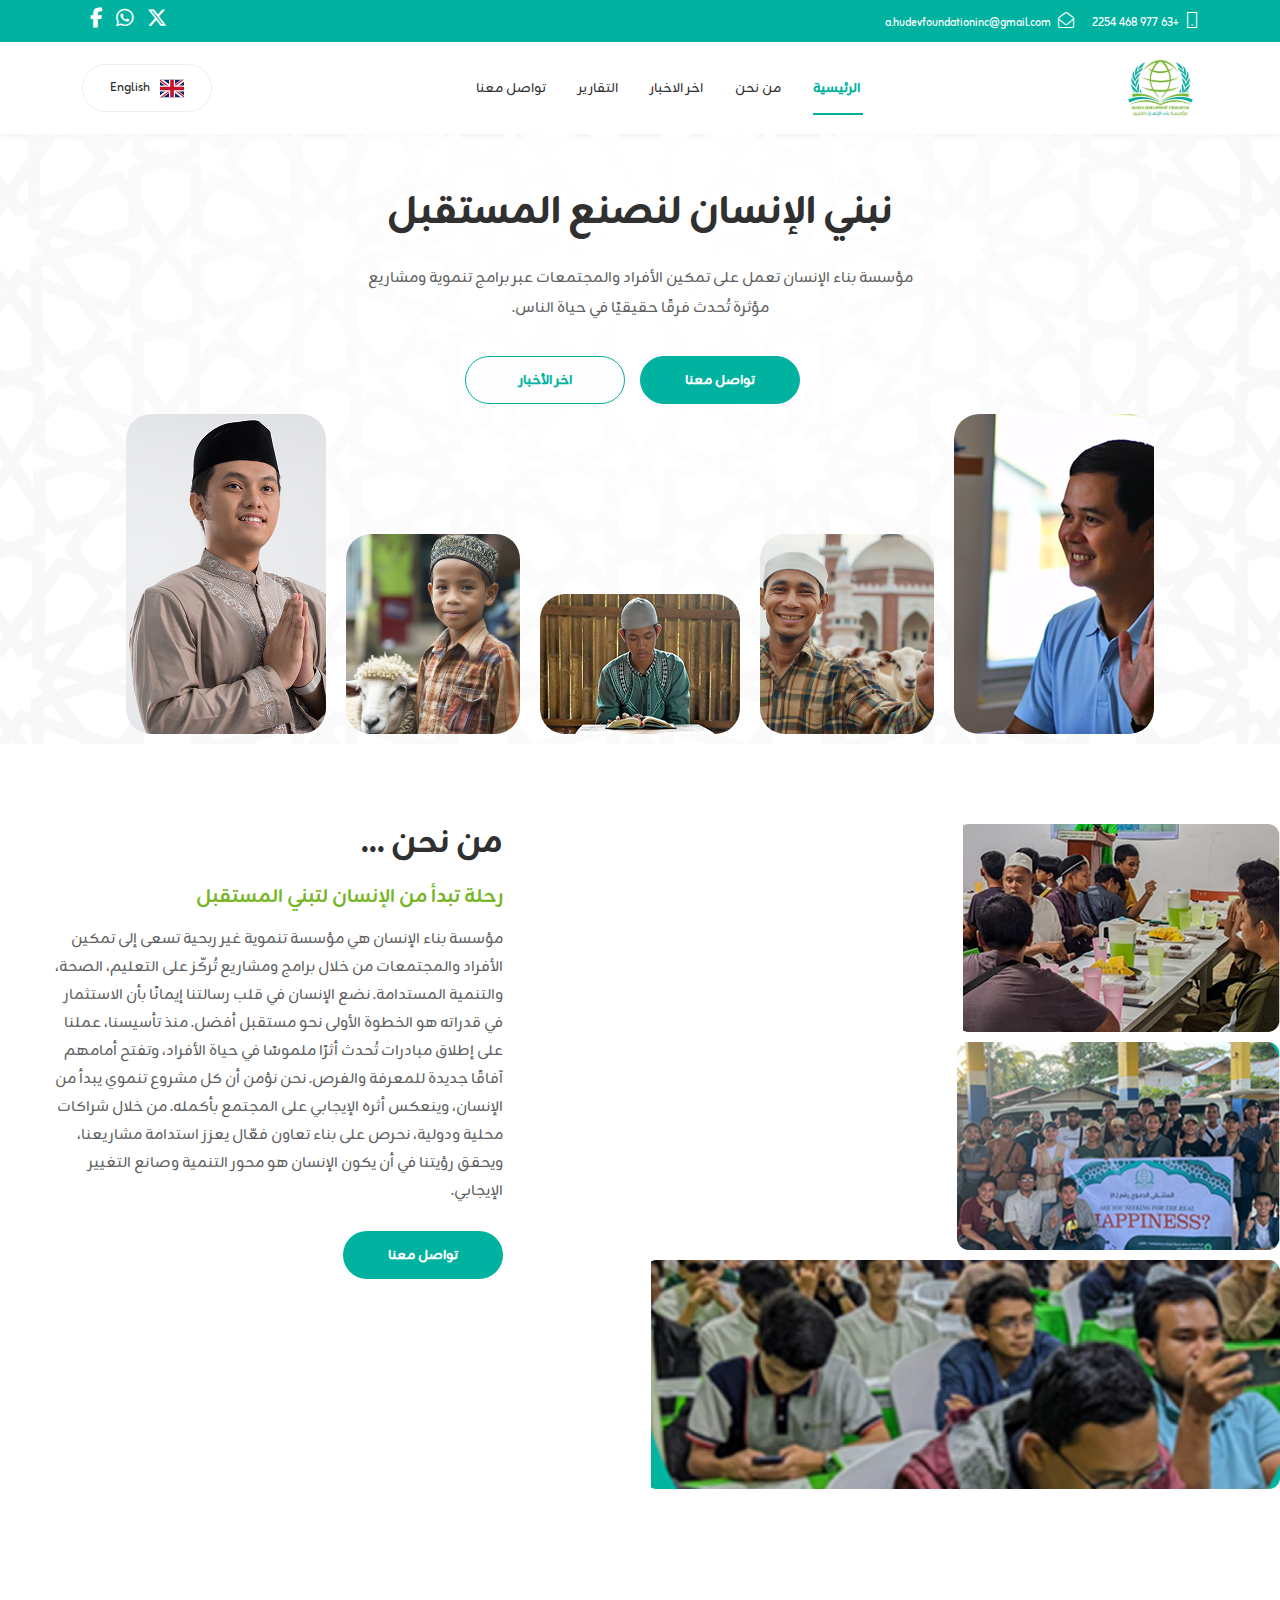
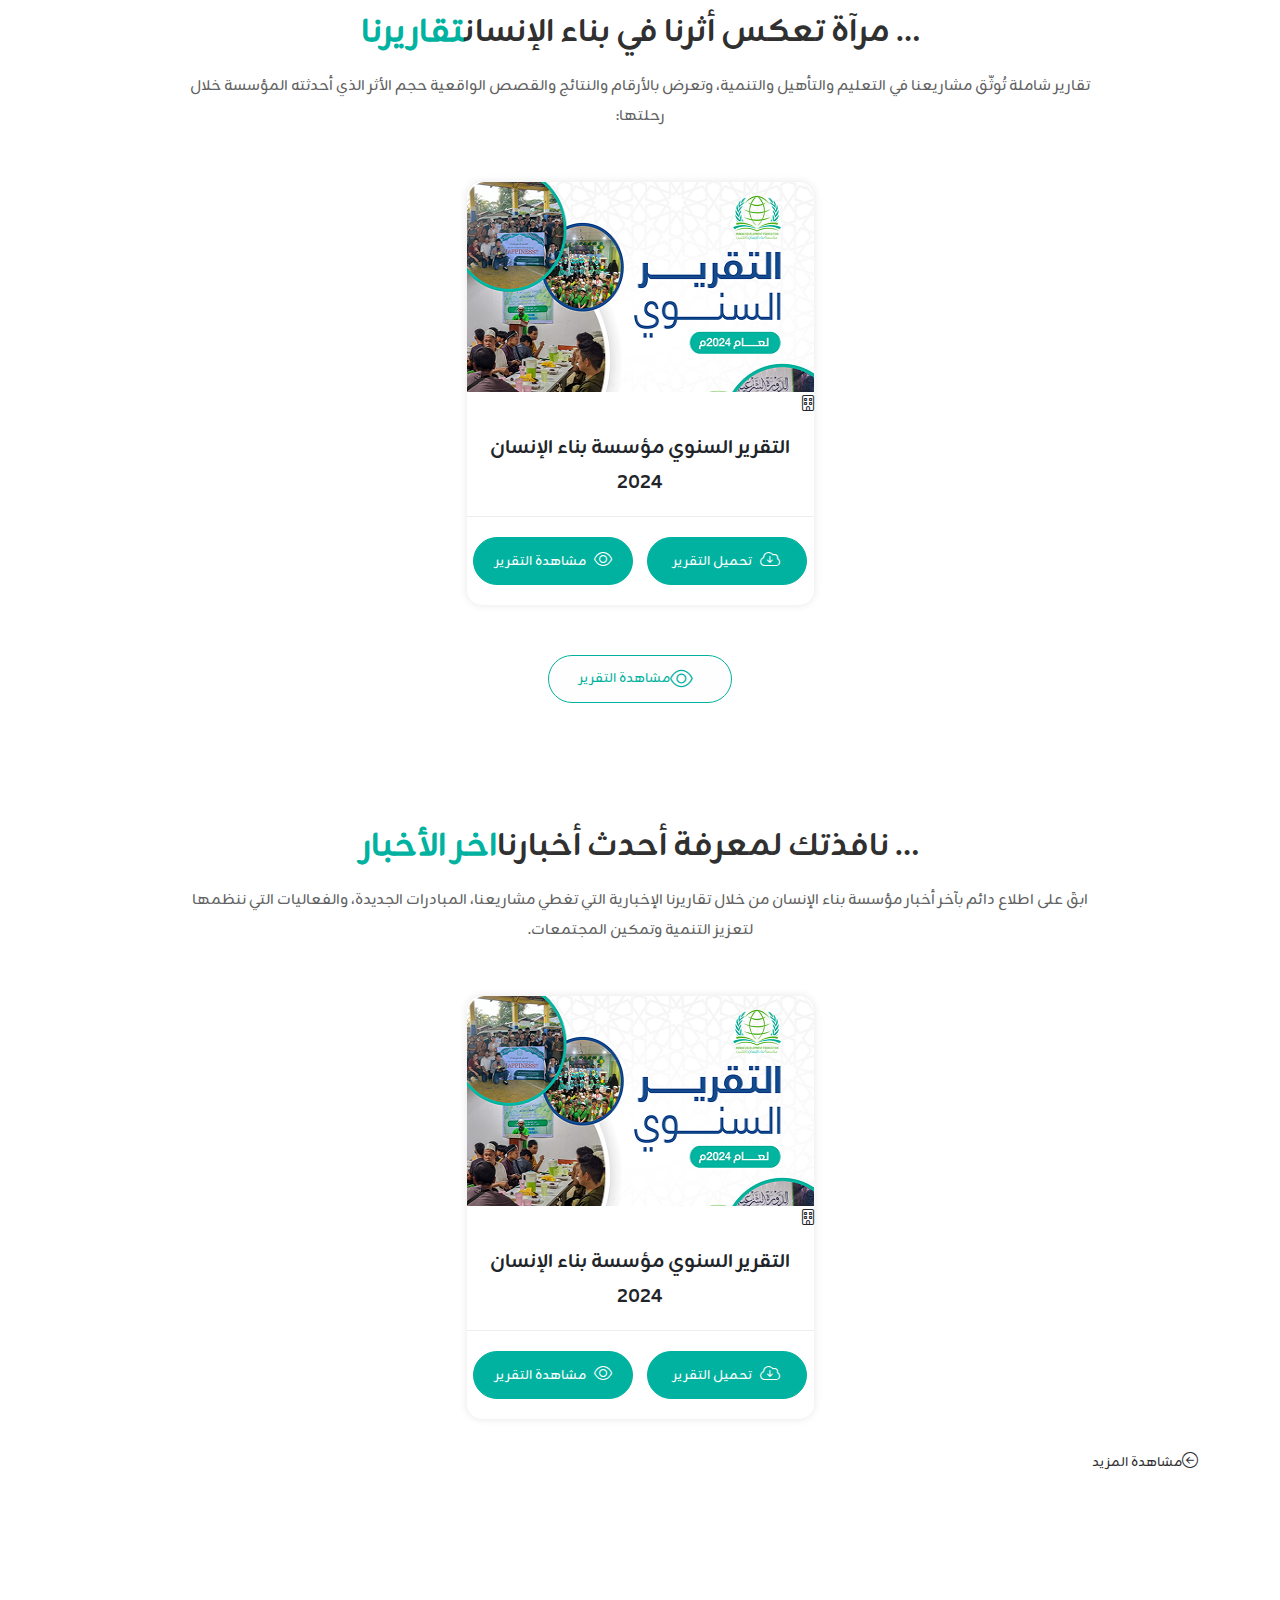
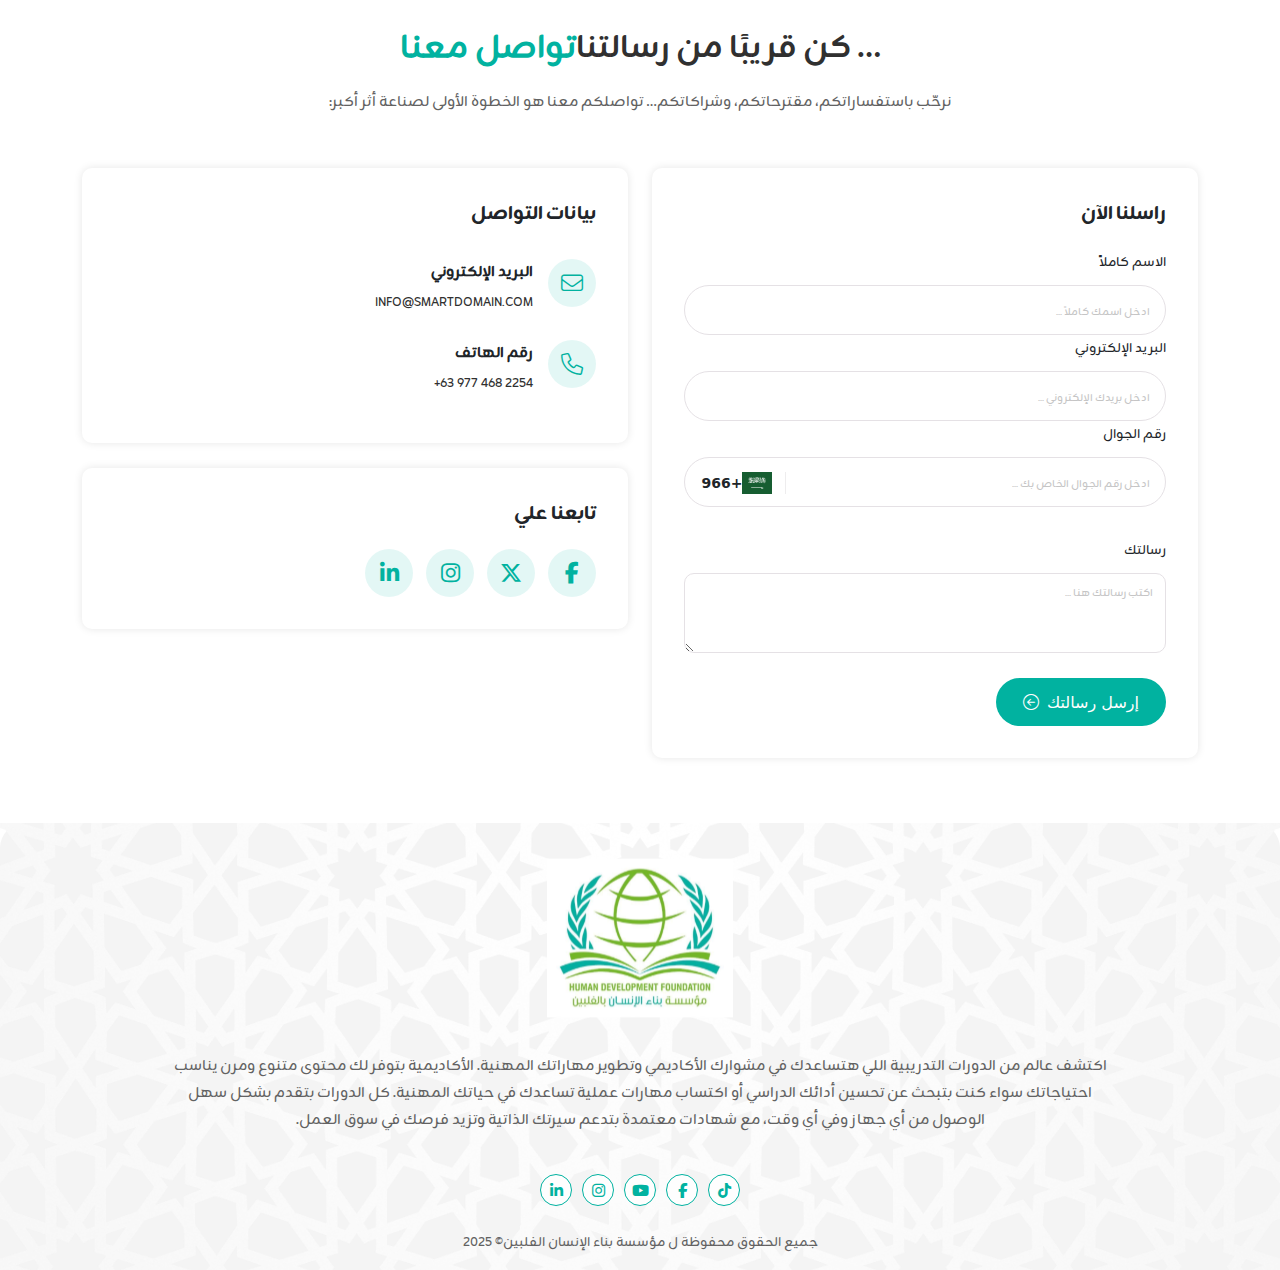
<file: index.html>
<!DOCTYPE html>
<html dir="rtl" lang="ar">
  <head>
    <meta charset="UTF-8" />
    <meta name="viewport" content="width=device-width, initial-scale=1, shrink-to-fit=no, user-scalable=no"
    />
    <title>HUMAN DEVELOPMENT FOUNDATION</title>
    <link rel="shortcut icon" type="img/png" href="images/fav.png" />    
    <link rel="stylesheet" href="css/bootstrap.rtl.min.css" />
    <link rel="stylesheet" href="css/owl.carousel.min.css">
    <link rel="stylesheet" href="css/fontawesome.min.css" />
    <link rel="stylesheet" href="css/main.css" />
  </head>
  <body>
        <div class="overlay" id="closeNav"></div>
    <!-- Start Header -->
      <header>
    <div class="top-head">
              <div class="head-contacts">
                        <div class="container">
                            <div class="head-contacts">
                              <div class="top-head-contacts">
                                    <a href="tel:00966590420242">
                                      <i class="fa-sharp fa-light fa-mobile-button"></i>
                                      +63 977 468 2254
                                    </a>
                        
                                    <a href="#!">
                                    <i class="fa-light fa-envelope-open"></i>
                                    a.hudevfoundationinc@gmail.com
                                    </a>
                              </div>
                    
                                <div class="top-social">
                                    <a href="#!" class="social-link fixall"><i class="fa-brands fa-x-twitter"></i></a>
                                    <a href="#!" class="social-link fixall "><i class="fa-brands fa-whatsapp"></i></a>
                                    <a href="#!" class="social-link fixall"><i class="fa-brands fa-facebook-f"></i></a>
                                </div>
                            </div>
                        </div>
                </div>
      <div class="container">

        <div class="top-head-flex">
          <div class="logo-head">
              <a href="index.html">
                <img src="images/logo.svg" class="img-fluid" alt="HUMAN DEVELOPMENT FOUNDATION">
              </a>
          </div>
            <div class="menu-head">
              <div class="menu">
                <ul class="list-unstyled list-inline">
                  <li>
                      <a href="#!" class="active">الرئيسية</a>
                  </li>
                  <li>
                      <a href="#!" >من نحن</a>
                  </li>
                  <li>
                      <a href="#!" >اخر الاخبار</a>
                  </li>
                  <li>
                      <a href="services.html" >التقارير</a>
                  </li>
                  <li>
                      <a href="latest.html" >تواصل معنا</a>
                  </li>
                </ul>
              </div>
            </div>
            <div class="button-head">

              <a href="#!" class="lang-head">
                <img src="images/uk.svg" class="img-fluid" alt="lang"> English

              </a>
              <div class="side-menu">
                <div id="mySidenav" class="sidenav">
                    <a href="javascript:void(0)" class="closebtn" id="closeNav">&times;</a>
                    <ul class="list-unstyled">
                        <li>
                        <a href="#!" class="active">الرئيسية</a>
                        </li>
                        <li>
                            <a href="#!" >من نحن</a>
                        </li>
                        <li>
                            <a href="#!" >اخر الاخبار</a>
                        </li>
                        <li>
                            <a href="services.html" >التقارير</a>
                        </li>
                        <li>
                            <a href="latest.html" >تواصل معنا</a>
                        </li>
    
                    </ul>

                </div>
           
                <span id="openNav">
                   
                        <div class="open-side">
                          <i class="fa-solid fa-bars-staggered"></i>
                        </div>
                    
            
                </span>
              </div>
            </div>
        </div>
      </div>
    </div>
      </header>
    <!-- End Header -->
     <section class="home-section">
        <div class="container">
            <div class="home-content">
                <h1>نبني الإنسان لنصنع المستقبل</h1>
                <p>مؤسسة بناء الإنسان تعمل على تمكين الأفراد والمجتمعات عبر برامج تنموية ومشاريع مؤثرة تُحدث فرقًا حقيقيًا في حياة الناس.</p>
                <div class="home-contect-link">
                  <a href="#!" class="link-main">تواصل معنا</a>
                  <a href="#!" class="link-sec">اخر الأخبار</a>
                </div>
            </div>
            <div class="home-photo">
              <img src="images/header1.png" class="img-fluid one" alt="home-photo">
              <img src="images/header2.png" class="img-fluid sec" alt="home-photo">
              <img src="images/header3.png" class="img-fluid thirt" alt="home-photo">
              <img src="images/header4.png" class="img-fluid sec" alt="home-photo">
              <img src="images/header5.png" class="img-fluid one" alt="home-photo">
            </div>
        </div>
      </section>
            <!-- About-Home -->
    <section class="about-home-section">

        <div class="about-home-flex">
          <div class="about-home-photo">
            <div class="about-photo-flex">
              <img src="images/about1.png" class="img-fluid" alt="#">
              <img src="images/about-2.png" class="img-fluid" alt="#">
              <img src="images/about-3.png" class="img-fluid" alt="#">
            </div>
            
          </div>
          <div class="about-home-title">
            <h3 class="">من نحن ...</h3>
            <span>رحلة تبدأ من الإنسان لتبني المستقبل</span>
            <p class="about-content">
             مؤسسة بناء الإنسان هي مؤسسة تنموية غير ربحية تسعى إلى تمكين الأفراد والمجتمعات من خلال برامج ومشاريع تُركّز على التعليم، الصحة، والتنمية المستدامة. نضع الإنسان في قلب رسالتنا إيمانًا بأن الاستثمار في قدراته هو الخطوة الأولى نحو مستقبل أفضل.
منذ تأسيسنا، عملنا على إطلاق مبادرات تُحدث أثرًا ملموسًا في حياة الأفراد، وتفتح أمامهم آفاقًا جديدة للمعرفة والفرص. نحن نؤمن أن كل مشروع تنموي يبدأ من الإنسان، وينعكس أثره الإيجابي على المجتمع بأكمله.
من خلال شراكات محلية ودولية، نحرص على بناء تعاون فعّال يعزز استدامة مشاريعنا، ويحقق رؤيتنا في أن يكون الإنسان هو محور التنمية وصانع التغيير الإيجابي.
            </p>

            <a href="#!" class="button-about-home">
             تواصل معنا
            </a>
          </div>
          

      </div>
      
    </section>
   <!-- About-Home -->
        <!-- start Services-Home -->
     <section class="services-home-section">
        <div class="container">
          <div class="services-home-title">
            <h3> … مرآة تعكس أثرنا في بناء الإنسان<span>تقاريرنا</span></h3>
            <p>تقارير  شاملة تُوثّق مشاريعنا في التعليم والتأهيل والتنمية، وتعرض بالأرقام والنتائج والقصص الواقعية حجم الأثر الذي أحدثته المؤسسة خلال رحلتها:</p>
          </div>
              <div class="services-blogs-home">
                <div class="service-flex">
                  <div class="service-item">
                    <div class="service-photo">
                      <img src="images/re1.png" class="img-fluid" alt="#">
                    </div>
                    <div class="service-title">
                      <i class="fa-light fa-building"></i>
                      <h4>التقرير السنوي مؤسسة بناء الإنسان ٢٠٢٤</h4>
                        <div class="service-link">
                          <a href="./pdf/55.pdf" class="serv-down" target="blank"><i class="fa-light fa-cloud-arrow-down"></i>تحميل التقرير</a>
                          <a href="#!" class="serv-down" target="blank"><i class="fal fa-eye"></i>مشاهدة التقرير</a>
                        </div>
                    </div>
                  </div>

                </div>
              </div>

              <div class="service-more-link">
                  <a href="#!" class="serv-down" target="blank"><i class="fal fa-eye"></i>مشاهدة التقرير</a>
              </div>
        </div>
      </section>
    <!-- End Services-Home -->
             <!-- start news-Home -->
     <section class="news-home-section">
        <div class="container">
          <div class="services-home-title">
            <h3> … نافذتك لمعرفة أحدث أخبارنا<span>اخر الأخبار</span></h3>
            <p>ابقَ على اطلاع دائم بآخر أخبار مؤسسة بناء الإنسان من خلال تقاريرنا الإخبارية التي تغطي مشاريعنا، المبادرات الجديدة، والفعاليات التي ننظمها لتعزيز التنمية وتمكين المجتمعات.</p>
          </div>
           <div class="services-blogs-home">
                <div class="service-flex">
                  <div class="service-item">
                    <div class="service-photo">
                      <img src="images/re1.png" class="img-fluid" alt="#">
                    </div>
                    <div class="service-title">
                      <i class="fa-light fa-building"></i>
                      <h4>التقرير السنوي مؤسسة بناء الإنسان ٢٠٢٤</h4>
                        <div class="service-link">
                          <a href="./pdf/55.pdf" class="serv-down" target="blank"><i class="fa-light fa-cloud-arrow-down"></i>تحميل التقرير</a>
                          <a href="#!" class="serv-down" target="blank"><i class="fal fa-eye"></i>مشاهدة التقرير</a>
                        </div>
                    </div>
                  </div>

                </div>
              </div>

              <div class="news-more-link">
                  <a href="#!" class="news-down" target="blank"><i class="fal fa-arrow-circle-left"></i>مشاهدة المزيد</a>
              </div>
        </div>
     </section>  
      <!-- end news-Home -->
              <!-- Start Contact-home-section -->
        <section class="conatct-home-section">
            <div class="container">
                    <div class="services-home-title">
                      <h3>… كن قريبًا من رسالتنا<span>تواصل معنا</span></h3>
                      <p>نرحّب باستفساراتكم، مقترحاتكم، وشراكاتكم… تواصلكم معنا هو الخطوة الأولى لصناعة أثر أكبر:</p>
                    </div>
              <div class="row">
                    <div class="col-md-6">
                      <div class="contact-form">
                        <h4>راسلنا الآن</h4>
                        <form action="#" method="post">
                            <div class="form-group cont">
                                <label for="name">الاسم كاملاً</label>
                                <input type="text" class="form-control" id="name" name="name" placeholder="ادخل اسمك كاملاً ..." required> 
                            </div> 
                            <div class="form-group cont">
                                <label for="email">البريد الإلكتروني</label>
                                <input type="email" class="form-control" id="email" name="email" placeholder="ادخل بريدك الإلكتروني ..." required>     
                            </div>
                            <div class="form-group cont coun">
                              <label for="phone">رقم الجوال</label>
                              <input type="tel" class="form-control" id="phone" name="phone" placeholder="ادخل رقم الجوال الخاص بك ..." required>  
                              <div class="county-code">
                                <img src="images/sa.svg" class="img-fluid" alt="#">
                                <div class="county-text">+966</div>
                              </div>
                            </div>
                            
                            <div class="form-group one">
                              <label for="message">رسالتك</label>
                              <textarea class="form-control" id="message" name="message" rows="4" placeholder="اكتب رسالتك هنا ..." required></textarea>
                            </div>
                            <button type="submit" class="submit-form">إرسل رسالتك <i class="fal fa-arrow-circle-left"></i></button>
                        </form>      
                      </div>
                    </div>  
                <div class="col-md-6">
                  <div class="contact-form">
                    <div class="contact-info">
                      <h4>بيانات التواصل</h4>
                             <ul class="list-unstyled f-ti">
                               <li>
                                    <i class="fa-light fa-envelope"></i>
                                    <div class="con-flex">
                                      <p>البريد الإلكتروني</p>
                                      <span>INFO@SMARTDOMAIN.COM</span>
                                    </div>
                                </li>
                                <li>
                                    <i class="fa-light fa-phone"></i>
                                    <div class="con-flex">
                                      <p>رقم الهاتف</p>
                                      <span>+63 977 468 2254</span>
                                    </div>
                                </li>
                               
                              </ul>
                    </div>
                  </div>
                  <div class="contact-form">
                     <h4>تابعنا علي</h4>
                     <div class="social-flex">
                          <a href="#"><i class="fab fa-facebook-f"></i></a>
                          <a href="#"><i class="fab fa-x-twitter"></i></a>
                          <a href="#"><i class="fab fa-instagram"></i></a>
                          <a href="#"><i class="fab fa-linkedin-in"></i></a>
                     </div>
                  </div>
                </div>
              </div>
          </div>
        </section>
       <!-- End Contact-home-section -->

       <footer>
          <div class="container">
            <div class="footer-flex">
                  <div class="footer-logo">
                      <a href="index.html">
                        <img src="images/logo.svg" class="img-fluid" alt="HUMAN DEVELOPMENT FOUNDATION">
                      </a>  
                  </div>
                  <div class="footer-contacts">
                    <p>
                      اكتشف عالم من الدورات التدريبية اللي هتساعدك في مشوارك الأكاديمي وتطوير مهاراتك المهنية. الأكاديمية بتوفر لك محتوى متنوع ومرن يناسب احتياجاتك سواء كنت بتبحث عن تحسين أدائك الدراسي أو اكتساب مهارات عملية تساعدك في حياتك المهنية. كل الدورات بتقدم بشكل سهل الوصول من أي جهاز وفي أي وقت، مع شهادات معتمدة بتدعم سيرتك الذاتية وتزيد فرصك في سوق العمل.
                    </p>
                  </div>
                  <div class="foot-social-flex">
                          <a href="#"><i class="fab fa-tiktok"></i></a>
                          <a href="#"><i class="fab fa-facebook-f"></i></a>
                          <a href="#"><i class="fab fa-youtube"></i></a>
                          <a href="#"><i class="fab fa-instagram"></i></a>
                          <a href="#"><i class="fab fa-linkedin-in"></i></a>
                  </div>
              </div>
              <div class="footer-copy">
                <p>جميع الحقوق محفوظة ل مؤسسة بناء الإنسان الفلبين&copy;  2025</p>
              </div>
          </div>
        </footer>

    <script src="js/jquery.min.js"></script>
    <script src="js/bootstrap.min.js"></script>
    <script src="js/owl.carousel.min.js"></script>
    <script src="js/main.js"></script>
  </body>
  </html>
</file>
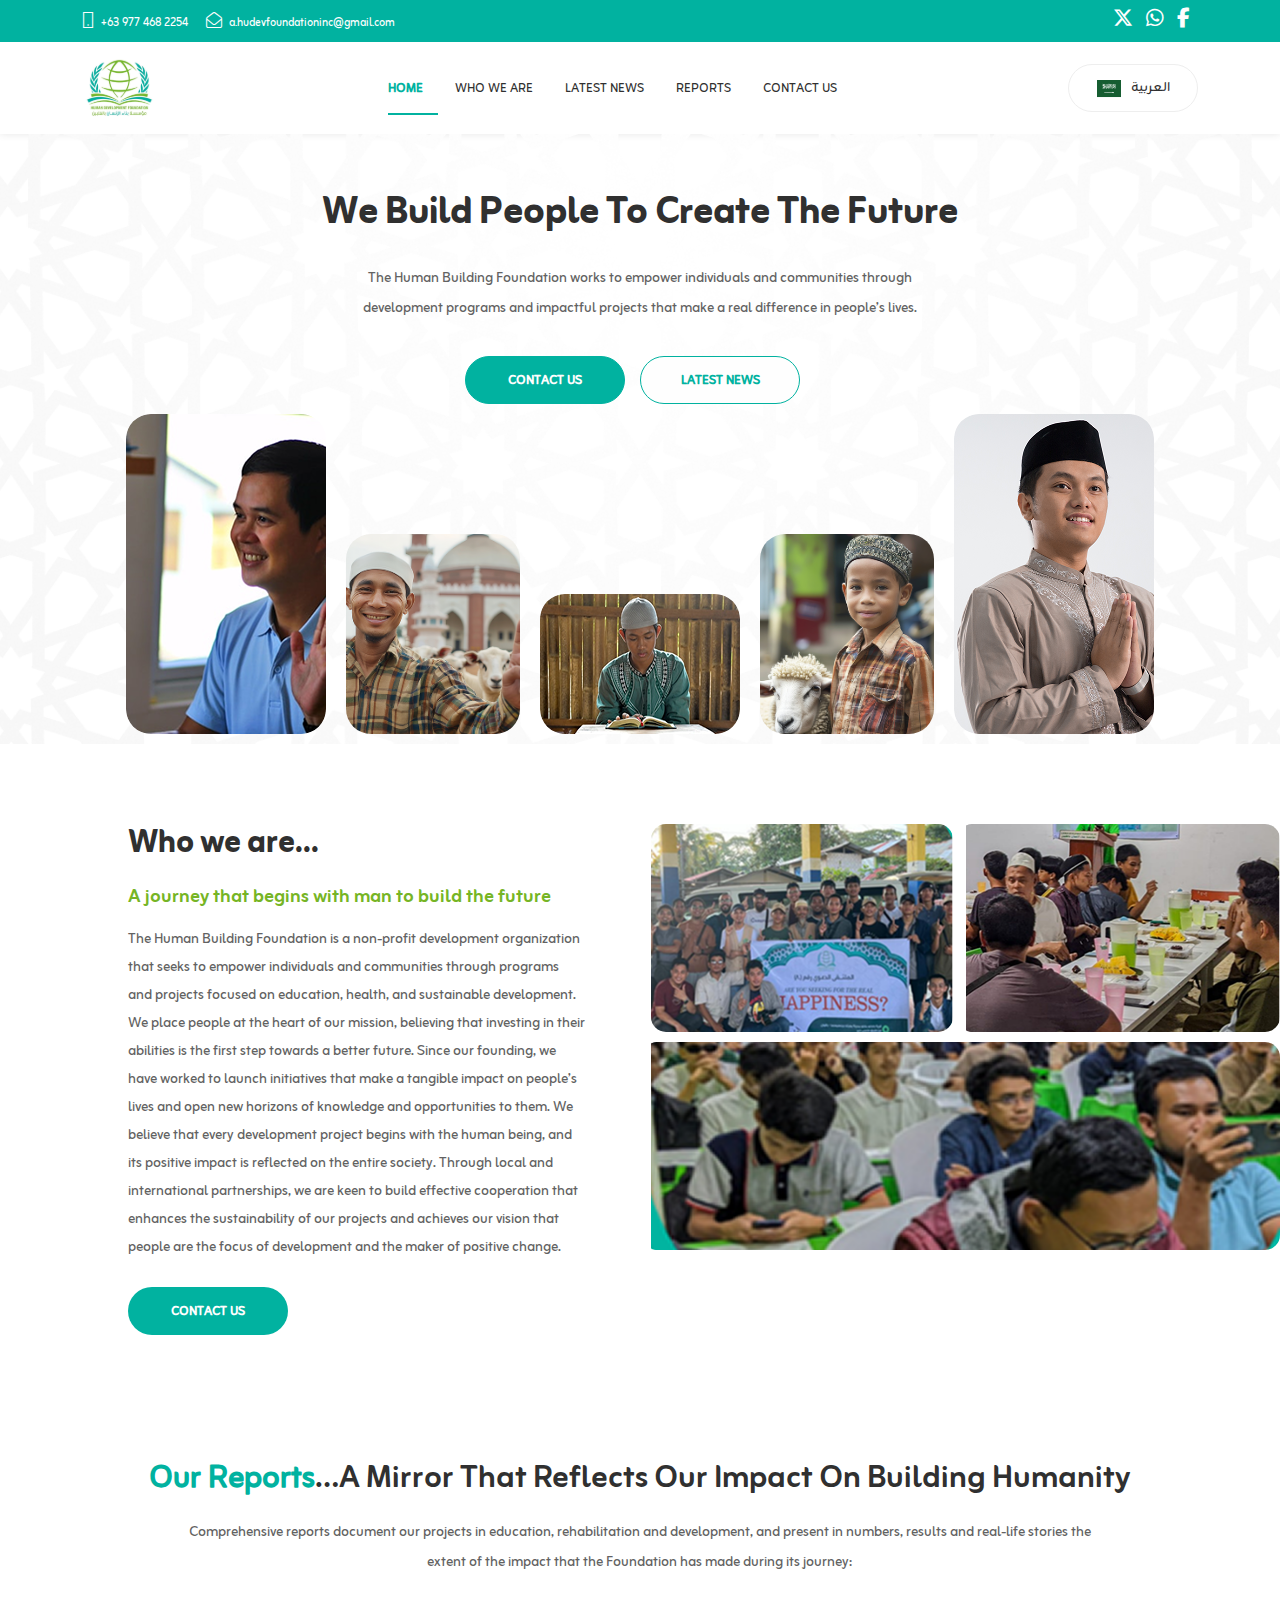
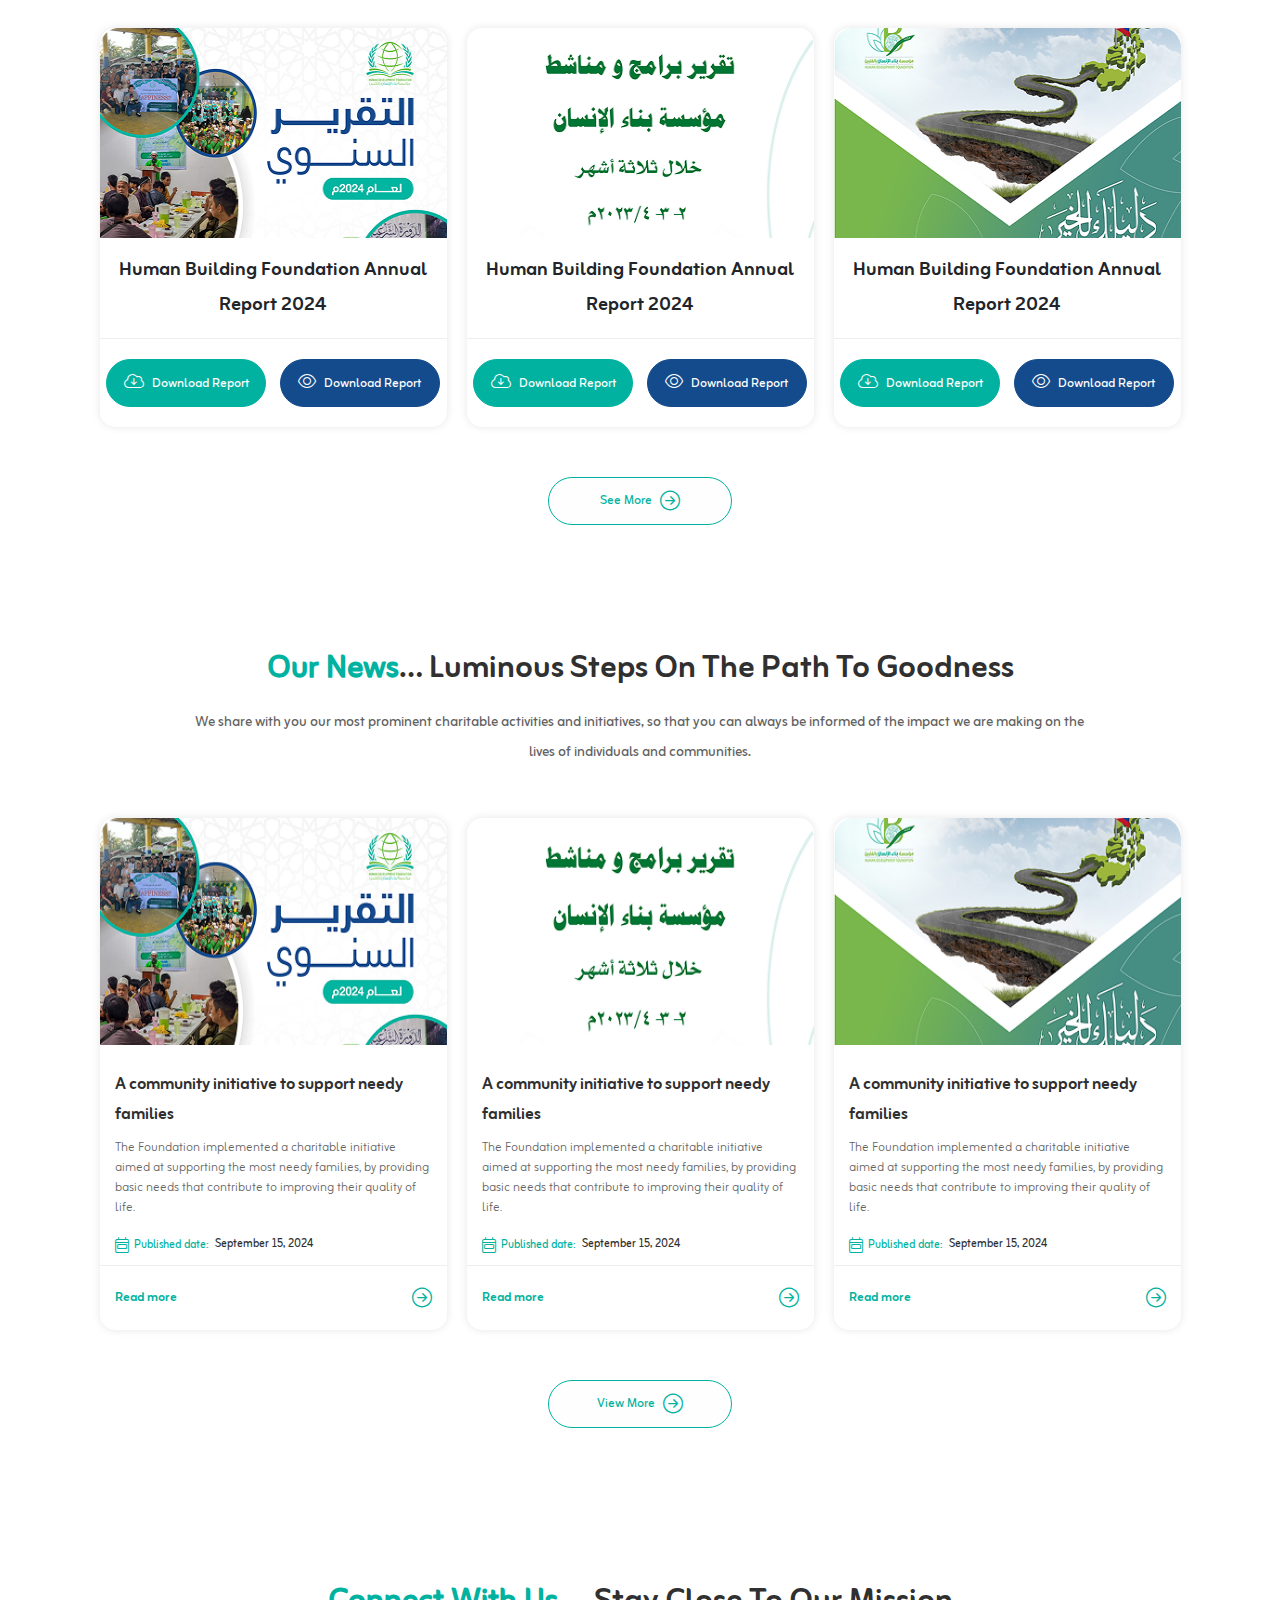
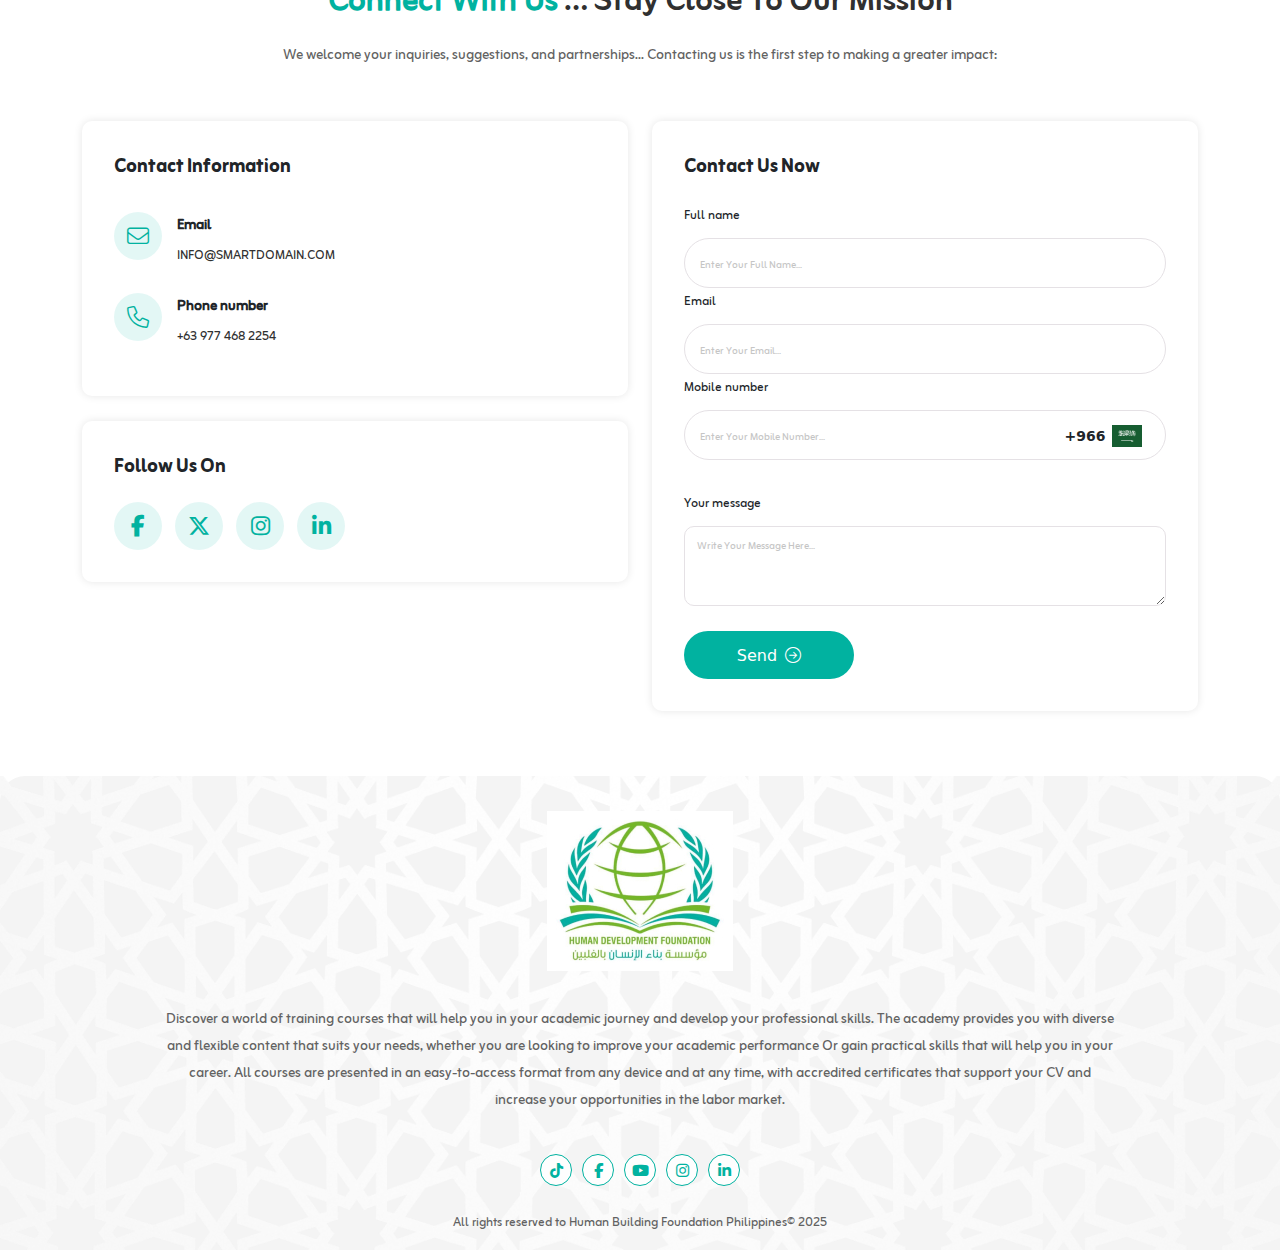
<file: index-en.html>
<!DOCTYPE html>
<html dir="ltr" lang="en">
  <head>
    <meta charset="UTF-8" />
    <meta name="viewport" content="width=device-width, initial-scale=1, shrink-to-fit=no, user-scalable=no"
    />
    <title>HUMAN DEVELOPMENT FOUNDATION</title>
    <link rel="shortcut icon" type="img/png" href="images/fav.png" />    
    <link rel="stylesheet" href="css/bootstrap.min.css" />
    <link rel="stylesheet" href="css/fontawesome.min.css" />
    <link rel="stylesheet" href="css/main.css" />
  </head>
  <body>
        <div class="overlay" id="closeNav"></div>
    <!-- Start Header -->
      <header>
    <div class="top-head">
              <div class="head-contacts">
                        <div class="container">
                            <div class="head-contacts">
                              <div class="top-head-contacts">
                                    <a href="tel:00966590420242">
                                      <i class="fa-sharp fa-light fa-mobile-button"></i>
                                      <span>+63 977 468 2254</span>
                                    </a>
                        
                                    <a href="#!">
                                    <i class="fa-light fa-envelope-open"></i>
                                    <span> a.hudevfoundationinc@gmail.com</span>
                                   
                                    </a>
                              </div>
                    
                                <div class="top-social">
                                    <a href="#!" class="social-link fixall"><i class="fa-brands fa-x-twitter"></i></a>
                                    <a href="#!" class="social-link fixall "><i class="fa-brands fa-whatsapp"></i></a>
                                    <a href="#!" class="social-link fixall"><i class="fa-brands fa-facebook-f"></i></a>
                                </div>
                            </div>
                        </div>
                </div>
      <div class="container">

        <div class="top-head-flex">
          <div class="logo-head">
              <a href="index.html">
                <img src="images/logo.svg" class="img-fluid" alt="HUMAN DEVELOPMENT FOUNDATION">
              </a>
          </div>
            <div class="menu-head">
              <div class="menu">
                <ul class="list-unstyled list-inline">
                  <li>
                      <a href="#!" class="active">Home</a>
                  </li>
                  <li>
                      <a href="#!" >Who we are</a>
                  </li>
                  <li>
                      <a href="#!" >Latest news</a>
                  </li>
                  <li>
                      <a href="#!">Reports</a>
                  </li>
                  <li>
                      <a href="#!" >Contact us</a>
                  </li>
                </ul>
              </div>
            </div>
            <div class="button-head">

              <a href="#!" class="lang-head">
                <img src="images/sa.svg" class="img-fluid" alt="lang">العربية

              </a>
              <div class="side-menu">
                <div id="mySidenav" class="sidenav">
                    <a href="javascript:void(0)" class="closebtn" id="closeNav">&times;</a>
                    <ul class="list-unstyled">
                         <li>
                      <a href="#!">Home</a>
                        </li>
                        <li>
                            <a href="#!" >Who we are</a>
                        </li>
                        <li>
                            <a href="#!" >Latest news</a>
                        </li>
                        <li>
                            <a href="#!">Reports</a>
                        </li>
                        <li>
                            <a href="#!" >Contact us</a>
                        </li>
                        <li>
                            <a href="#!" >العربية</a>
                        </li>
                        
                    </ul>

                </div>
           
                <span id="openNav">
                   
                        <div class="open-side">
                          <i class="fa-solid fa-bars-staggered"></i>
                        </div>
                    
            
                </span>
              </div>
            </div>
        </div>
      </div>
    </div>
      </header>
    <!-- End Header -->
     <section class="home-section">
        <div class="container">
            <div class="home-content">
               <h1>We build people to create the future</h1>
                <p>The Human Building Foundation works to empower individuals and communities through development programs and impactful projects that make a real difference in people’s lives.</p>
                <div class="home-contect-link">
                 <a href="#!" class="link-main">Contact us</a>
                  <a href="#!" class="link-sec">Latest News</a>
                </div>
            </div>
            <div class="home-photo">
              <img src="images/header1.png" class="img-fluid one" alt="home-photo">
              <img src="images/header2.png" class="img-fluid sec" alt="home-photo">
              <img src="images/header3.png" class="img-fluid thirt" alt="home-photo">
              <img src="images/header4.png" class="img-fluid sec" alt="home-photo">
              <img src="images/header5.png" class="img-fluid one" alt="home-photo">
            </div>
        </div>
      </section>
            <!-- About-Home -->
    <section class="about-home-section">

        <div class="about-home-flex">
          
          <div class="about-home-title">
           <h3>Who we are...</h3>
            <span>A journey that begins with man to build the future</span>
                    <p class="about-content"> 
                      The Human Building Foundation is a non-profit development organization that seeks to empower individuals and communities through programs and projects focused on education, health, and sustainable development. We place people at the heart of our mission, believing that investing in their abilities is the first step towards a better future.
                      Since our founding, we have worked to launch initiatives that make a tangible impact on people’s lives and open new horizons of knowledge and opportunities to them. We believe that every development project begins with the human being, and its positive impact is reflected on the entire society.
                      Through local and international partnerships, we are keen to build effective cooperation that enhances the sustainability of our projects and achieves our vision that people are the focus of development and the maker of positive change.

                    </p>

            <a href="#!" class="button-about-home">
                Contact us
            </a>
          </div>
          <div class="about-home-photo">
            <div class="about-photo-flex">
              <img src="images/about-2.png" class="img-fluid one" alt="#">
              <img src="images/about1.png" class="img-fluid sec" alt="#">
              <img src="images/about-3.png" class="img-fluid thirt" alt="#">
            </div>
          </div>

      </div>
      
    </section>
   <!-- About-Home -->
        <!-- start Services-Home -->
     <section class="services-home-section">
        <div class="container">
          <div class="services-home-title">
            <h3><span>Our reports</span>…a mirror that reflects our impact on building humanity</h3>
            <p>Comprehensive reports document our projects in education, rehabilitation and development, and present in numbers, results and real-life stories the extent of the impact that the Foundation has made during its journey:</p>
          </div>
              <div class="services-blogs-home">
                <div class="service-flex">

                   <div class="service-item">
                    <div class="service-photo">
                      <img src="images/re1.png" class="img-fluid" alt="#">
                    </div>
                    <div class="service-title">
                      <h4>Human Building Foundation Annual Report 2024</h4>
                        <div class="service-link">
                          <a href="./pdf/55.pdf" class="serv-down" target="blank"><i class="fa-light fa-cloud-arrow-down"></i>Download Report</a>
                          <a href="#!" class="serv-report" target="blank"><i class="fal fa-eye"></i>Download Report</a>
                        </div>
                    </div>
                  </div>
                  <div class="service-item">
                    <div class="service-photo">
                      <img src="images/re2.png" class="img-fluid" alt="#">
                    </div>
                    <div class="service-title">
                      <h4>Human Building Foundation Annual Report 2024</h4>
                        <div class="service-link">
                          <a href="./pdf/55.pdf" class="serv-down" target="blank"><i class="fa-light fa-cloud-arrow-down"></i>Download Report</a>
                          <a href="#!" class="serv-report" target="blank"><i class="fal fa-eye"></i>Download Report</a>
                        </div>
                    </div>
                  </div>
                 
                  <div class="service-item">
                    <div class="service-photo">
                      <img src="images/re3.png" class="img-fluid" alt="#">
                    </div>
                    <div class="service-title">
                      <h4>Human Building Foundation Annual Report 2024</h4>
                        <div class="service-link">
                          <a href="./pdf/55.pdf" class="serv-down" target="blank"><i class="fa-light fa-cloud-arrow-down"></i>Download Report</a>
                          <a href="#!" class="serv-report" target="blank"><i class="fal fa-eye"></i>Download Report</a>
                        </div>
                    </div>
                  </div>
                 
                </div>
              </div>

              <div class="service-more-link">
                  <a href="#!" target="blank">See more<i class="fal fa-arrow-circle-left"></i></a>
              </div>
        </div>
      </section>
    <!-- End Services-Home -->
             <!-- start news-Home -->
     <section class="news-home-section">
        <div class="container">
          <div class="services-home-title">
            <h3><span>Our News</span>… Luminous steps on the path to goodness</h3>
            <p>We share with you our most prominent charitable activities and initiatives, so that you can always be informed of the impact we are making on the lives of individuals and communities.
              
            </p>
          </div>
              <div class="news-blogs-home">
                    <div class="news-flex">
                      <div class="news-item">
                        <div class="news-photo">
                          <img src="images/re1.png" class="img-fluid" alt="#">
                        </div>
                        <div class="news-title">
                          <h4>A community initiative to support needy families</h4>
                          <p>The Foundation implemented a charitable initiative aimed at supporting the most needy families, by providing basic needs that contribute to improving their quality of life.</p>
                            <div class="news-date">
                              <i class="fal fa-calendar-week"></i>
                             <h4>Published date: </h4>
                              <span>September 15, 2024</span>
                            </div>
                        </div>
                        <div class="news-link">
                          <a href="#!" target="blank">Read more<i class="fal fa-arrow-circle-left"></i></a>
                        </div>
                      </div>
                      <div class="news-item">
                        <div class="news-photo">
                          <img src="images/re2.png" class="img-fluid" alt="#">
                        </div>
                        <div class="news-title">
                          <h4>A community initiative to support needy families</h4>
                          <p>The Foundation implemented a charitable initiative aimed at supporting the most needy families, by providing basic needs that contribute to improving their quality of life.</p>
                            <div class="news-date">
                              <i class="fal fa-calendar-week"></i>
                             <h4>Published date: </h4>
                              <span>September 15, 2024</span>
                            </div>
                        </div>
                        <div class="news-link">
                          <a href="#!" target="blank">Read more<i class="fal fa-arrow-circle-left"></i></a>
                        </div>
                      </div>
                      <div class="news-item">
                        <div class="news-photo">
                          <img src="images/re3.png" class="img-fluid" alt="#">
                        </div>
                        <div class="news-title">
                           <h4>A community initiative to support needy families</h4>
                          <p>The Foundation implemented a charitable initiative aimed at supporting the most needy families, by providing basic needs that contribute to improving their quality of life.</p>
                            <div class="news-date">
                              <i class="fal fa-calendar-week"></i>
                             <h4>Published date: </h4>
                              <span>September 15, 2024</span>
                            </div>
                        </div>
                        <div class="news-link">
                          <a href="#!" target="blank">Read more<i class="fal fa-arrow-circle-left"></i></a>
                        </div>
                      </div>
                    </div>

                  <div class="service-more-link">
                      <a href="#!" target="blank">View more<i class="fal fa-arrow-circle-left"></i></a>
                  </div>
               </div>   
        </div>
     </section>  
      <!-- end news-Home -->
              <!-- Start Contact-home-section -->
        <section class="conatct-home-section">
            <div class="container">
                   <div class="services-home-title">
                      <h3><span>Connect with us</span> … Stay close to our mission</h3>
                      <p>We welcome your inquiries, suggestions, and partnerships... Contacting us is the first step to making a greater impact:</p>
                    </div>
              <div class="row">
                   <div class="col-md-6">
                  <div class="contact-form">
                    <div class="contact-info">
                      <h4>Contact information</h4>
                             <ul class="list-unstyled f-ti">
                               <li>
                                    <i class="fa-light fa-envelope"></i>
                                    <div class="con-flex">
                                      <p>Email</p>
                                      <span>INFO@SMARTDOMAIN.COM</span>
                                    </div>
                                </li>
                                <li>
                                    <i class="fa-light fa-phone"></i>
                                    <div class="con-flex">
                                     <p>Phone number</p>
                                      <span>+63 977 468 2254</span>
                                    </div>
                                </li>
                               
                              </ul>
                    </div>
                  </div>
                  <div class="contact-form">
                     <h4>Follow us on</h4>
                     <div class="social-flex">
                          <a href="#"><i class="fab fa-facebook-f"></i></a>
                          <a href="#"><i class="fab fa-x-twitter"></i></a>
                          <a href="#"><i class="fab fa-instagram"></i></a>
                          <a href="#"><i class="fab fa-linkedin-in"></i></a>
                     </div>
                  </div>
                </div>
                    <div class="col-md-6">
                      <div class="contact-form">
                       <h4>Contact us now</h4>
                        <form action="#" method="post">
                            <div class="form-group cont">
                                <label for="name">Full name</label>
                                <input type="text" class="form-control" id="name" name="name" placeholder="Enter your full name..." required>
                            </div> 
                            <div class="form-group cont">
                               <label for="email">Email</label>
                                <input type="email" class="form-control" id="email" name="email" placeholder="Enter your email..." required>
                            </div>
                            <div class="form-group cont coun">
                              <label for="phone">Mobile number</label>
                              <input type="tel" class="form-control" id="phone" name="phone" placeholder="Enter your mobile number..." required>  
                              <div class="county-code">
                                <div class="county-text">+966</div>
                                <img src="images/sa.svg" class="img-fluid" alt="#">
                                
                              </div>
                            </div>
                            
                            <div class="form-group one">
                              <label for="message">Your message</label>
                              <textarea class="form-control" id="message" name="message" rows="4" placeholder="Write your message here..." required></textarea>
                            </div>
                           <button type="submit" class="submit-form">Send <i class="fal fa-arrow-circle-left"></i></button>
                        </form>      
                      </div>
                    </div>  
             
              </div>
          </div>
        </section>
       <!-- End Contact-home-section -->

       <footer>
          <div class="container">
            <div class="footer-flex">
                  <div class="footer-logo">
                      <a href="index.html">
                        <img src="images/footer-logo.jpg" class="img-fluid" alt="HUMAN DEVELOPMENT FOUNDATION">
                      </a>  
                  </div>
                  <div class="footer-contacts">
                    <p>
                      Discover a world of training courses that will help you in your academic journey and develop your professional skills. The academy provides you with diverse and flexible content that suits your needs, whether you are looking to improve your academic performance Or gain practical skills that will help you in your career. All courses are presented in an easy-to-access format from any device and at any time, with accredited certificates that support your CV and increase your opportunities in the labor market.
                    </p>
                  </div>
                  <div class="foot-social-flex">
                          <a href="#"><i class="fab fa-tiktok"></i></a>
                          <a href="#"><i class="fab fa-facebook-f"></i></a>
                          <a href="#"><i class="fab fa-youtube"></i></a>
                          <a href="#"><i class="fab fa-instagram"></i></a>
                          <a href="#"><i class="fab fa-linkedin-in"></i></a>
                  </div>
              </div>
              <div class="footer-copy">
                <p>All rights reserved to Human Building Foundation Philippines&copy;  2025</p>
              </div>
          </div>
        </footer>

    <script src="js/jquery.min.js"></script>
    <script src="js/bootstrap.min.js"></script>
    <script src="js/main.js"></script>
  </body>
  </html>
</file>
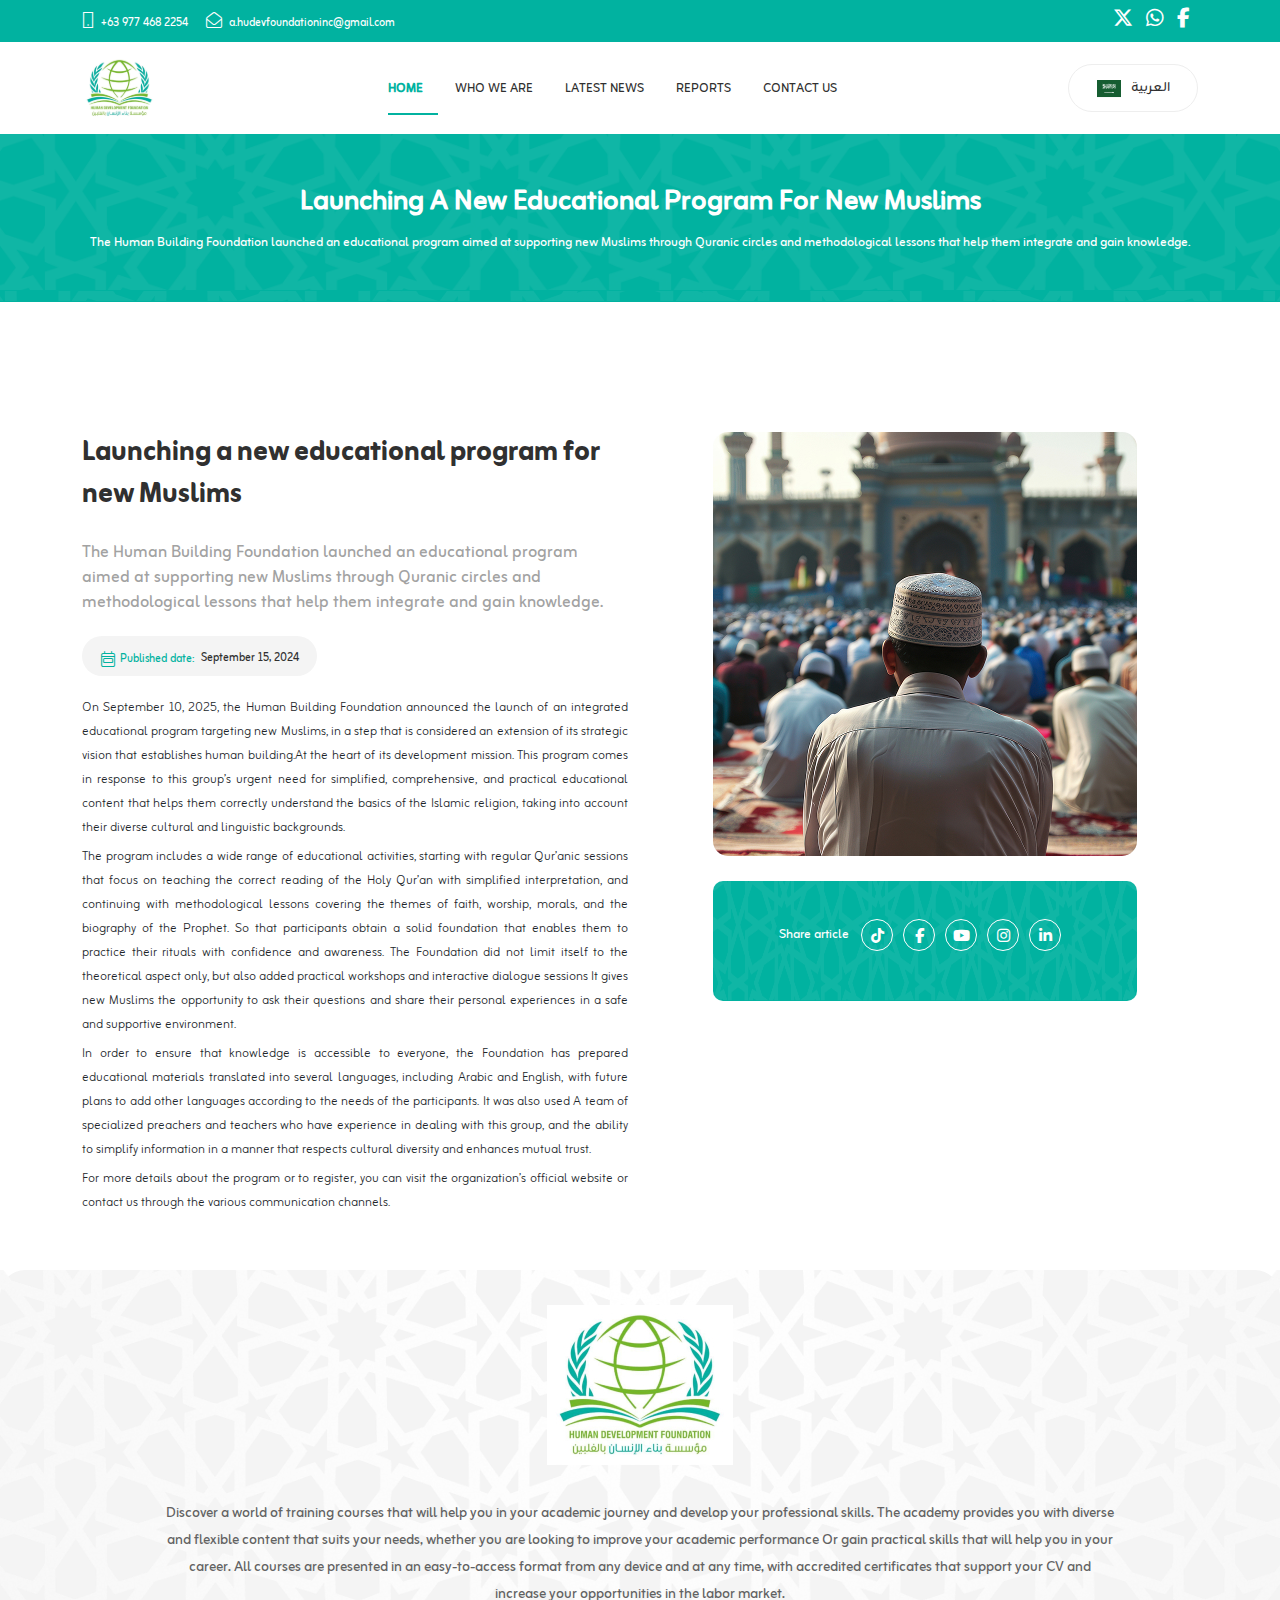
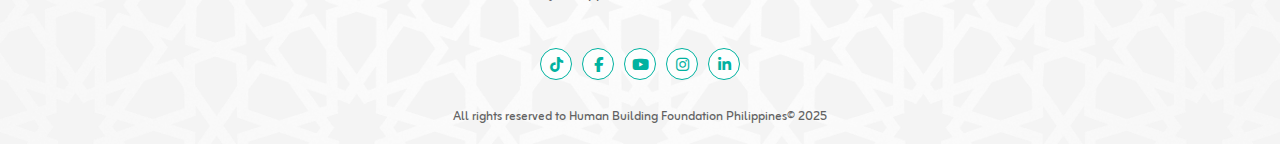
<file: new-details-en.html>
<!DOCTYPE html>
<html dir="ltr" lang="en">
  <head>
    <meta charset="UTF-8" />
    <meta name="viewport" content="width=device-width, initial-scale=1, shrink-to-fit=no, user-scalable=no"
    />
    <title>HUMAN DEVELOPMENT FOUNDATION</title>
    <link rel="shortcut icon" type="img/png" href="images/fav.png" />    
    <link rel="stylesheet" href="css/bootstrap.min.css" />
    <link rel="stylesheet" href="css/fontawesome.min.css" />
    <link rel="stylesheet" href="css/main.css" />
  </head>
  <body>
        <div class="overlay" id="closeNav"></div>
    <!-- Start Header -->
      <header>
    <div class="top-head">
              <div class="head-contacts">
                        <div class="container">
                            <div class="head-contacts">
                              <div class="top-head-contacts">
                                    <a href="tel:00966590420242">
                                      <i class="fa-sharp fa-light fa-mobile-button"></i>
                                      <span>+63 977 468 2254</span>
                                    </a>
                        
                                    <a href="#!">
                                    <i class="fa-light fa-envelope-open"></i>
                                    <span> a.hudevfoundationinc@gmail.com</span>
                                   
                                    </a>
                              </div>
                    
                                <div class="top-social">
                                    <a href="#!" class="social-link fixall"><i class="fa-brands fa-x-twitter"></i></a>
                                    <a href="#!" class="social-link fixall "><i class="fa-brands fa-whatsapp"></i></a>
                                    <a href="#!" class="social-link fixall"><i class="fa-brands fa-facebook-f"></i></a>
                                </div>
                            </div>
                        </div>
                </div>
      <div class="container">

        <div class="top-head-flex">
          <div class="logo-head">
              <a href="index.html">
                <img src="images/logo.svg" class="img-fluid" alt="HUMAN DEVELOPMENT FOUNDATION">
              </a>
          </div>
            <div class="menu-head">
              <div class="menu">
                <ul class="list-unstyled list-inline">
                  <li>
                      <a href="#!" class="active">Home</a>
                  </li>
                  <li>
                      <a href="#!" >Who we are</a>
                  </li>
                  <li>
                      <a href="#!" >Latest news</a>
                  </li>
                  <li>
                      <a href="#!">Reports</a>
                  </li>
                  <li>
                      <a href="#!" >Contact us</a>
                  </li>
                </ul>
              </div>
            </div>
            <div class="button-head">

              <a href="#!" class="lang-head">
                <img src="images/sa.svg" class="img-fluid" alt="lang">العربية

              </a>
              <div class="side-menu">
                <div id="mySidenav" class="sidenav">
                    <a href="javascript:void(0)" class="closebtn" id="closeNav">&times;</a>
                    <ul class="list-unstyled">
                         <li>
                      <a href="#!">Home</a>
                        </li>
                        <li>
                            <a href="#!" >Who we are</a>
                        </li>
                        <li>
                            <a href="#!" >Latest news</a>
                        </li>
                        <li>
                            <a href="#!">Reports</a>
                        </li>
                        <li>
                            <a href="#!" >Contact us</a>
                        </li>
                        <li>
                            <a href="#!" >العربية</a>
                        </li>
                        
                    </ul>

                </div>
           
                <span id="openNav">
                   
                        <div class="open-side">
                          <i class="fa-solid fa-bars-staggered"></i>
                        </div>
                    
            
                </span>
              </div>
            </div>
        </div>
      </div>
    </div>
      </header>
    <!-- End Header -->
         <!-- breadcrumbs -->
    <div class="bread-page">
        <div class="bread-bg">
          <img src="images/bread-bg.png" class="img-fluid" alt="HUMAN DEVELOPMENT FOUNDATION">
        
        <div class="container">
        <div class="bread-content">
              <h3>Launching a new educational program for new Muslims</h3>
                <p>
                  The Human Building Foundation launched an educational program aimed at supporting new Muslims through Quranic circles and methodological lessons that help them integrate and gain knowledge.
                </p>
            </div>
        </div>
        </div>
      </div>
      <!-- breadcrumbs -->
     <!-- Start article -->
        <section class="article-section-page">
            <div class="container">
                <div class="row">
                    <div class="col-lg-6 col-md-6 col-sm-12">
                        <div class="article-content">
                            <h3>Launching a new educational program for new Muslims</h3>
                           <span>The Human Building Foundation launched an educational program aimed at supporting new Muslims through Quranic circles and methodological lessons that help them integrate and gain knowledge.</span>
                           <div class="article-date">
                            <div class="news-date">
                              <i class="fal fa-calendar-week"></i>
                              <h4>Published date: </h4> 
                              <span>September 15, 2024</span>
                            </div>
                           </div>
                           <p>On September 10, 2025, the Human Building Foundation announced the launch of an integrated educational program targeting new Muslims, in a step that is considered an extension of its strategic vision that establishes human building.At the heart of its development mission. This program comes in response to this group’s urgent need for simplified, comprehensive, and practical educational content that helps them correctly understand the basics of the Islamic religion, taking into account their diverse cultural and linguistic backgrounds. </p>
                           <p>The program includes a wide range of educational activities, starting with regular Qur’anic sessions that focus on teaching the correct reading of the Holy Qur’an with simplified interpretation, and continuing with methodological lessons covering the themes of faith, worship, morals, and the biography of the Prophet. So that participants obtain a solid foundation that enables them to practice their rituals with confidence and awareness. The Foundation did not limit itself to the theoretical aspect only, but also added practical workshops and interactive dialogue sessions It gives new Muslims the opportunity to ask their questions and share their personal experiences in a safe and supportive environment.</p>
                           <p>In order to ensure that knowledge is accessible to everyone, the Foundation has prepared educational materials translated into several languages, including Arabic and English, with future plans to add other languages ​​according to the needs of the participants. It was also used A team of specialized preachers and teachers who have experience in dealing with this group, and the ability to simplify information in a manner that respects cultural diversity and enhances mutual trust.</p>
                           <p>For more details about the program or to register, you can visit the organization’s official website or contact us through the various communication channels.</p>

                        </div>
                    </div>
                     <div class="col-lg-6 col-md-6  col-sm-12">
                        <div class="article-photo">
                            <img src="images/article-bg.jpg" alt="" class="img-fluid">
                        </div>
                        <div class="article-social">
                            <img src="images/bread-bg.png" class="img-fluid" alt="">
                            <div class="article-social-flex">
                                
                                  <span>Share article</span>
                                    <a href="#"><i class="fab fa-tiktok"></i></a>
                                    <a href="#"><i class="fab fa-facebook-f"></i></a>
                                    <a href="#"><i class="fab fa-youtube"></i></a>
                                    <a href="#"><i class="fab fa-instagram"></i></a>
                                    <a href="#"><i class="fab fa-linkedin-in"></i></a>
                            </div>
                        </div>
                     </div>
                </div>
            </div>
       </section>
 <!-- End article -->

       <footer>
          <div class="container">
            <div class="footer-flex">
                  <div class="footer-logo">
                      <a href="index.html">
                        <img src="images/footer-logo.jpg" class="img-fluid" alt="HUMAN DEVELOPMENT FOUNDATION">
                      </a>  
                  </div>
                  <div class="footer-contacts">
                    <p>
                      Discover a world of training courses that will help you in your academic journey and develop your professional skills. The academy provides you with diverse and flexible content that suits your needs, whether you are looking to improve your academic performance Or gain practical skills that will help you in your career. All courses are presented in an easy-to-access format from any device and at any time, with accredited certificates that support your CV and increase your opportunities in the labor market.
                    </p>
                  </div>
                  <div class="foot-social-flex">
                          <a href="#"><i class="fab fa-tiktok"></i></a>
                          <a href="#"><i class="fab fa-facebook-f"></i></a>
                          <a href="#"><i class="fab fa-youtube"></i></a>
                          <a href="#"><i class="fab fa-instagram"></i></a>
                          <a href="#"><i class="fab fa-linkedin-in"></i></a>
                  </div>
              </div>
              <div class="footer-copy">
                <p>All rights reserved to Human Building Foundation Philippines&copy;  2025</p>
              </div>
          </div>
        </footer>

    <script src="js/jquery.min.js"></script>
    <script src="js/bootstrap.min.js"></script>
    <script src="js/main.js"></script>
  </body>
  </html>
</file>
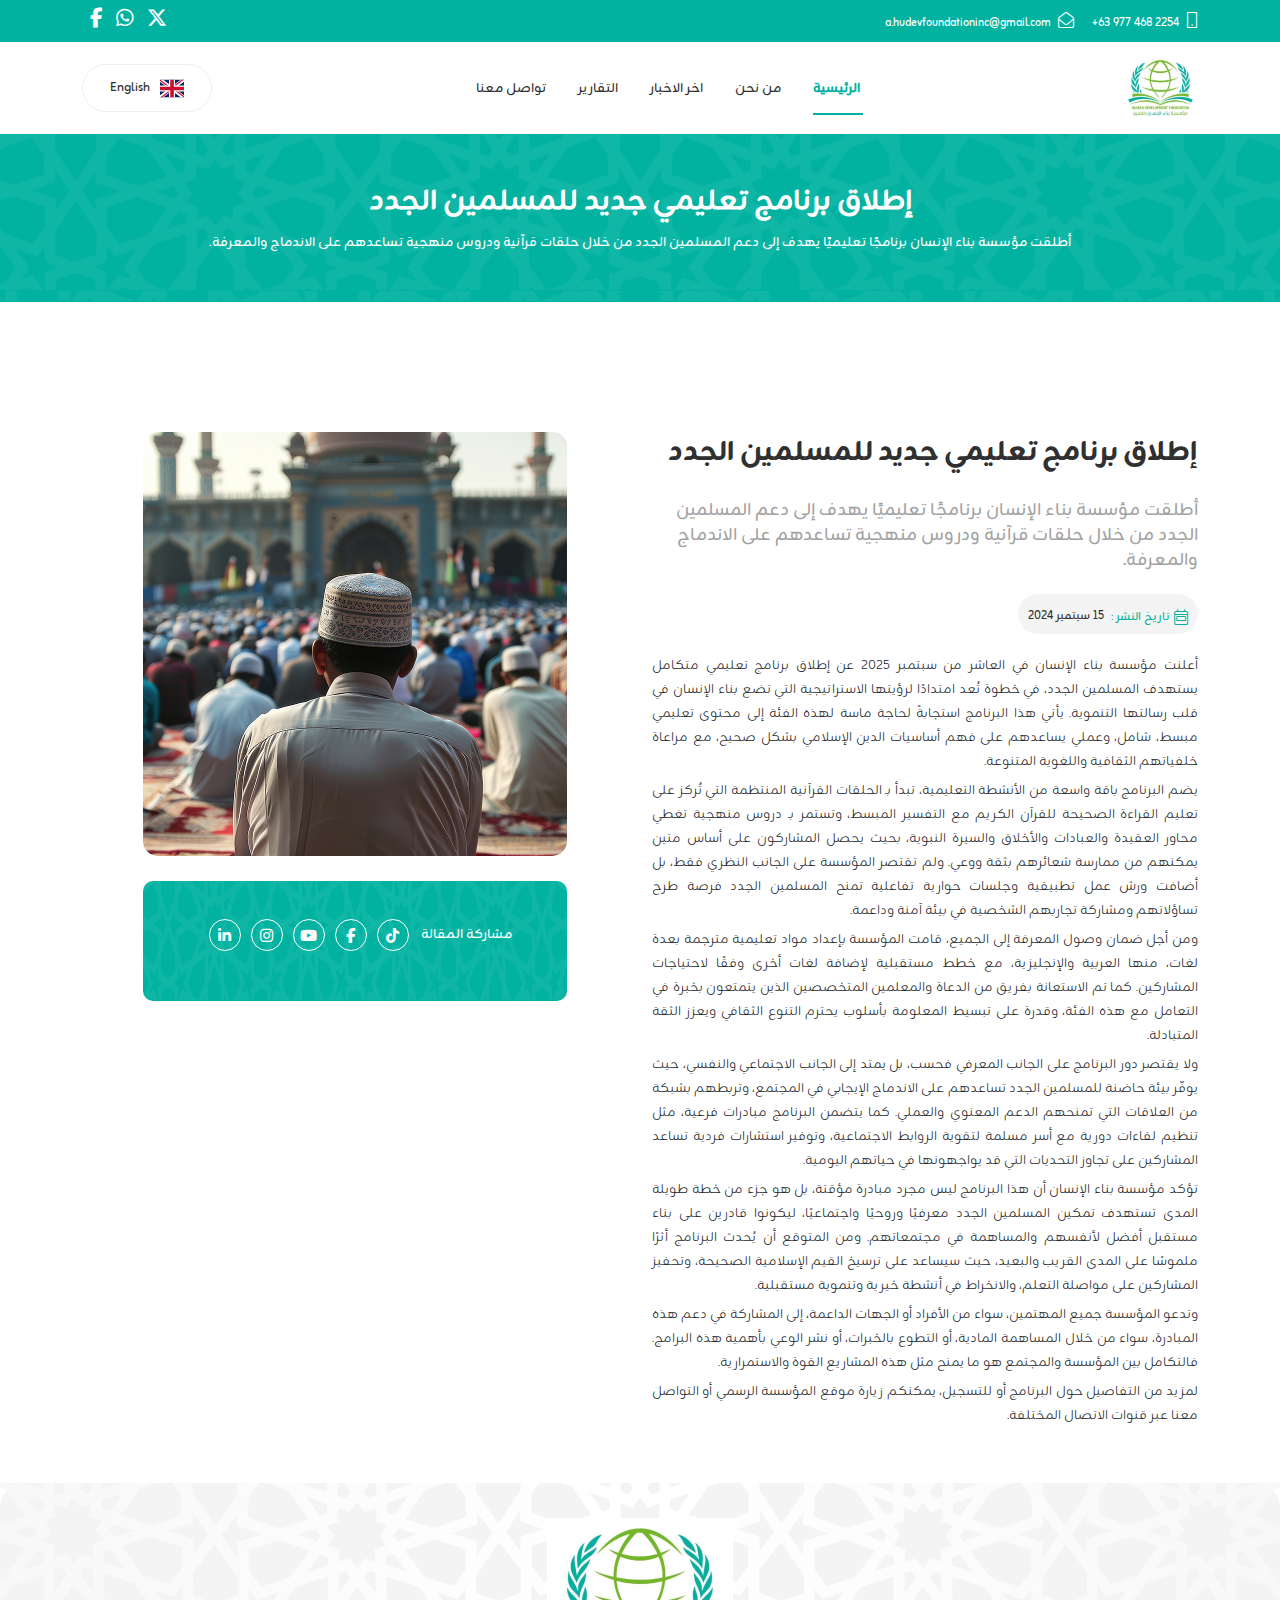
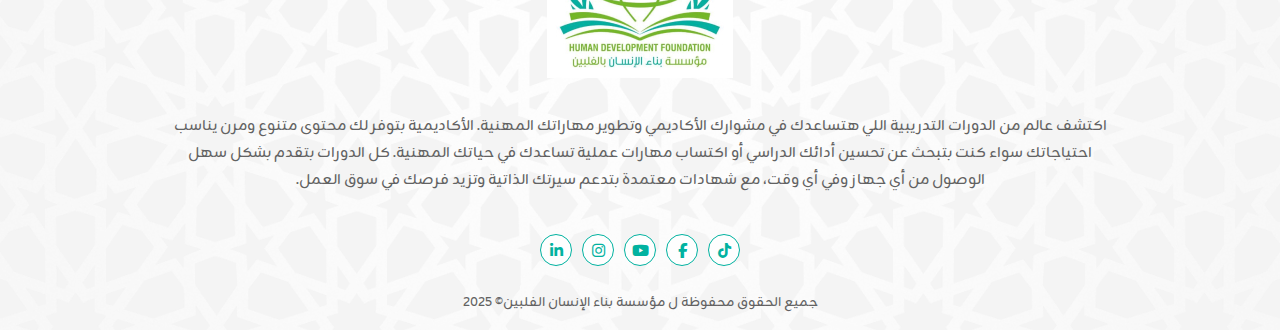
<file: new-details.html>
<!DOCTYPE html>
<html dir="rtl" lang="ar">
  <head>
    <meta charset="UTF-8" />
    <meta name="viewport" content="width=device-width, initial-scale=1, shrink-to-fit=no, user-scalable=no"
    />
    <title>HUMAN DEVELOPMENT FOUNDATION</title>
    <link rel="shortcut icon" type="img/png" href="images/fav.png" />    
    <link rel="stylesheet" href="css/bootstrap.rtl.min.css" />
    <link rel="stylesheet" href="css/fontawesome.min.css" />
    <link rel="stylesheet" href="css/main.css" />
  </head>
  <body>
        <div class="overlay" id="closeNav"></div>
    <!-- Start Header -->
      <header>
    <div class="top-head">
              <div class="head-contacts">
                        <div class="container">
                            <div class="head-contacts">
                              <div class="top-head-contacts">
                                    <a href="tel:00966590420242">
                                      <i class="fa-sharp fa-light fa-mobile-button"></i>
                                      <span>+63 977 468 2254</span>
                                    </a>
                        
                                    <a href="#!">
                                    <i class="fa-light fa-envelope-open"></i>
                                    <span> a.hudevfoundationinc@gmail.com</span>
                                   
                                    </a>
                              </div>
                    
                                <div class="top-social">
                                    <a href="#!" class="social-link fixall"><i class="fa-brands fa-x-twitter"></i></a>
                                    <a href="#!" class="social-link fixall "><i class="fa-brands fa-whatsapp"></i></a>
                                    <a href="#!" class="social-link fixall"><i class="fa-brands fa-facebook-f"></i></a>
                                </div>
                            </div>
                        </div>
                </div>
      <div class="container">

        <div class="top-head-flex">
          <div class="logo-head">
              <a href="index.html">
                <img src="images/logo.svg" class="img-fluid" alt="HUMAN DEVELOPMENT FOUNDATION">
              </a>
          </div>
            <div class="menu-head">
              <div class="menu">
                <ul class="list-unstyled list-inline">
                  <li>
                      <a href="#!" class="active">الرئيسية</a>
                  </li>
                  <li>
                      <a href="#!" >من نحن</a>
                  </li>
                  <li>
                      <a href="#!" >اخر الاخبار</a>
                  </li>
                  <li>
                      <a href="services.html" >التقارير</a>
                  </li>
                  <li>
                      <a href="latest.html" >تواصل معنا</a>
                  </li>
                </ul>
              </div>
            </div>
            <div class="button-head">

              <a href="#!" class="lang-head">
                <img src="images/uk.svg" class="img-fluid" alt="lang"> English

              </a>
              <div class="side-menu">
                <div id="mySidenav" class="sidenav">
                    <a href="javascript:void(0)" class="closebtn" id="closeNav">&times;</a>
                    <ul class="list-unstyled">
                        <li>
                        <a href="#!" class="active">الرئيسية</a>
                        </li>
                        <li>
                            <a href="#!" >من نحن</a>
                        </li>
                        <li>
                            <a href="#!" >اخر الاخبار</a>
                        </li>
                        <li>
                            <a href="services.html" >التقارير</a>
                        </li>
                        <li>
                            <a href="latest.html" >تواصل معنا</a>
                        </li>
                        <li>
                            <a href="#!" >English</a>
                        </li>
                        
                    </ul>

                </div>
           
                <span id="openNav">
                   
                        <div class="open-side">
                          <i class="fa-solid fa-bars-staggered"></i>
                        </div>
                    
            
                </span>
              </div>
            </div>
        </div>
      </div>
    </div>
      </header>
    <!-- End Header -->
    <!-- breadcrumbs -->
    <div class="bread-page">
        <div class="bread-bg">
          <img src="images/bread-bg.png" class="img-fluid" alt="HUMAN DEVELOPMENT FOUNDATION">
        
        <div class="container">
        <div class="bread-content">
                <h3>إطلاق برنامج تعليمي جديد للمسلمين الجدد</h3>
                <p>
                  أطلقت مؤسسة بناء الإنسان برنامجًا تعليميًا يهدف إلى دعم المسلمين الجدد من خلال حلقات قرآنية ودروس منهجية تساعدهم على الاندماج والمعرفة.
                </p>
            </div>
        </div>
        </div>
      </div>
      <!-- breadcrumbs -->
<!-- Start article -->
        <section class="article-section-page">
            <div class="container">
                <div class="row">
                    <div class="col-lg-6 col-md-6 col-sm-12">
                        <div class="article-content">
                            <h3>إطلاق برنامج تعليمي جديد للمسلمين الجدد</h3>
                            <span>أطلقت مؤسسة بناء الإنسان برنامجًا تعليميًا يهدف إلى دعم المسلمين الجدد من خلال حلقات قرآنية ودروس منهجية تساعدهم على الاندماج والمعرفة.</span>
                           <div class="article-date">
                            <div class="news-date">
                              <i class="fal fa-calendar-week"></i>
                              <h4>تاريخ النشر : </h4> 
                              <span>15 سبتمبر 2024</span>
                            </div>
                           </div>
                            <p>
                              أعلنت مؤسسة بناء الإنسان في العاشر من سبتمبر 2025 عن إطلاق برنامج تعليمي متكامل يستهدف المسلمين الجدد، في خطوة تُعد امتدادًا لرؤيتها الاستراتيجية التي تضع بناء الإنسان في قلب رسالتها التنموية. يأتي هذا البرنامج استجابةً لحاجة ماسة لهذه الفئة إلى محتوى تعليمي مبسط، شامل، وعملي يساعدهم على فهم أساسيات الدين الإسلامي بشكل صحيح، مع مراعاة خلفياتهم الثقافية واللغوية المتنوعة.
                            </p>
                            <p>
                              يضم البرنامج باقة واسعة من الأنشطة التعليمية، تبدأ بـ الحلقات القرآنية المنتظمة التي تُركز على تعليم القراءة الصحيحة للقرآن الكريم مع التفسير المبسط، وتستمر بـ دروس منهجية تغطي محاور العقيدة والعبادات والأخلاق والسيرة النبوية، بحيث يحصل المشاركون على أساس متين يمكنهم من ممارسة شعائرهم بثقة ووعي. ولم تقتصر المؤسسة على الجانب النظري فقط، بل أضافت ورش عمل تطبيقية وجلسات حوارية تفاعلية تمنح المسلمين الجدد فرصة طرح تساؤلاتهم ومشاركة تجاربهم الشخصية في بيئة آمنة وداعمة.
                            </p>
                            <p>
                              ومن أجل ضمان وصول المعرفة إلى الجميع، قامت المؤسسة بإعداد مواد تعليمية مترجمة بعدة لغات، منها العربية والإنجليزية، مع خطط مستقبلية لإضافة لغات أخرى وفقًا لاحتياجات المشاركين. كما تم الاستعانة بفريق من الدعاة والمعلمين المتخصصين الذين يتمتعون بخبرة في التعامل مع هذه الفئة، وقدرة على تبسيط المعلومة بأسلوب يحترم التنوع الثقافي ويعزز الثقة المتبادلة.
                            </p>
                            <p>
              ولا يقتصر دور البرنامج على الجانب المعرفي فحسب، بل يمتد إلى الجانب الاجتماعي والنفسي، حيث يوفّر بيئة حاضنة للمسلمين الجدد تساعدهم على الاندماج الإيجابي في المجتمع، وتربطهم بشبكة من العلاقات التي تمنحهم الدعم المعنوي والعملي. كما يتضمن البرنامج مبادرات فرعية، مثل تنظيم لقاءات دورية مع أسر مسلمة لتقوية الروابط الاجتماعية، وتوفير استشارات فردية تساعد المشاركين على تجاوز التحديات التي قد يواجهونها في حياتهم اليومية.
                            </p> 
                             <p>
                              تؤكد مؤسسة بناء الإنسان أن هذا البرنامج ليس مجرد مبادرة مؤقتة، بل هو جزء من خطة طويلة المدى تستهدف تمكين المسلمين الجدد معرفيًا وروحيًا واجتماعيًا، ليكونوا قادرين على بناء مستقبل أفضل لأنفسهم والمساهمة في مجتمعاتهم. ومن المتوقع أن يُحدث البرنامج أثرًا ملموسًا على المدى القريب والبعيد، حيث سيساعد على ترسيخ القيم الإسلامية الصحيحة، وتحفيز المشاركين على مواصلة التعلم، والانخراط في أنشطة خيرية وتنموية مستقبلية.
                            </p>  
                             <p>
                              وتدعو المؤسسة جميع المهتمين، سواء من الأفراد أو الجهات الداعمة، إلى المشاركة في دعم هذه المبادرة، سواء من خلال المساهمة المادية، أو التطوع بالخبرات، أو نشر الوعي بأهمية هذه البرامج. فالتكامل بين المؤسسة والمجتمع هو ما يمنح مثل هذه المشاريع القوة والاستمرارية.
                            </p>   
                                 <p>
                                  لمزيد من التفاصيل حول البرنامج أو للتسجيل، يمكنكم زيارة موقع المؤسسة الرسمي أو التواصل معنا عبر قنوات الاتصال المختلفة.
                                 </p>    
                        </div>
                    </div>
                     <div class="col-lg-6 col-md-6  col-sm-12">
                        <div class="article-photo">
                            <img src="images/article-bg.jpg" alt="" class="img-fluid">
                        </div>
                        <div class="article-social">
                            <img src="images/bread-bg.png" class="img-fluid" alt="">
                            <div class="article-social-flex">
                                <span>مشاركة المقالة</span>
                                    <a href="#"><i class="fab fa-tiktok"></i></a>
                                    <a href="#"><i class="fab fa-facebook-f"></i></a>
                                    <a href="#"><i class="fab fa-youtube"></i></a>
                                    <a href="#"><i class="fab fa-instagram"></i></a>
                                    <a href="#"><i class="fab fa-linkedin-in"></i></a>
                            </div>
                        </div>
                     </div>
                </div>
            </div>
       </section>
 <!-- End article -->

    
       <footer>
          <div class="container">
            <div class="footer-flex">
                  <div class="footer-logo">
                      <a href="index.html">
                        <img src="images/footer-logo.jpg" class="img-fluid" alt="HUMAN DEVELOPMENT FOUNDATION">
                      </a>  
                  </div>
                  <div class="footer-contacts">
                    <p>
                      اكتشف عالم من الدورات التدريبية اللي هتساعدك في مشوارك الأكاديمي وتطوير مهاراتك المهنية. الأكاديمية بتوفر لك محتوى متنوع ومرن يناسب احتياجاتك سواء كنت بتبحث عن تحسين أدائك الدراسي أو اكتساب مهارات عملية تساعدك في حياتك المهنية. كل الدورات بتقدم بشكل سهل الوصول من أي جهاز وفي أي وقت، مع شهادات معتمدة بتدعم سيرتك الذاتية وتزيد فرصك في سوق العمل.
                    </p>
                  </div>
                  <div class="foot-social-flex">
                          <a href="#"><i class="fab fa-tiktok"></i></a>
                          <a href="#"><i class="fab fa-facebook-f"></i></a>
                          <a href="#"><i class="fab fa-youtube"></i></a>
                          <a href="#"><i class="fab fa-instagram"></i></a>
                          <a href="#"><i class="fab fa-linkedin-in"></i></a>
                  </div>
              </div>
              <div class="footer-copy">
                <p>جميع الحقوق محفوظة ل مؤسسة بناء الإنسان الفلبين&copy;  2025</p>
              </div>
          </div>
        </footer>

    <script src="js/jquery.min.js"></script>
    <script src="js/bootstrap.min.js"></script>
    <script src="js/main.js"></script>
  </body>
  </html>
</file>
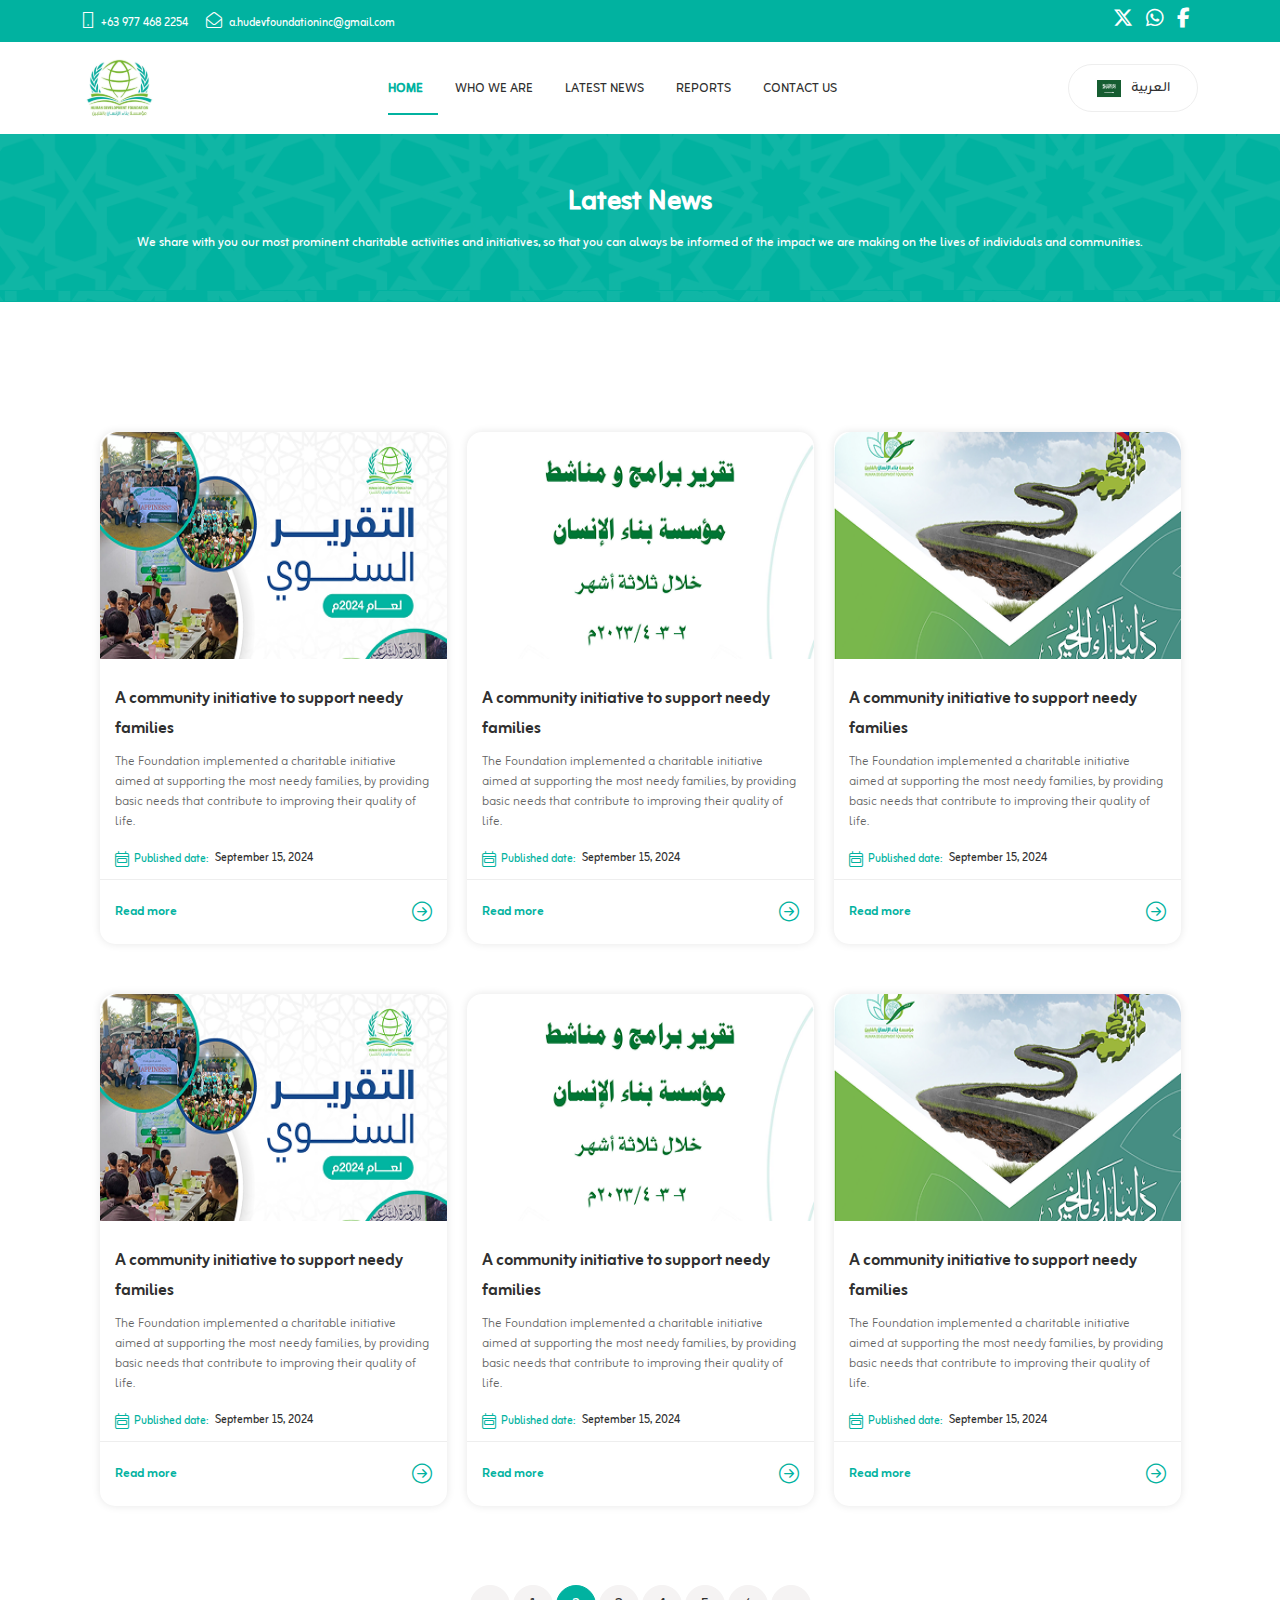
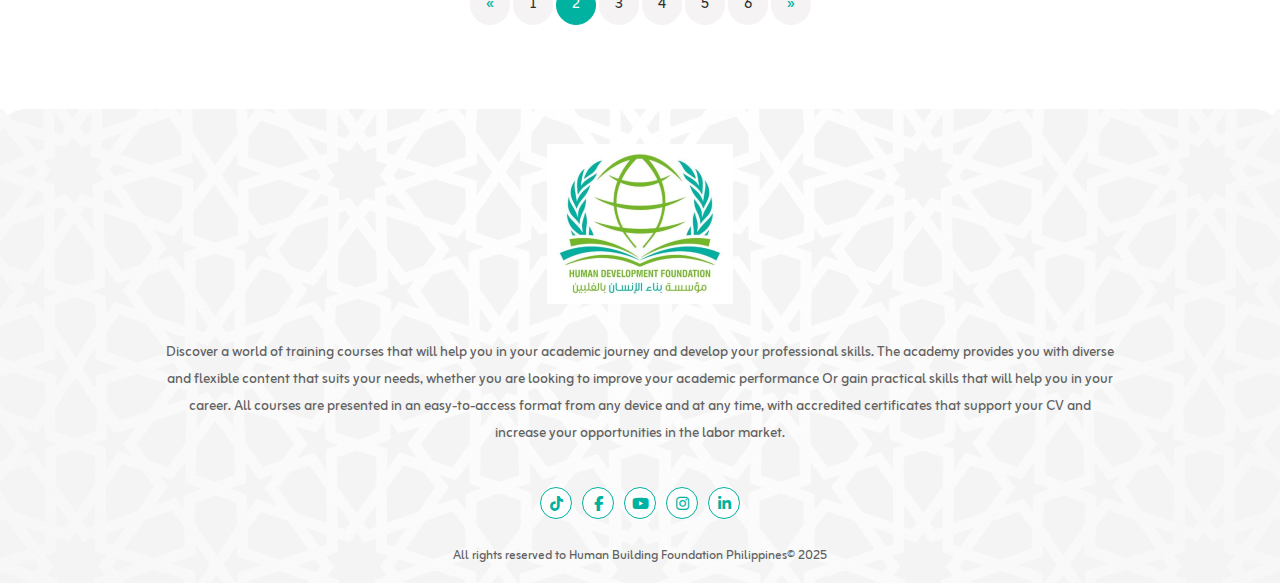
<file: news-en.html>
<!DOCTYPE html>
<html dir="ltr" lang="en">
  <head>
    <meta charset="UTF-8" />
    <meta name="viewport" content="width=device-width, initial-scale=1, shrink-to-fit=no, user-scalable=no"
    />
    <title>HUMAN DEVELOPMENT FOUNDATION</title>
    <link rel="shortcut icon" type="img/png" href="images/fav.png" />    
    <link rel="stylesheet" href="css/bootstrap.min.css" />
    <link rel="stylesheet" href="css/fontawesome.min.css" />
    <link rel="stylesheet" href="css/main.css" />
  </head>
  <body>
        <div class="overlay" id="closeNav"></div>
    <!-- Start Header -->
      <header>
    <div class="top-head">
              <div class="head-contacts">
                        <div class="container">
                            <div class="head-contacts">
                              <div class="top-head-contacts">
                                    <a href="tel:00966590420242">
                                      <i class="fa-sharp fa-light fa-mobile-button"></i>
                                      <span>+63 977 468 2254</span>
                                    </a>
                        
                                    <a href="#!">
                                    <i class="fa-light fa-envelope-open"></i>
                                    <span> a.hudevfoundationinc@gmail.com</span>
                                   
                                    </a>
                              </div>
                    
                                <div class="top-social">
                                    <a href="#!" class="social-link fixall"><i class="fa-brands fa-x-twitter"></i></a>
                                    <a href="#!" class="social-link fixall "><i class="fa-brands fa-whatsapp"></i></a>
                                    <a href="#!" class="social-link fixall"><i class="fa-brands fa-facebook-f"></i></a>
                                </div>
                            </div>
                        </div>
                </div>
      <div class="container">

        <div class="top-head-flex">
          <div class="logo-head">
              <a href="index.html">
                <img src="images/logo.svg" class="img-fluid" alt="HUMAN DEVELOPMENT FOUNDATION">
              </a>
          </div>
            <div class="menu-head">
              <div class="menu">
                <ul class="list-unstyled list-inline">
                  <li>
                      <a href="#!" class="active">Home</a>
                  </li>
                  <li>
                      <a href="#!" >Who we are</a>
                  </li>
                  <li>
                      <a href="#!" >Latest news</a>
                  </li>
                  <li>
                      <a href="#!">Reports</a>
                  </li>
                  <li>
                      <a href="#!" >Contact us</a>
                  </li>
                </ul>
              </div>
            </div>
            <div class="button-head">

              <a href="#!" class="lang-head">
                <img src="images/sa.svg" class="img-fluid" alt="lang">العربية

              </a>
              <div class="side-menu">
                <div id="mySidenav" class="sidenav">
                    <a href="javascript:void(0)" class="closebtn" id="closeNav">&times;</a>
                    <ul class="list-unstyled">
                         <li>
                      <a href="#!">Home</a>
                        </li>
                        <li>
                            <a href="#!" >Who we are</a>
                        </li>
                        <li>
                            <a href="#!" >Latest news</a>
                        </li>
                        <li>
                            <a href="#!">Reports</a>
                        </li>
                        <li>
                            <a href="#!" >Contact us</a>
                        </li>
                        <li>
                            <a href="#!" >العربية</a>
                        </li>
                        
                    </ul>

                </div>
           
                <span id="openNav">
                   
                        <div class="open-side">
                          <i class="fa-solid fa-bars-staggered"></i>
                        </div>
                    
            
                </span>
              </div>
            </div>
        </div>
      </div>
    </div>
      </header>
    <!-- End Header -->
         <!-- breadcrumbs -->
    <div class="bread-page">
        <div class="bread-bg">
          <img src="images/bread-bg.png" class="img-fluid" alt="HUMAN DEVELOPMENT FOUNDATION">
        
        <div class="container">
        <div class="bread-content">
                <h3>Latest News</h3>
                <p>
                  We share with you our most prominent charitable activities and initiatives, so that you can always be informed of the impact we are making on the lives of individuals and communities.
                </p>
            </div>
        </div>
        </div>
      </div>
      <!-- breadcrumbs -->
                    <!-- start news-Home -->
     <section class="news-home-section">
        <div class="container">
          
              <div class="news-blogs-home">
                    <div class="news-flex">
                      <div class="news-item">
                        <div class="news-photo">
                          <img src="images/re1.png" class="img-fluid" alt="#">
                        </div>
                        <div class="news-title">
                          <h4>A community initiative to support needy families</h4>
                          <p>The Foundation implemented a charitable initiative aimed at supporting the most needy families, by providing basic needs that contribute to improving their quality of life.</p>
                            <div class="news-date">
                              <i class="fal fa-calendar-week"></i>
                              <h4>Published date: </h4>
                              <span>September 15, 2024</span>
                            </div>
                        </div>
                        <div class="news-link">
                          <a href="#!" target="blank">Read more<i class="fal fa-arrow-circle-left"></i></a>
                        </div>
                      </div>
                      <div class="news-item">
                        <div class="news-photo">
                          <img src="images/re2.png" class="img-fluid" alt="#">
                        </div>
                        <div class="news-title">
                          <h4>A community initiative to support needy families</h4>
                          <p>The Foundation implemented a charitable initiative aimed at supporting the most needy families, by providing basic needs that contribute to improving their quality of life.</p>
                            <div class="news-date">
                              <i class="fal fa-calendar-week"></i>
                              <h4>Published date: </h4>
                              <span>September 15, 2024</span>
                            </div>
                        </div>
                        <div class="news-link">
                          <a href="#!" target="blank">Read more<i class="fal fa-arrow-circle-left"></i></a>
                        </div>
                      </div>
                      <div class="news-item">
                        <div class="news-photo">
                          <img src="images/re3.png" class="img-fluid" alt="#">
                        </div>
                        <div class="news-title">
                          <h4>A community initiative to support needy families</h4>
                          <p>The Foundation implemented a charitable initiative aimed at supporting the most needy families, by providing basic needs that contribute to improving their quality of life.</p>
                            <div class="news-date">
                              <i class="fal fa-calendar-week"></i>
                              <h4>Published date: </h4>
                              <span>September 15, 2024</span>
                            </div>
                        </div>
                        <div class="news-link">
                          <a href="#!" target="blank">Read more<i class="fal fa-arrow-circle-left"></i></a>
                        </div>
                      </div>
                      <div class="news-item">
                        <div class="news-photo">
                          <img src="images/re1.png" class="img-fluid" alt="#">
                        </div>
                        <div class="news-title">
                          <h4>A community initiative to support needy families</h4>
                          <p>The Foundation implemented a charitable initiative aimed at supporting the most needy families, by providing basic needs that contribute to improving their quality of life.</p>
                            <div class="news-date">
                              <i class="fal fa-calendar-week"></i>
                              <h4>Published date: </h4>
                              <span>September 15, 2024</span>
                            </div>
                        </div>
                        <div class="news-link">
                          <a href="#!" target="blank">Read more<i class="fal fa-arrow-circle-left"></i></a>
                        </div>
                      </div>
                      <div class="news-item">
                        <div class="news-photo">
                          <img src="images/re2.png" class="img-fluid" alt="#">
                        </div>
                        <div class="news-title">
                          <h4>A community initiative to support needy families</h4>
                          <p>The Foundation implemented a charitable initiative aimed at supporting the most needy families, by providing basic needs that contribute to improving their quality of life.</p>
                            <div class="news-date">
                              <i class="fal fa-calendar-week"></i>
                              <h4>Published date: </h4>
                              <span>September 15, 2024</span>
                            </div>
                        </div>
                        <div class="news-link">
                          <a href="#!" target="blank">Read more<i class="fal fa-arrow-circle-left"></i></a>
                        </div>
                      </div>
                      <div class="news-item">
                        <div class="news-photo">
                          <img src="images/re3.png" class="img-fluid" alt="#">
                        </div>
                        <div class="news-title">
                          <h4>A community initiative to support needy families</h4>
                          <p>The Foundation implemented a charitable initiative aimed at supporting the most needy families, by providing basic needs that contribute to improving their quality of life.</p>
                            <div class="news-date">
                              <i class="fal fa-calendar-week"></i>
                              <h4>Published date: </h4>
                              <span>September 15, 2024</span>
                            </div>
                        </div>
                        <div class="news-link">
                          <a href="#!" target="blank">Read more<i class="fal fa-arrow-circle-left"></i></a>
                        </div>
                      </div>
                    </div>

                  
               </div>  
                            <div class="paginat-news">
                    <ul class="pagination">
                      <li class="page-item">
                        <a class="page-link" href="#" aria-label="Previous">
                          <span aria-hidden="true">&laquo;</span>
                          <span class="sr-only">Previous</span>
                        </a>
                      </li>
                      <li class="page-item"><a class="page-link" href="#">1</a></li>
                      <li class="page-item active"><a class="page-link" href="#">2</a></li>
                      <li class="page-item"><a class="page-link" href="#">3</a></li>
                      <li class="page-item"><a class="page-link" href="#">4</a></li>
                      <li class="page-item"><a class="page-link" href="#">5</a></li>
                      <li class="page-item"><a class="page-link" href="#">6</a></li>
                      <li class="page-item">
                        <a class="page-link" href="#" aria-label="Next">
                          <span aria-hidden="true">&raquo;</span>
                          <span class="sr-only">Next</span>
                        </a>
                      </li>
                    </ul>
                </div> 
        </div>
     </section>  
      <!-- end news-Home -->
       <footer>
          <div class="container">
            <div class="footer-flex">
                  <div class="footer-logo">
                      <a href="index.html">
                        <img src="images/footer-logo.jpg" class="img-fluid" alt="HUMAN DEVELOPMENT FOUNDATION">
                      </a>  
                  </div>
                  <div class="footer-contacts">
                    <p>
                      Discover a world of training courses that will help you in your academic journey and develop your professional skills. The academy provides you with diverse and flexible content that suits your needs, whether you are looking to improve your academic performance Or gain practical skills that will help you in your career. All courses are presented in an easy-to-access format from any device and at any time, with accredited certificates that support your CV and increase your opportunities in the labor market.
                    </p>
                  </div>
                  <div class="foot-social-flex">
                          <a href="#"><i class="fab fa-tiktok"></i></a>
                          <a href="#"><i class="fab fa-facebook-f"></i></a>
                          <a href="#"><i class="fab fa-youtube"></i></a>
                          <a href="#"><i class="fab fa-instagram"></i></a>
                          <a href="#"><i class="fab fa-linkedin-in"></i></a>
                  </div>
              </div>
              <div class="footer-copy">
                <p>All rights reserved to Human Building Foundation Philippines&copy;  2025</p>
              </div>
          </div>
        </footer>

    <script src="js/jquery.min.js"></script>
    <script src="js/bootstrap.min.js"></script>
    <script src="js/main.js"></script>
  </body>
  </html>
</file>
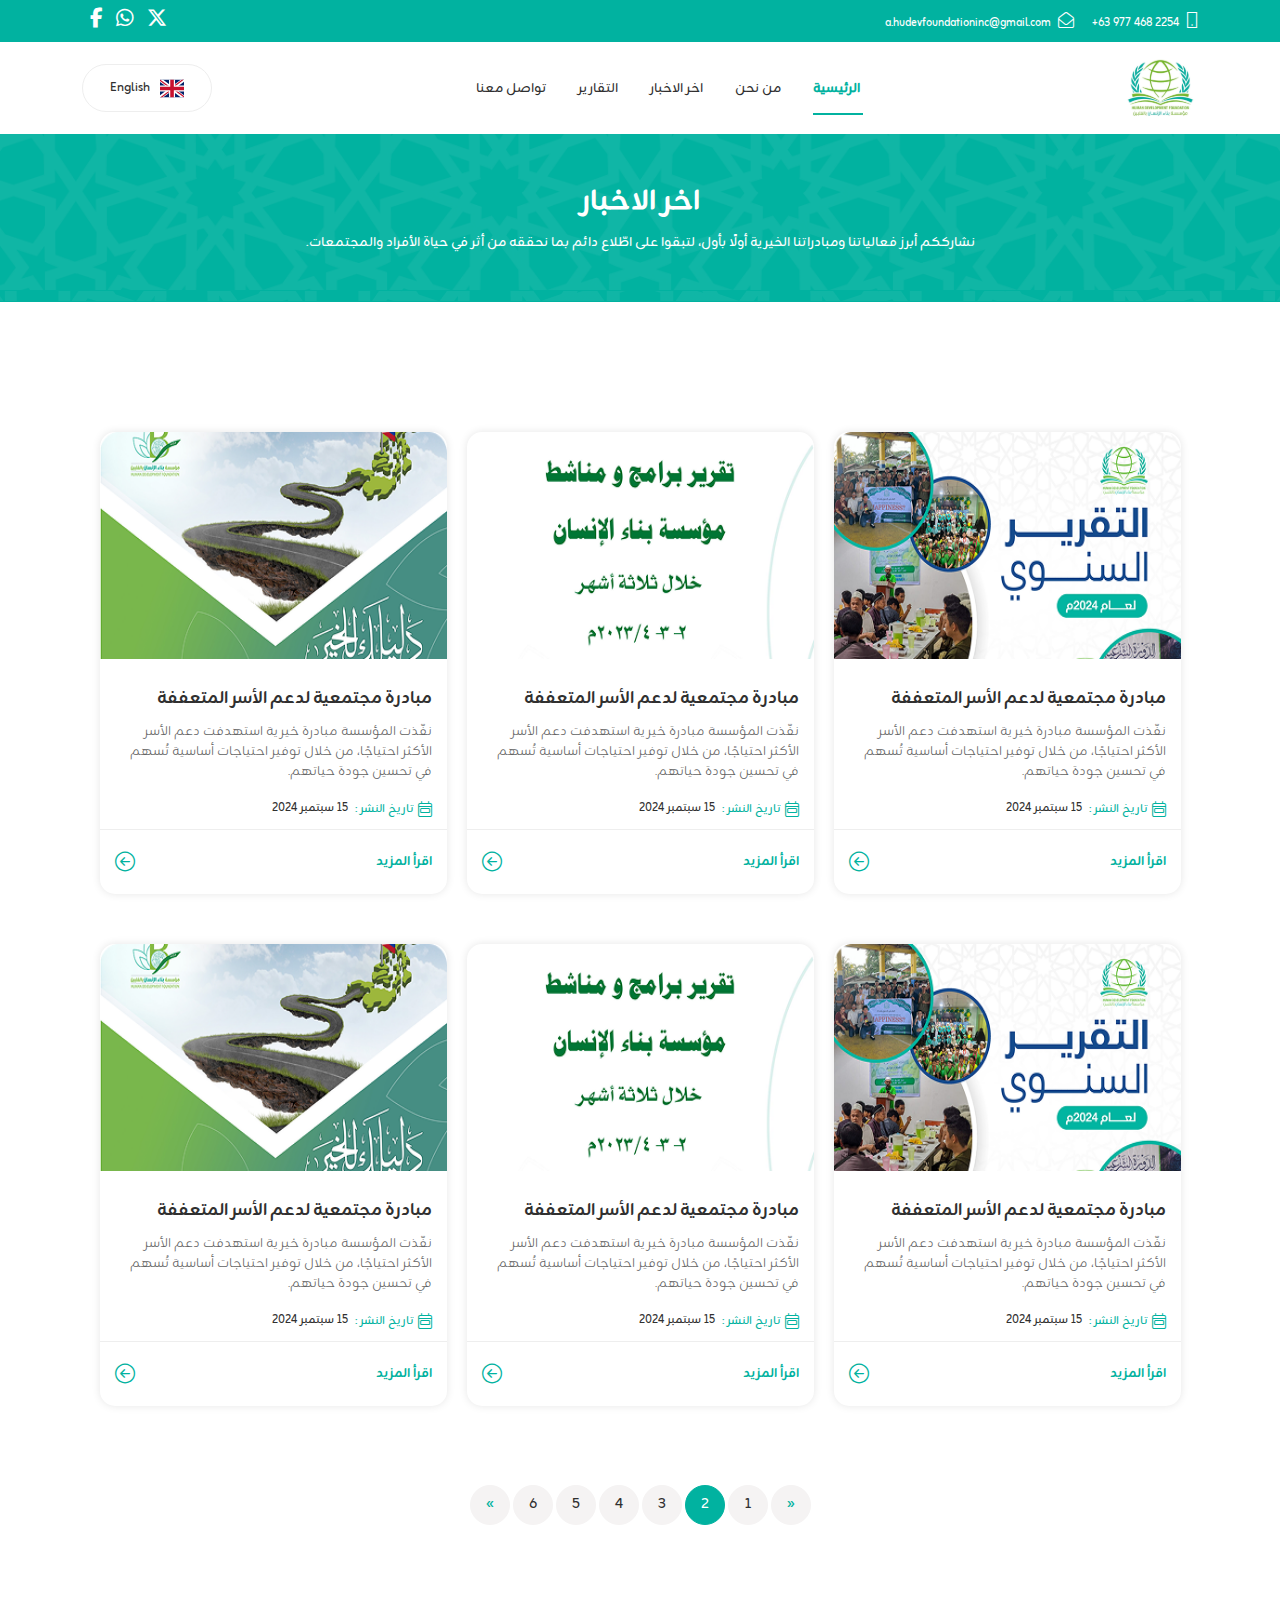
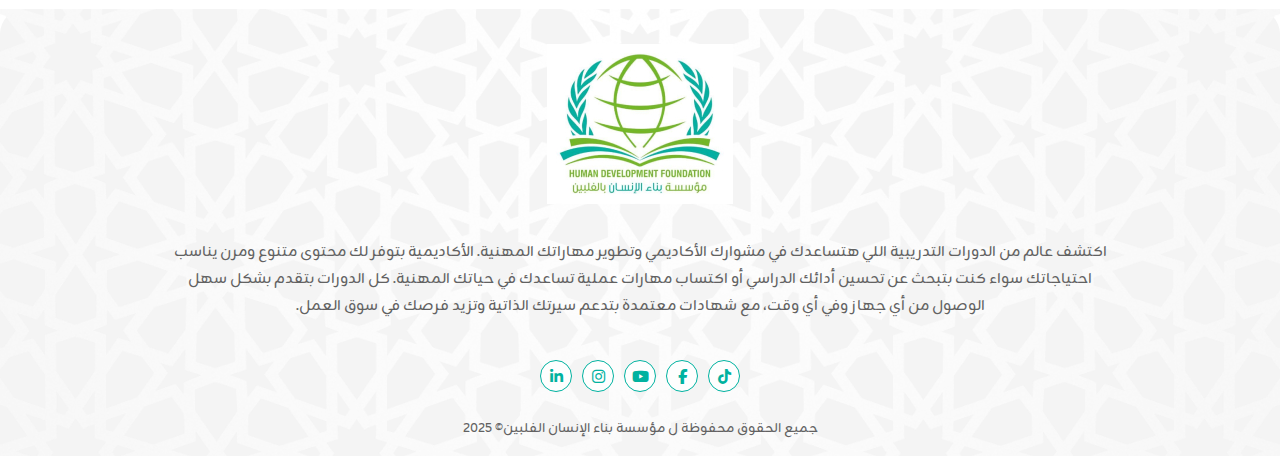
<file: news.html>
<!DOCTYPE html>
<html dir="rtl" lang="ar">
  <head>
    <meta charset="UTF-8" />
    <meta name="viewport" content="width=device-width, initial-scale=1, shrink-to-fit=no, user-scalable=no"
    />
    <title>HUMAN DEVELOPMENT FOUNDATION</title>
    <link rel="shortcut icon" type="img/png" href="images/fav.png" />    
    <link rel="stylesheet" href="css/bootstrap.rtl.min.css" />
    <link rel="stylesheet" href="css/fontawesome.min.css" />
    <link rel="stylesheet" href="css/main.css" />
  </head>
  <body>
        <div class="overlay" id="closeNav"></div>
    <!-- Start Header -->
      <header>
    <div class="top-head">
              <div class="head-contacts">
                        <div class="container">
                            <div class="head-contacts">
                              <div class="top-head-contacts">
                                    <a href="tel:00966590420242">
                                      <i class="fa-sharp fa-light fa-mobile-button"></i>
                                      <span>+63 977 468 2254</span>
                                    </a>
                        
                                    <a href="#!">
                                    <i class="fa-light fa-envelope-open"></i>
                                    <span> a.hudevfoundationinc@gmail.com</span>
                                   
                                    </a>
                              </div>
                    
                                <div class="top-social">
                                    <a href="#!" class="social-link fixall"><i class="fa-brands fa-x-twitter"></i></a>
                                    <a href="#!" class="social-link fixall "><i class="fa-brands fa-whatsapp"></i></a>
                                    <a href="#!" class="social-link fixall"><i class="fa-brands fa-facebook-f"></i></a>
                                </div>
                            </div>
                        </div>
                </div>
      <div class="container">

        <div class="top-head-flex">
          <div class="logo-head">
              <a href="index.html">
                <img src="images/logo.svg" class="img-fluid" alt="HUMAN DEVELOPMENT FOUNDATION">
              </a>
          </div>
            <div class="menu-head">
              <div class="menu">
                <ul class="list-unstyled list-inline">
                  <li>
                      <a href="#!" class="active">الرئيسية</a>
                  </li>
                  <li>
                      <a href="#!" >من نحن</a>
                  </li>
                  <li>
                      <a href="#!" >اخر الاخبار</a>
                  </li>
                  <li>
                      <a href="services.html" >التقارير</a>
                  </li>
                  <li>
                      <a href="latest.html" >تواصل معنا</a>
                  </li>
                </ul>
              </div>
            </div>
            <div class="button-head">

              <a href="#!" class="lang-head">
                <img src="images/uk.svg" class="img-fluid" alt="lang"> English

              </a>
              <div class="side-menu">
                <div id="mySidenav" class="sidenav">
                    <a href="javascript:void(0)" class="closebtn" id="closeNav">&times;</a>
                    <ul class="list-unstyled">
                        <li>
                        <a href="#!" class="active">الرئيسية</a>
                        </li>
                        <li>
                            <a href="#!" >من نحن</a>
                        </li>
                        <li>
                            <a href="#!" >اخر الاخبار</a>
                        </li>
                        <li>
                            <a href="services.html" >التقارير</a>
                        </li>
                        <li>
                            <a href="latest.html" >تواصل معنا</a>
                        </li>
                        <li>
                            <a href="#!" >English</a>
                        </li>
                        
                    </ul>

                </div>
           
                <span id="openNav">
                   
                        <div class="open-side">
                          <i class="fa-solid fa-bars-staggered"></i>
                        </div>
                    
            
                </span>
              </div>
            </div>
        </div>
      </div>
    </div>
      </header>
    <!-- End Header -->
    <!-- breadcrumbs -->
    <div class="bread-page">
        <div class="bread-bg">
          <img src="images/bread-bg.png" class="img-fluid" alt="HUMAN DEVELOPMENT FOUNDATION">
        
        <div class="container">
        <div class="bread-content">
                <h3>اخر الاخبار</h3>
                <p>
                  نشارككم أبرز فعالياتنا ومبادراتنا الخيرية أولًا بأول، لتبقوا على اطّلاع دائم بما نحققه من أثر في حياة الأفراد والمجتمعات.
                </p>
            </div>
        </div>
        </div>
      </div>
      <!-- breadcrumbs -->
                    <!-- start news-Home -->
     <section class="news-home-section">
        <div class="container">
          
              <div class="news-blogs-home">
                    <div class="news-flex">
                      <div class="news-item">
                        <div class="news-photo">
                          <img src="images/re1.png" class="img-fluid" alt="#">
                        </div>
                        <div class="news-title">
                          <h4>مبادرة مجتمعية لدعم الأسر المتعففة</h4>
                          <p>نفّذت المؤسسة مبادرة خيرية استهدفت دعم الأسر الأكثر احتياجًا، من خلال توفير احتياجات أساسية تُسهم في تحسين جودة حياتهم.</p>
                            <div class="news-date">
                              <i class="fal fa-calendar-week"></i>
                              <h4>تاريخ النشر : </h4> 
                              <span>15 سبتمبر 2024</span>
                            </div>
                        </div>
                        <div class="news-link">
                          <a href="#!" target="blank">اقرأ المزيد<i class="fal fa-arrow-circle-left"></i></a>
                        </div>
                      </div>
                      <div class="news-item">
                        <div class="news-photo">
                          <img src="images/re2.png" class="img-fluid" alt="#">
                        </div>
                        <div class="news-title">
                          <h4>مبادرة مجتمعية لدعم الأسر المتعففة</h4>
                          <p>نفّذت المؤسسة مبادرة خيرية استهدفت دعم الأسر الأكثر احتياجًا، من خلال توفير احتياجات أساسية تُسهم في تحسين جودة حياتهم.</p>
                            <div class="news-date">
                              <i class="fal fa-calendar-week"></i>
                              <h4>تاريخ النشر : </h4> 
                              <span>15 سبتمبر 2024</span>
                            </div>
                        </div>
                        <div class="news-link">
                          <a href="#!" target="blank">اقرأ المزيد<i class="fal fa-arrow-circle-left"></i></a>
                        </div>
                      </div>
                      <div class="news-item">
                        <div class="news-photo">
                          <img src="images/re3.png" class="img-fluid" alt="#">
                        </div>
                        <div class="news-title">
                          <h4>مبادرة مجتمعية لدعم الأسر المتعففة</h4>
                          <p>نفّذت المؤسسة مبادرة خيرية استهدفت دعم الأسر الأكثر احتياجًا، من خلال توفير احتياجات أساسية تُسهم في تحسين جودة حياتهم.</p>
                            <div class="news-date">
                              <i class="fal fa-calendar-week"></i>
                              <h4>تاريخ النشر : </h4> 
                              <span>15 سبتمبر 2024</span>
                            </div>
                        </div>
                        <div class="news-link">
                          <a href="#!" target="blank">اقرأ المزيد<i class="fal fa-arrow-circle-left"></i></a>
                        </div>
                      </div>
                      <div class="news-item">
                        <div class="news-photo">
                          <img src="images/re1.png" class="img-fluid" alt="#">
                        </div>
                        <div class="news-title">
                          <h4>مبادرة مجتمعية لدعم الأسر المتعففة</h4>
                          <p>نفّذت المؤسسة مبادرة خيرية استهدفت دعم الأسر الأكثر احتياجًا، من خلال توفير احتياجات أساسية تُسهم في تحسين جودة حياتهم.</p>
                            <div class="news-date">
                              <i class="fal fa-calendar-week"></i>
                              <h4>تاريخ النشر : </h4> 
                              <span>15 سبتمبر 2024</span>
                            </div>
                        </div>
                        <div class="news-link">
                          <a href="#!" target="blank">اقرأ المزيد<i class="fal fa-arrow-circle-left"></i></a>
                        </div>
                      </div>
                      <div class="news-item">
                        <div class="news-photo">
                          <img src="images/re2.png" class="img-fluid" alt="#">
                        </div>
                        <div class="news-title">
                          <h4>مبادرة مجتمعية لدعم الأسر المتعففة</h4>
                          <p>نفّذت المؤسسة مبادرة خيرية استهدفت دعم الأسر الأكثر احتياجًا، من خلال توفير احتياجات أساسية تُسهم في تحسين جودة حياتهم.</p>
                            <div class="news-date">
                              <i class="fal fa-calendar-week"></i>
                              <h4>تاريخ النشر : </h4> 
                              <span>15 سبتمبر 2024</span>
                            </div>
                        </div>
                        <div class="news-link">
                          <a href="#!" target="blank">اقرأ المزيد<i class="fal fa-arrow-circle-left"></i></a>
                        </div>
                      </div>
                      <div class="news-item">
                        <div class="news-photo">
                          <img src="images/re3.png" class="img-fluid" alt="#">
                        </div>
                        <div class="news-title">
                          <h4>مبادرة مجتمعية لدعم الأسر المتعففة</h4>
                          <p>نفّذت المؤسسة مبادرة خيرية استهدفت دعم الأسر الأكثر احتياجًا، من خلال توفير احتياجات أساسية تُسهم في تحسين جودة حياتهم.</p>
                            <div class="news-date">
                              <i class="fal fa-calendar-week"></i>
                              <h4>تاريخ النشر : </h4> 
                              <span>15 سبتمبر 2024</span>
                            </div>
                        </div>
                        <div class="news-link">
                          <a href="#!" target="blank">اقرأ المزيد<i class="fal fa-arrow-circle-left"></i></a>
                        </div>
                      </div>
                    </div>

                  
               </div>  
                            <div class="paginat-news">
                    <ul class="pagination">
                      <li class="page-item">
                        <a class="page-link" href="#" aria-label="Previous">
                          <span aria-hidden="true">&laquo;</span>
                          <span class="sr-only">Previous</span>
                        </a>
                      </li>
                      <li class="page-item"><a class="page-link" href="#">1</a></li>
                      <li class="page-item active"><a class="page-link" href="#">2</a></li>
                      <li class="page-item"><a class="page-link" href="#">3</a></li>
                      <li class="page-item"><a class="page-link" href="#">4</a></li>
                      <li class="page-item"><a class="page-link" href="#">5</a></li>
                      <li class="page-item"><a class="page-link" href="#">6</a></li>
                      <li class="page-item">
                        <a class="page-link" href="#" aria-label="Next">
                          <span aria-hidden="true">&raquo;</span>
                          <span class="sr-only">Next</span>
                        </a>
                      </li>
                    </ul>
                </div> 
        </div>
     </section>  
      <!-- end news-Home -->


    
       <footer>
          <div class="container">
            <div class="footer-flex">
                  <div class="footer-logo">
                      <a href="index.html">
                        <img src="images/footer-logo.jpg" class="img-fluid" alt="HUMAN DEVELOPMENT FOUNDATION">
                      </a>  
                  </div>
                  <div class="footer-contacts">
                    <p>
                      اكتشف عالم من الدورات التدريبية اللي هتساعدك في مشوارك الأكاديمي وتطوير مهاراتك المهنية. الأكاديمية بتوفر لك محتوى متنوع ومرن يناسب احتياجاتك سواء كنت بتبحث عن تحسين أدائك الدراسي أو اكتساب مهارات عملية تساعدك في حياتك المهنية. كل الدورات بتقدم بشكل سهل الوصول من أي جهاز وفي أي وقت، مع شهادات معتمدة بتدعم سيرتك الذاتية وتزيد فرصك في سوق العمل.
                    </p>
                  </div>
                  <div class="foot-social-flex">
                          <a href="#"><i class="fab fa-tiktok"></i></a>
                          <a href="#"><i class="fab fa-facebook-f"></i></a>
                          <a href="#"><i class="fab fa-youtube"></i></a>
                          <a href="#"><i class="fab fa-instagram"></i></a>
                          <a href="#"><i class="fab fa-linkedin-in"></i></a>
                  </div>
              </div>
              <div class="footer-copy">
                <p>جميع الحقوق محفوظة ل مؤسسة بناء الإنسان الفلبين&copy;  2025</p>
              </div>
          </div>
        </footer>

    <script src="js/jquery.min.js"></script>
    <script src="js/bootstrap.min.js"></script>
    <script src="js/main.js"></script>
  </body>
  </html>
</file>
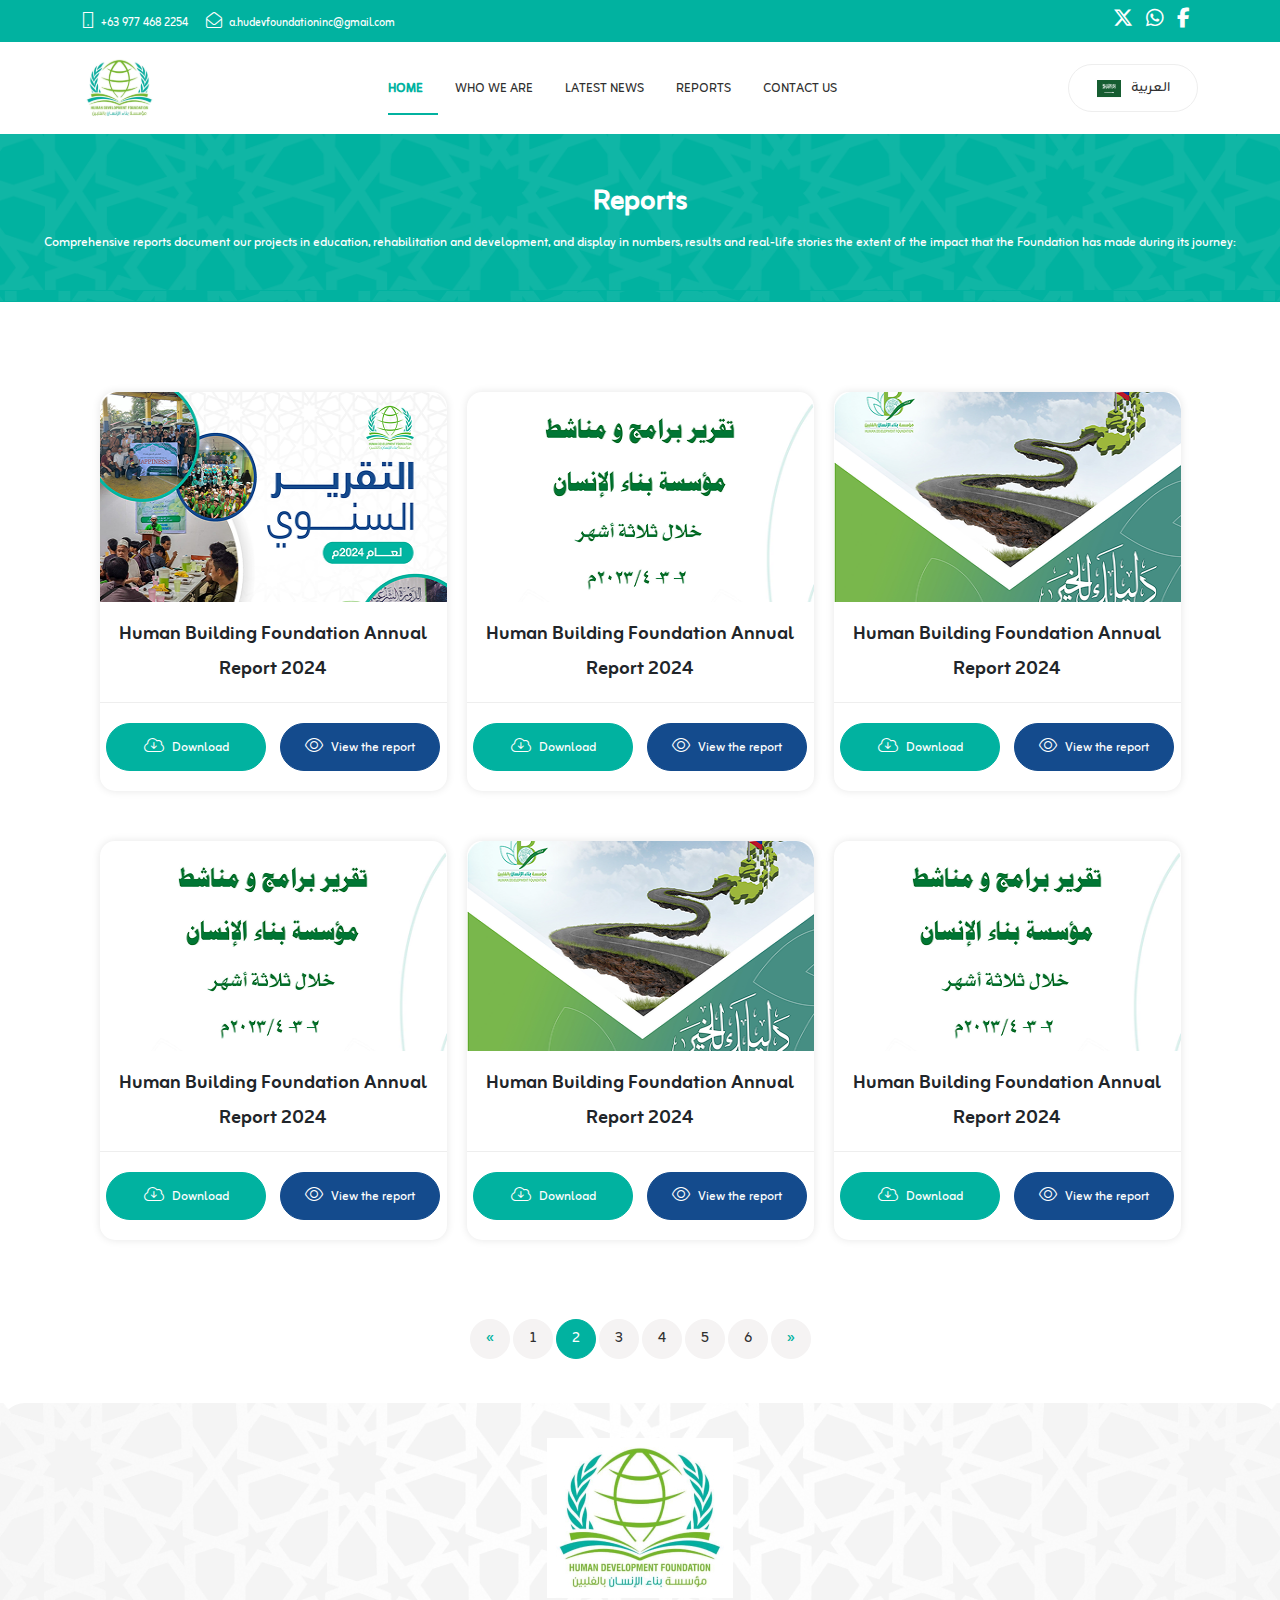
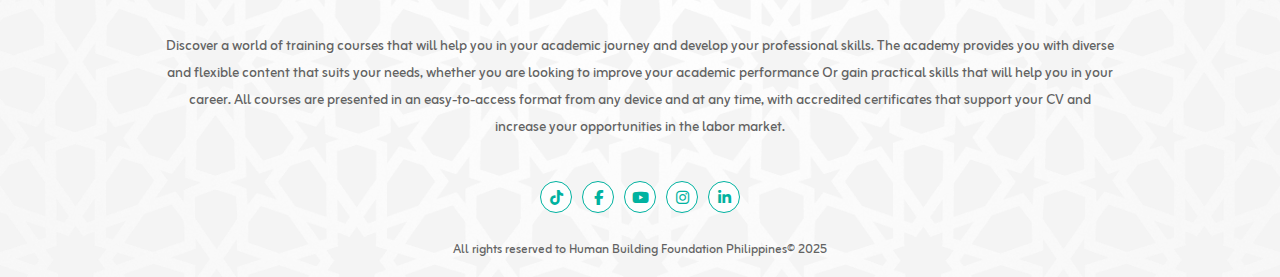
<file: reports-en.html>
<!DOCTYPE html>
<html dir="ltr" lang="en">
  <head>
    <meta charset="UTF-8" />
    <meta name="viewport" content="width=device-width, initial-scale=1, shrink-to-fit=no, user-scalable=no"
    />
    <title>HUMAN DEVELOPMENT FOUNDATION</title>
    <link rel="shortcut icon" type="img/png" href="images/fav.png" />    
    <link rel="stylesheet" href="css/bootstrap.min.css" />
    <link rel="stylesheet" href="css/fontawesome.min.css" />
    <link rel="stylesheet" href="css/main.css" />
  </head>
  <body>
        <div class="overlay" id="closeNav"></div>
    <!-- Start Header -->
      <header>
    <div class="top-head">
              <div class="head-contacts">
                        <div class="container">
                            <div class="head-contacts">
                              <div class="top-head-contacts">
                                    <a href="tel:00966590420242">
                                      <i class="fa-sharp fa-light fa-mobile-button"></i>
                                      <span>+63 977 468 2254</span>
                                    </a>
                        
                                    <a href="#!">
                                    <i class="fa-light fa-envelope-open"></i>
                                    <span> a.hudevfoundationinc@gmail.com</span>
                                   
                                    </a>
                              </div>
                    
                                <div class="top-social">
                                    <a href="#!" class="social-link fixall"><i class="fa-brands fa-x-twitter"></i></a>
                                    <a href="#!" class="social-link fixall "><i class="fa-brands fa-whatsapp"></i></a>
                                    <a href="#!" class="social-link fixall"><i class="fa-brands fa-facebook-f"></i></a>
                                </div>
                            </div>
                        </div>
                </div>
      <div class="container">

        <div class="top-head-flex">
          <div class="logo-head">
              <a href="index.html">
                <img src="images/logo.svg" class="img-fluid" alt="HUMAN DEVELOPMENT FOUNDATION">
              </a>
          </div>
            <div class="menu-head">
              <div class="menu">
                <ul class="list-unstyled list-inline">
                  <li>
                      <a href="#!" class="active">Home</a>
                  </li>
                  <li>
                      <a href="#!" >Who we are</a>
                  </li>
                  <li>
                      <a href="#!" >Latest news</a>
                  </li>
                  <li>
                      <a href="#!">Reports</a>
                  </li>
                  <li>
                      <a href="#!" >Contact us</a>
                  </li>
                </ul>
              </div>
            </div>
            <div class="button-head">

              <a href="#!" class="lang-head">
                <img src="images/sa.svg" class="img-fluid" alt="lang">العربية

              </a>
              <div class="side-menu">
                <div id="mySidenav" class="sidenav">
                    <a href="javascript:void(0)" class="closebtn" id="closeNav">&times;</a>
                    <ul class="list-unstyled">
                         <li>
                      <a href="#!">Home</a>
                        </li>
                        <li>
                            <a href="#!" >Who we are</a>
                        </li>
                        <li>
                            <a href="#!" >Latest news</a>
                        </li>
                        <li>
                            <a href="#!">Reports</a>
                        </li>
                        <li>
                            <a href="#!" >Contact us</a>
                        </li>
                        <li>
                            <a href="#!" >العربية</a>
                        </li>
                        
                    </ul>

                </div>
           
                <span id="openNav">
                   
                        <div class="open-side">
                          <i class="fa-solid fa-bars-staggered"></i>
                        </div>
                    
            
                </span>
              </div>
            </div>
        </div>
      </div>
    </div>
      </header>
    <!-- End Header -->
    <!-- breadcrumbs -->
    <div class="bread-page">
        <div class="bread-bg">
          <img src="images/bread-bg.png" class="img-fluid" alt="HUMAN DEVELOPMENT FOUNDATION">
        
        <div class="container">
        <div class="bread-content">
                <h3>Reports</h3>
                <p>
                    Comprehensive reports document our projects in education, rehabilitation and development, and display in numbers, results and real-life stories the extent of the impact that the Foundation has made during its journey:
                </p>
            </div>
        </div>
        </div>
      </div>
      <!-- breadcrumbs -->
               <!-- start Services-Home -->
     <section class="services-home-section">
        <div class="container">

              <div class="services-blogs-home">
                <div class="service-flex">

                   <div class="service-item">
                    <div class="service-photo">
                      <img src="images/re1.png" class="img-fluid" alt="#">
                    </div>
                    <div class="service-title">
                      <h4>Human Building Foundation Annual Report 2024</h4>
                        <div class="service-link">
                          <a href="./pdf/55.pdf" class="serv-down" target="blank"><i class="fa-light fa-cloud-arrow-down"></i>Download</a>
                          <a href="#!" class="serv-report" target="blank"><i class="fal fa-eye"></i>View the report</a>
                        </div>
                    </div>
                  </div>
                  <div class="service-item">
                    <div class="service-photo">
                      <img src="images/re2.png" class="img-fluid" alt="#">
                    </div>
                    <div class="service-title">
                      <h4>Human Building Foundation Annual Report 2024</h4>
                        <div class="service-link">
                          <a href="./pdf/55.pdf" class="serv-down" target="blank"><i class="fa-light fa-cloud-arrow-down"></i>Download</a>
                          <a href="#!" class="serv-report" target="blank"><i class="fal fa-eye"></i>View the report</a>
                        </div>
                    </div>
                  </div>
                 
                  <div class="service-item">
                    <div class="service-photo">
                      <img src="images/re3.png" class="img-fluid" alt="#">
                    </div>
                    <div class="service-title">
                      <h4>Human Building Foundation Annual Report 2024</h4>
                        <div class="service-link">
                          <a href="./pdf/55.pdf" class="serv-down" target="blank"><i class="fa-light fa-cloud-arrow-down"></i>Download</a>
                          <a href="#!" class="serv-report" target="blank"><i class="fal fa-eye"></i>View the report</a>
                        </div>
                    </div>
                  </div>
                  <div class="service-item">
                    <div class="service-photo">
                      <img src="images/re2.png" class="img-fluid" alt="#">
                    </div>
                    <div class="service-title">
                      <h4>Human Building Foundation Annual Report 2024</h4>
                        <div class="service-link">
                          <a href="./pdf/55.pdf" class="serv-down" target="blank"><i class="fa-light fa-cloud-arrow-down"></i>Download</a>
                          <a href="#!" class="serv-report" target="blank"><i class="fal fa-eye"></i>View the report</a>
                        </div>
                    </div>
                  </div>
                 
                  <div class="service-item">
                    <div class="service-photo">
                      <img src="images/re3.png" class="img-fluid" alt="#">
                    </div>
                    <div class="service-title">
                      <h4>Human Building Foundation Annual Report 2024</h4>
                        <div class="service-link">
                          <a href="./pdf/55.pdf" class="serv-down" target="blank"><i class="fa-light fa-cloud-arrow-down"></i>Download</a>
                          <a href="#!" class="serv-report" target="blank"><i class="fal fa-eye"></i>View the report</a>
                        </div>
                    </div>
                  </div>
                  <div class="service-item">
                    <div class="service-photo">
                      <img src="images/re2.png" class="img-fluid" alt="#">
                    </div>
                    <div class="service-title">
                      <h4>Human Building Foundation Annual Report 2024</h4>
                        <div class="service-link">
                          <a href="./pdf/55.pdf" class="serv-down" target="blank"><i class="fa-light fa-cloud-arrow-down"></i>Download</a>
                          <a href="#!" class="serv-report" target="blank"><i class="fal fa-eye"></i>View the report</a>
                        </div>
                    </div>
                  </div>

                </div>
              </div>

             <div class="paginat-news">
                    <ul class="pagination">
                      <li class="page-item">
                        <a class="page-link" href="#" aria-label="Previous">
                          <span aria-hidden="true">&laquo;</span>
                          <span class="sr-only">Previous</span>
                        </a>
                      </li>
                      <li class="page-item"><a class="page-link" href="#">1</a></li>
                      <li class="page-item active"><a class="page-link" href="#">2</a></li>
                      <li class="page-item"><a class="page-link" href="#">3</a></li>
                      <li class="page-item"><a class="page-link" href="#">4</a></li>
                      <li class="page-item"><a class="page-link" href="#">5</a></li>
                      <li class="page-item"><a class="page-link" href="#">6</a></li>
                      <li class="page-item">
                        <a class="page-link" href="#" aria-label="Next">
                          <span aria-hidden="true">&raquo;</span>
                          <span class="sr-only">Next</span>
                        </a>
                      </li>
                    </ul>
                </div>
        </div>
      </section>
    <!-- End Services-Home -->
       <footer>
          <div class="container">
            <div class="footer-flex">
                  <div class="footer-logo">
                      <a href="index.html">
                        <img src="images/footer-logo.jpg" class="img-fluid" alt="HUMAN DEVELOPMENT FOUNDATION">
                      </a>  
                  </div>
                  <div class="footer-contacts">
                    <p>
                      Discover a world of training courses that will help you in your academic journey and develop your professional skills. The academy provides you with diverse and flexible content that suits your needs, whether you are looking to improve your academic performance Or gain practical skills that will help you in your career. All courses are presented in an easy-to-access format from any device and at any time, with accredited certificates that support your CV and increase your opportunities in the labor market.
                    </p>
                  </div>
                  <div class="foot-social-flex">
                          <a href="#"><i class="fab fa-tiktok"></i></a>
                          <a href="#"><i class="fab fa-facebook-f"></i></a>
                          <a href="#"><i class="fab fa-youtube"></i></a>
                          <a href="#"><i class="fab fa-instagram"></i></a>
                          <a href="#"><i class="fab fa-linkedin-in"></i></a>
                  </div>
              </div>
              <div class="footer-copy">
                <p>All rights reserved to Human Building Foundation Philippines&copy;  2025</p>
              </div>
          </div>
        </footer>

    <script src="js/jquery.min.js"></script>
    <script src="js/bootstrap.min.js"></script>
    <script src="js/main.js"></script>
  </body>
  </html>
</file>
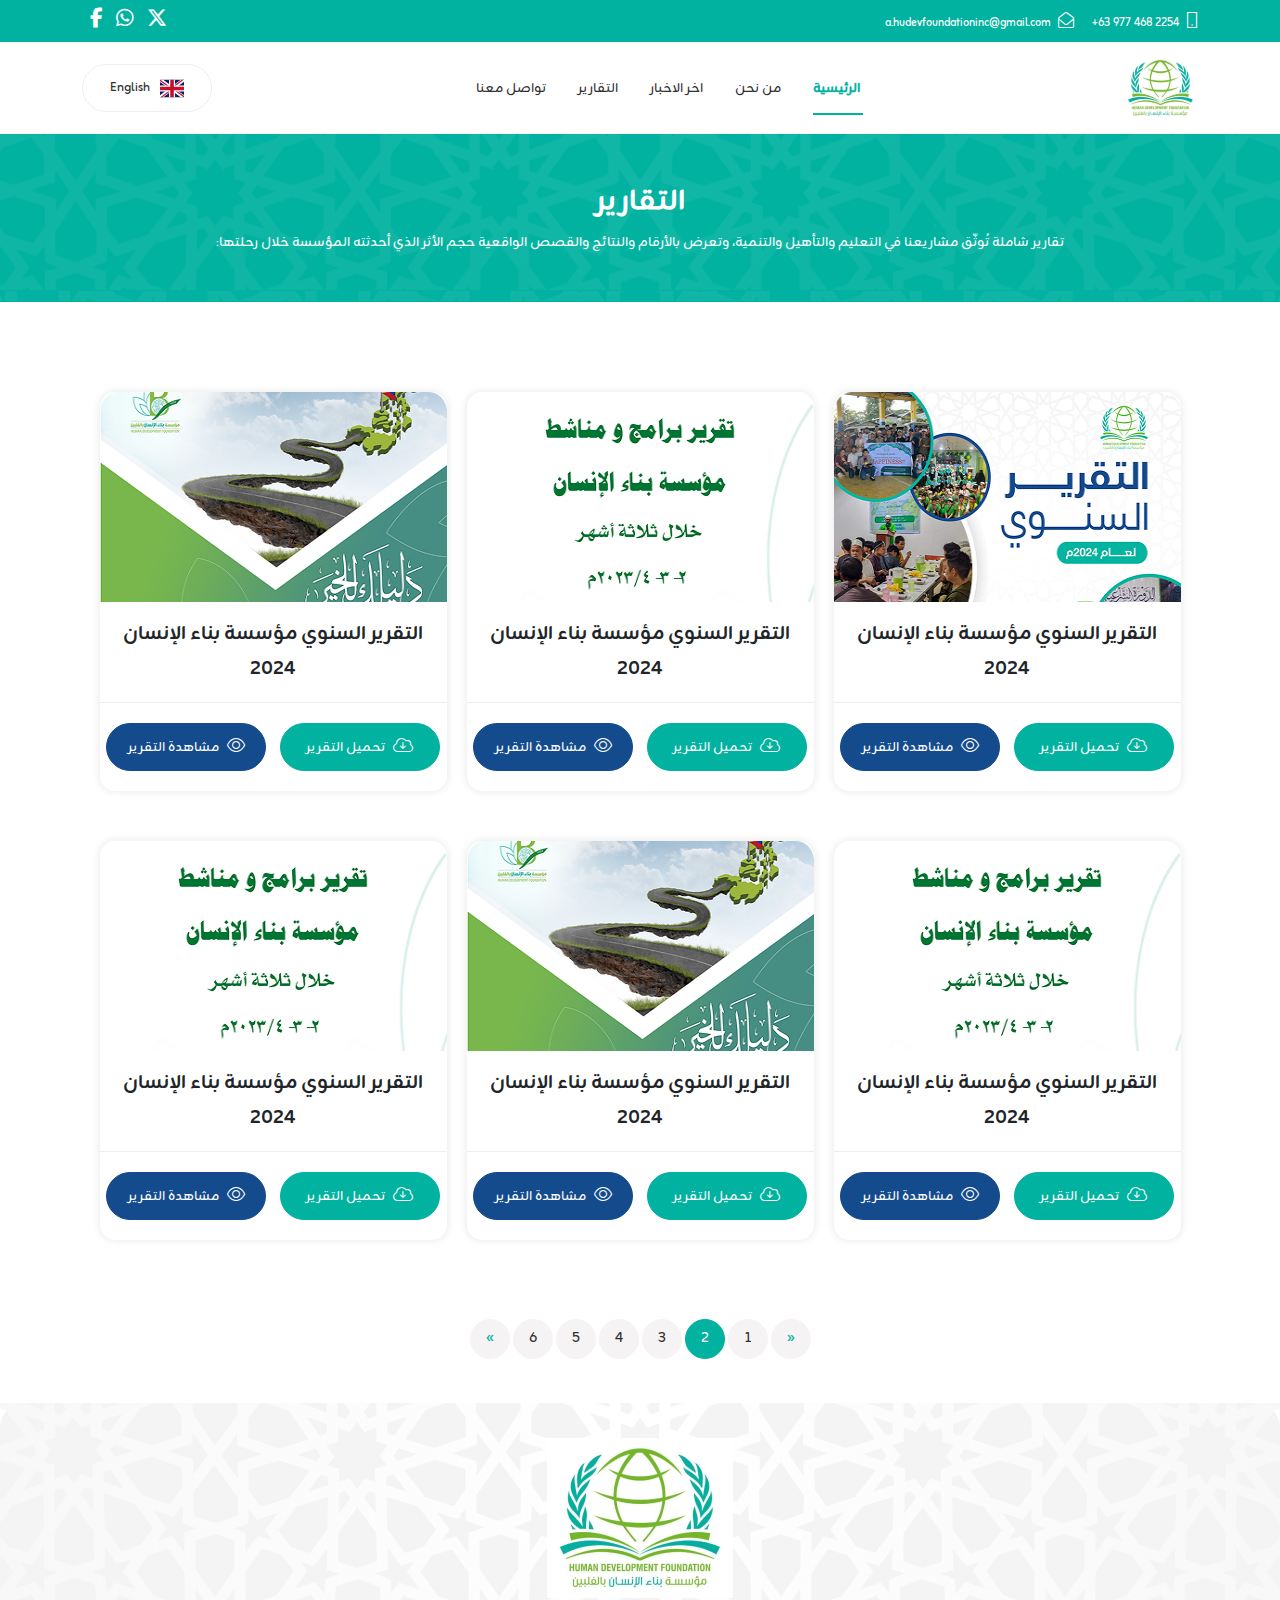
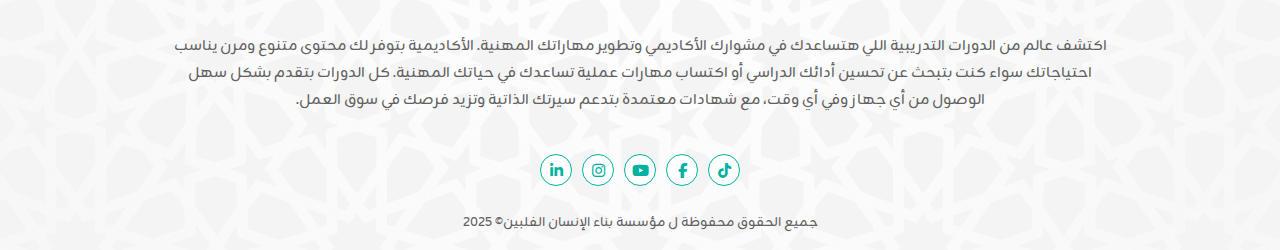
<file: reports.html>
<!DOCTYPE html>
<html dir="rtl" lang="ar">
  <head>
    <meta charset="UTF-8" />
    <meta name="viewport" content="width=device-width, initial-scale=1, shrink-to-fit=no, user-scalable=no"
    />
    <title>HUMAN DEVELOPMENT FOUNDATION</title>
    <link rel="shortcut icon" type="img/png" href="images/fav.png" />    
    <link rel="stylesheet" href="css/bootstrap.rtl.min.css" />
    <link rel="stylesheet" href="css/fontawesome.min.css" />
    <link rel="stylesheet" href="css/main.css" />
  </head>
  <body>
        <div class="overlay" id="closeNav"></div>
    <!-- Start Header -->
      <header>
    <div class="top-head">
              <div class="head-contacts">
                        <div class="container">
                            <div class="head-contacts">
                              <div class="top-head-contacts">
                                    <a href="tel:00966590420242">
                                      <i class="fa-sharp fa-light fa-mobile-button"></i>
                                      <span>+63 977 468 2254</span>
                                    </a>
                        
                                    <a href="#!">
                                    <i class="fa-light fa-envelope-open"></i>
                                    <span> a.hudevfoundationinc@gmail.com</span>
                                   
                                    </a>
                              </div>
                    
                                <div class="top-social">
                                    <a href="#!" class="social-link fixall"><i class="fa-brands fa-x-twitter"></i></a>
                                    <a href="#!" class="social-link fixall "><i class="fa-brands fa-whatsapp"></i></a>
                                    <a href="#!" class="social-link fixall"><i class="fa-brands fa-facebook-f"></i></a>
                                </div>
                            </div>
                        </div>
                </div>
      <div class="container">

        <div class="top-head-flex">
          <div class="logo-head">
              <a href="index.html">
                <img src="images/logo.svg" class="img-fluid" alt="HUMAN DEVELOPMENT FOUNDATION">
              </a>
          </div>
            <div class="menu-head">
              <div class="menu">
                <ul class="list-unstyled list-inline">
                  <li>
                      <a href="#!" class="active">الرئيسية</a>
                  </li>
                  <li>
                      <a href="#!" >من نحن</a>
                  </li>
                  <li>
                      <a href="#!" >اخر الاخبار</a>
                  </li>
                  <li>
                      <a href="services.html" >التقارير</a>
                  </li>
                  <li>
                      <a href="latest.html" >تواصل معنا</a>
                  </li>
                </ul>
              </div>
            </div>
            <div class="button-head">

              <a href="#!" class="lang-head">
                <img src="images/uk.svg" class="img-fluid" alt="lang"> English

              </a>
              <div class="side-menu">
                <div id="mySidenav" class="sidenav">
                    <a href="javascript:void(0)" class="closebtn" id="closeNav">&times;</a>
                    <ul class="list-unstyled">
                        <li>
                        <a href="#!" class="active">الرئيسية</a>
                        </li>
                        <li>
                            <a href="#!" >من نحن</a>
                        </li>
                        <li>
                            <a href="#!" >اخر الاخبار</a>
                        </li>
                        <li>
                            <a href="services.html" >التقارير</a>
                        </li>
                        <li>
                            <a href="latest.html" >تواصل معنا</a>
                        </li>
                        <li>
                            <a href="#!" >English</a>
                        </li>
                        
                    </ul>

                </div>
           
                <span id="openNav">
                   
                        <div class="open-side">
                          <i class="fa-solid fa-bars-staggered"></i>
                        </div>
                    
            
                </span>
              </div>
            </div>
        </div>
      </div>
    </div>
      </header>
    <!-- End Header -->

    <!-- breadcrumbs -->
    <div class="bread-page">
        <div class="bread-bg">
          <img src="images/bread-bg.png" class="img-fluid" alt="HUMAN DEVELOPMENT FOUNDATION">
        
        <div class="container">
        <div class="bread-content">
                <h3>التقارير</h3>
                <p>
                    تقارير  شاملة تُوثّق مشاريعنا في التعليم والتأهيل والتنمية، وتعرض بالأرقام والنتائج والقصص الواقعية حجم الأثر الذي أحدثته المؤسسة خلال رحلتها:
                </p>
            </div>
        </div>
        </div>
      </div>
      <!-- breadcrumbs -->
               <!-- start Services-Home -->
     <section class="services-home-section">
        <div class="container">

              <div class="services-blogs-home">
                <div class="service-flex">

                   <div class="service-item">
                    <div class="service-photo">
                      <img src="images/re1.png" class="img-fluid" alt="#">
                    </div>
                    <div class="service-title">
                      <h4>التقرير السنوي مؤسسة بناء الإنسان ٢٠٢٤</h4>
                        <div class="service-link">
                          <a href="./pdf/55.pdf" class="serv-down" target="blank"><i class="fa-light fa-cloud-arrow-down"></i>تحميل التقرير</a>
                          <a href="#!" class="serv-report" target="blank"><i class="fal fa-eye"></i>مشاهدة التقرير</a>
                        </div>
                    </div>
                  </div>
                  <div class="service-item">
                    <div class="service-photo">
                      <img src="images/re2.png" class="img-fluid" alt="#">
                    </div>
                    <div class="service-title">
                      <h4>التقرير السنوي مؤسسة بناء الإنسان ٢٠٢٤</h4>
                        <div class="service-link">
                          <a href="./pdf/55.pdf" class="serv-down" target="blank"><i class="fa-light fa-cloud-arrow-down"></i>تحميل التقرير</a>
                          <a href="#!" class="serv-report" target="blank"><i class="fal fa-eye"></i>مشاهدة التقرير</a>
                        </div>
                    </div>
                  </div>
                 
                  <div class="service-item">
                    <div class="service-photo">
                      <img src="images/re3.png" class="img-fluid" alt="#">
                    </div>
                    <div class="service-title">
                      <h4>التقرير السنوي مؤسسة بناء الإنسان ٢٠٢٤</h4>
                        <div class="service-link">
                          <a href="./pdf/55.pdf" class="serv-down" target="blank"><i class="fa-light fa-cloud-arrow-down"></i>تحميل التقرير</a>
                          <a href="#!" class="serv-report" target="blank"><i class="fal fa-eye"></i>مشاهدة التقرير</a>
                        </div>
                    </div>
                  </div>
                  <div class="service-item">
                    <div class="service-photo">
                      <img src="images/re2.png" class="img-fluid" alt="#">
                    </div>
                    <div class="service-title">
                      <h4>التقرير السنوي مؤسسة بناء الإنسان ٢٠٢٤</h4>
                        <div class="service-link">
                          <a href="./pdf/55.pdf" class="serv-down" target="blank"><i class="fa-light fa-cloud-arrow-down"></i>تحميل التقرير</a>
                          <a href="#!" class="serv-report" target="blank"><i class="fal fa-eye"></i>مشاهدة التقرير</a>
                        </div>
                    </div>
                  </div>
                 
                  <div class="service-item">
                    <div class="service-photo">
                      <img src="images/re3.png" class="img-fluid" alt="#">
                    </div>
                    <div class="service-title">
                      <h4>التقرير السنوي مؤسسة بناء الإنسان ٢٠٢٤</h4>
                        <div class="service-link">
                          <a href="./pdf/55.pdf" class="serv-down" target="blank"><i class="fa-light fa-cloud-arrow-down"></i>تحميل التقرير</a>
                          <a href="#!" class="serv-report" target="blank"><i class="fal fa-eye"></i>مشاهدة التقرير</a>
                        </div>
                    </div>
                  </div>
                  <div class="service-item">
                    <div class="service-photo">
                      <img src="images/re2.png" class="img-fluid" alt="#">
                    </div>
                    <div class="service-title">
                      <h4>التقرير السنوي مؤسسة بناء الإنسان ٢٠٢٤</h4>
                        <div class="service-link">
                          <a href="./pdf/55.pdf" class="serv-down" target="blank"><i class="fa-light fa-cloud-arrow-down"></i>تحميل التقرير</a>
                          <a href="#!" class="serv-report" target="blank"><i class="fal fa-eye"></i>مشاهدة التقرير</a>
                        </div>
                    </div>
                  </div>

                </div>
              </div>

             <div class="paginat-news">
                    <ul class="pagination">
                      <li class="page-item">
                        <a class="page-link" href="#" aria-label="Previous">
                          <span aria-hidden="true">&laquo;</span>
                          <span class="sr-only">Previous</span>
                        </a>
                      </li>
                      <li class="page-item"><a class="page-link" href="#">1</a></li>
                      <li class="page-item active"><a class="page-link" href="#">2</a></li>
                      <li class="page-item"><a class="page-link" href="#">3</a></li>
                      <li class="page-item"><a class="page-link" href="#">4</a></li>
                      <li class="page-item"><a class="page-link" href="#">5</a></li>
                      <li class="page-item"><a class="page-link" href="#">6</a></li>
                      <li class="page-item">
                        <a class="page-link" href="#" aria-label="Next">
                          <span aria-hidden="true">&raquo;</span>
                          <span class="sr-only">Next</span>
                        </a>
                      </li>
                    </ul>
                </div>
        </div>
      </section>
    <!-- End Services-Home -->

    
       <footer>
          <div class="container">
            <div class="footer-flex">
                  <div class="footer-logo">
                      <a href="index.html">
                        <img src="images/footer-logo.jpg" class="img-fluid" alt="HUMAN DEVELOPMENT FOUNDATION">
                      </a>  
                  </div>
                  <div class="footer-contacts">
                    <p>
                      اكتشف عالم من الدورات التدريبية اللي هتساعدك في مشوارك الأكاديمي وتطوير مهاراتك المهنية. الأكاديمية بتوفر لك محتوى متنوع ومرن يناسب احتياجاتك سواء كنت بتبحث عن تحسين أدائك الدراسي أو اكتساب مهارات عملية تساعدك في حياتك المهنية. كل الدورات بتقدم بشكل سهل الوصول من أي جهاز وفي أي وقت، مع شهادات معتمدة بتدعم سيرتك الذاتية وتزيد فرصك في سوق العمل.
                    </p>
                  </div>
                  <div class="foot-social-flex">
                          <a href="#"><i class="fab fa-tiktok"></i></a>
                          <a href="#"><i class="fab fa-facebook-f"></i></a>
                          <a href="#"><i class="fab fa-youtube"></i></a>
                          <a href="#"><i class="fab fa-instagram"></i></a>
                          <a href="#"><i class="fab fa-linkedin-in"></i></a>
                  </div>
              </div>
              <div class="footer-copy">
                <p>جميع الحقوق محفوظة ل مؤسسة بناء الإنسان الفلبين&copy;  2025</p>
              </div>
          </div>
        </footer>

    <script src="js/jquery.min.js"></script>
    <script src="js/bootstrap.min.js"></script>
    <script src="js/main.js"></script>
  </body>
  </html>
</file>
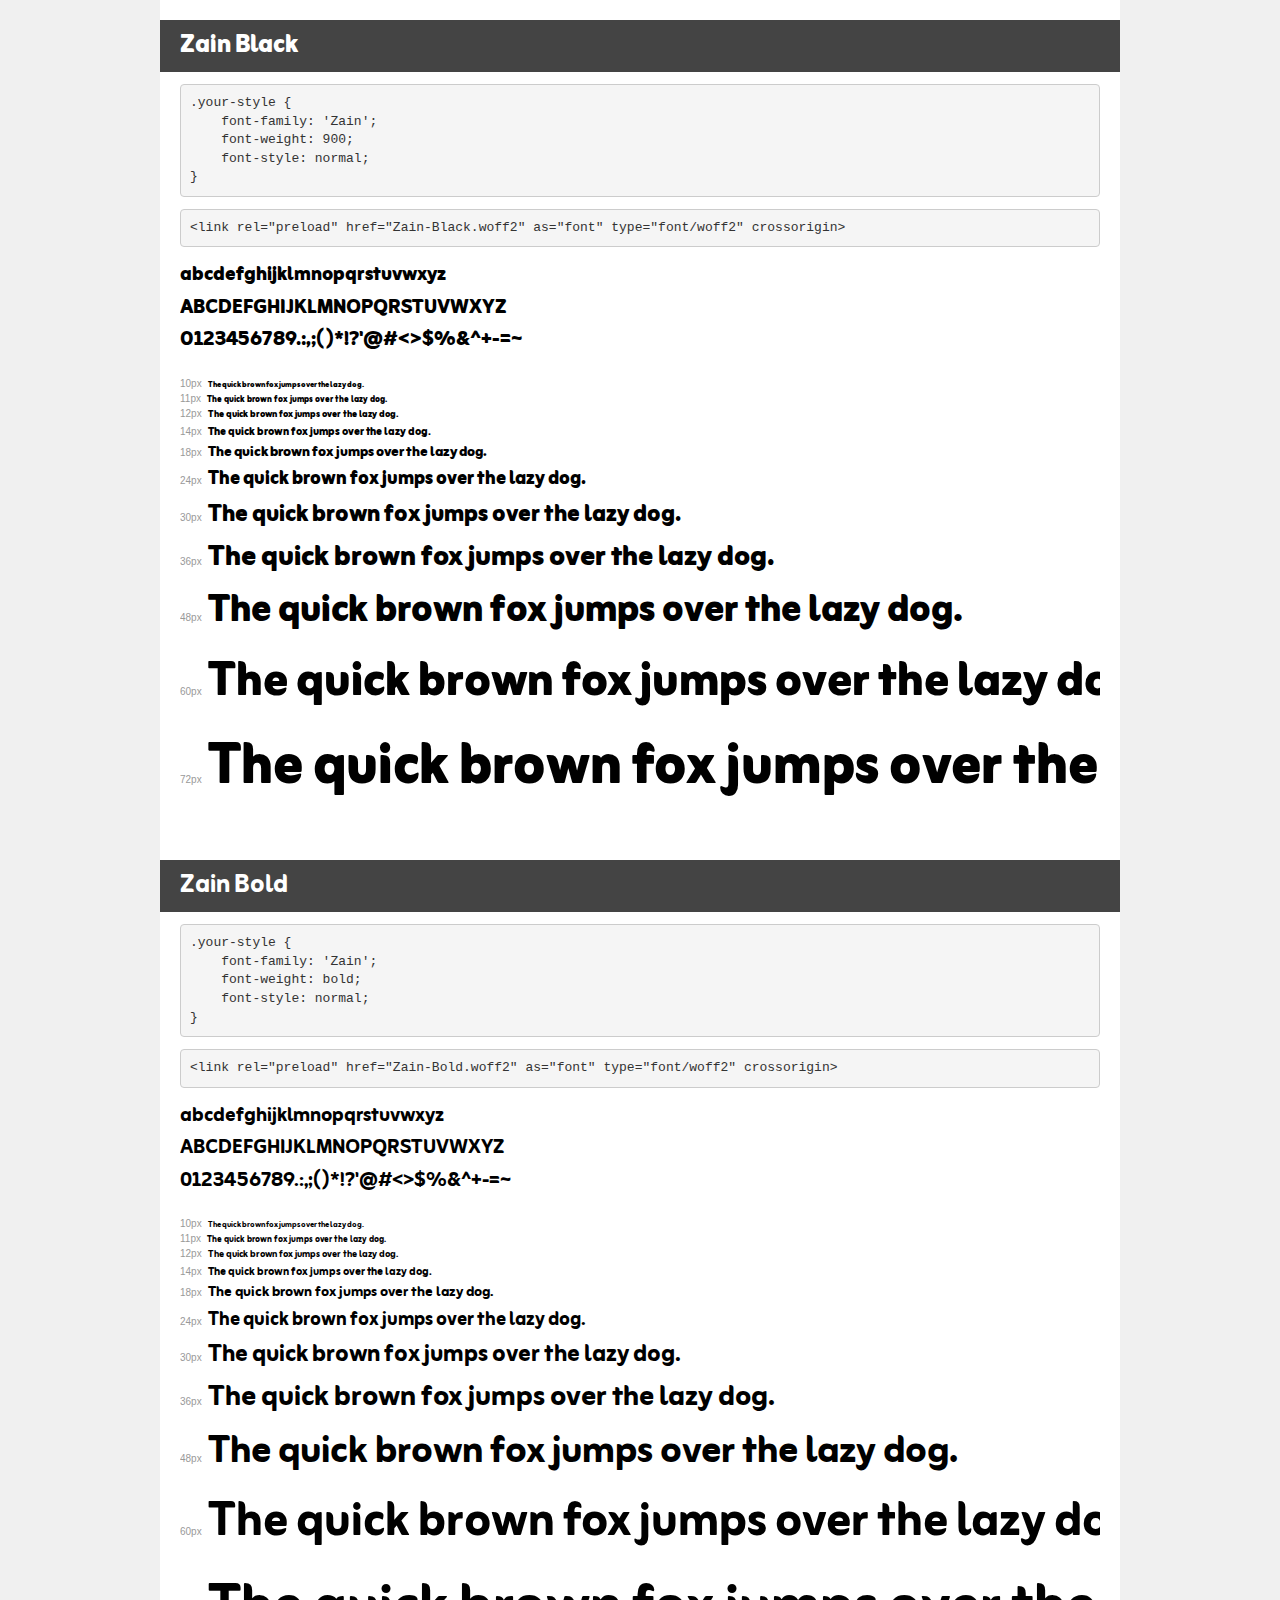
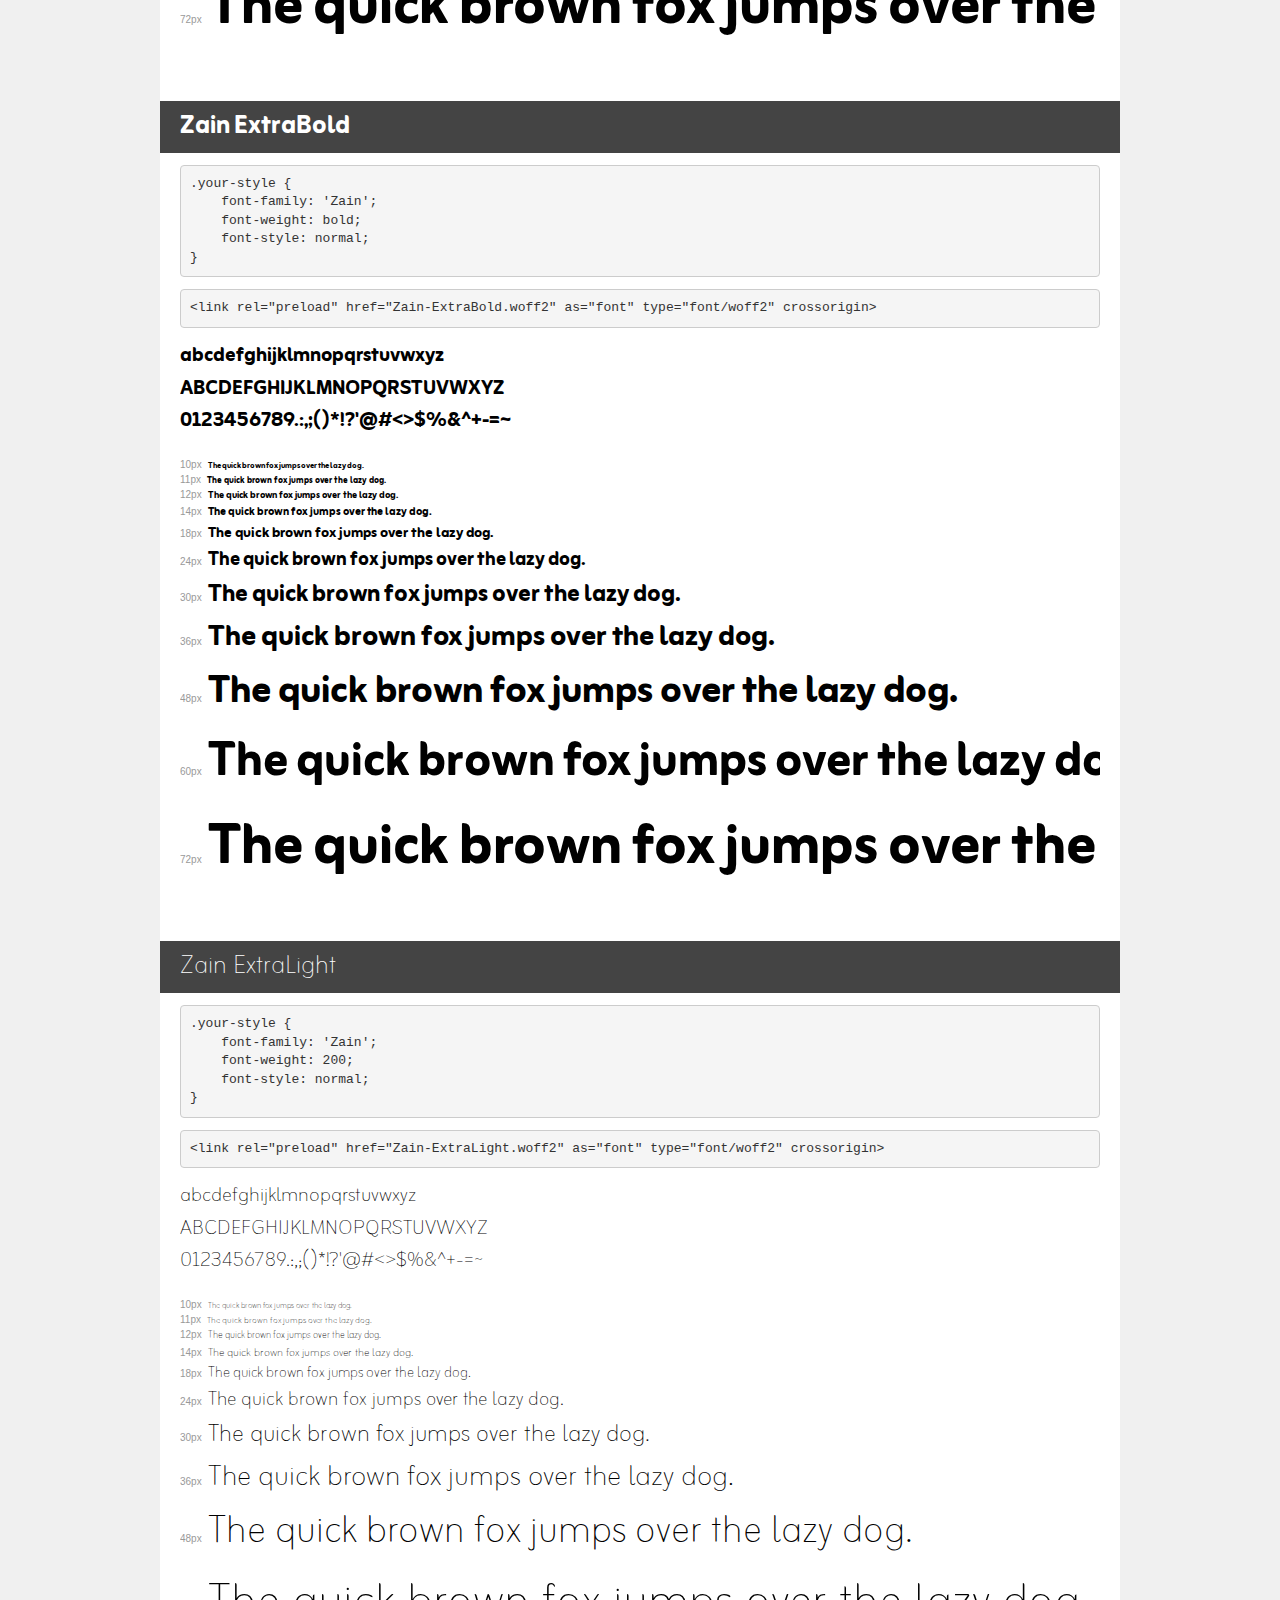
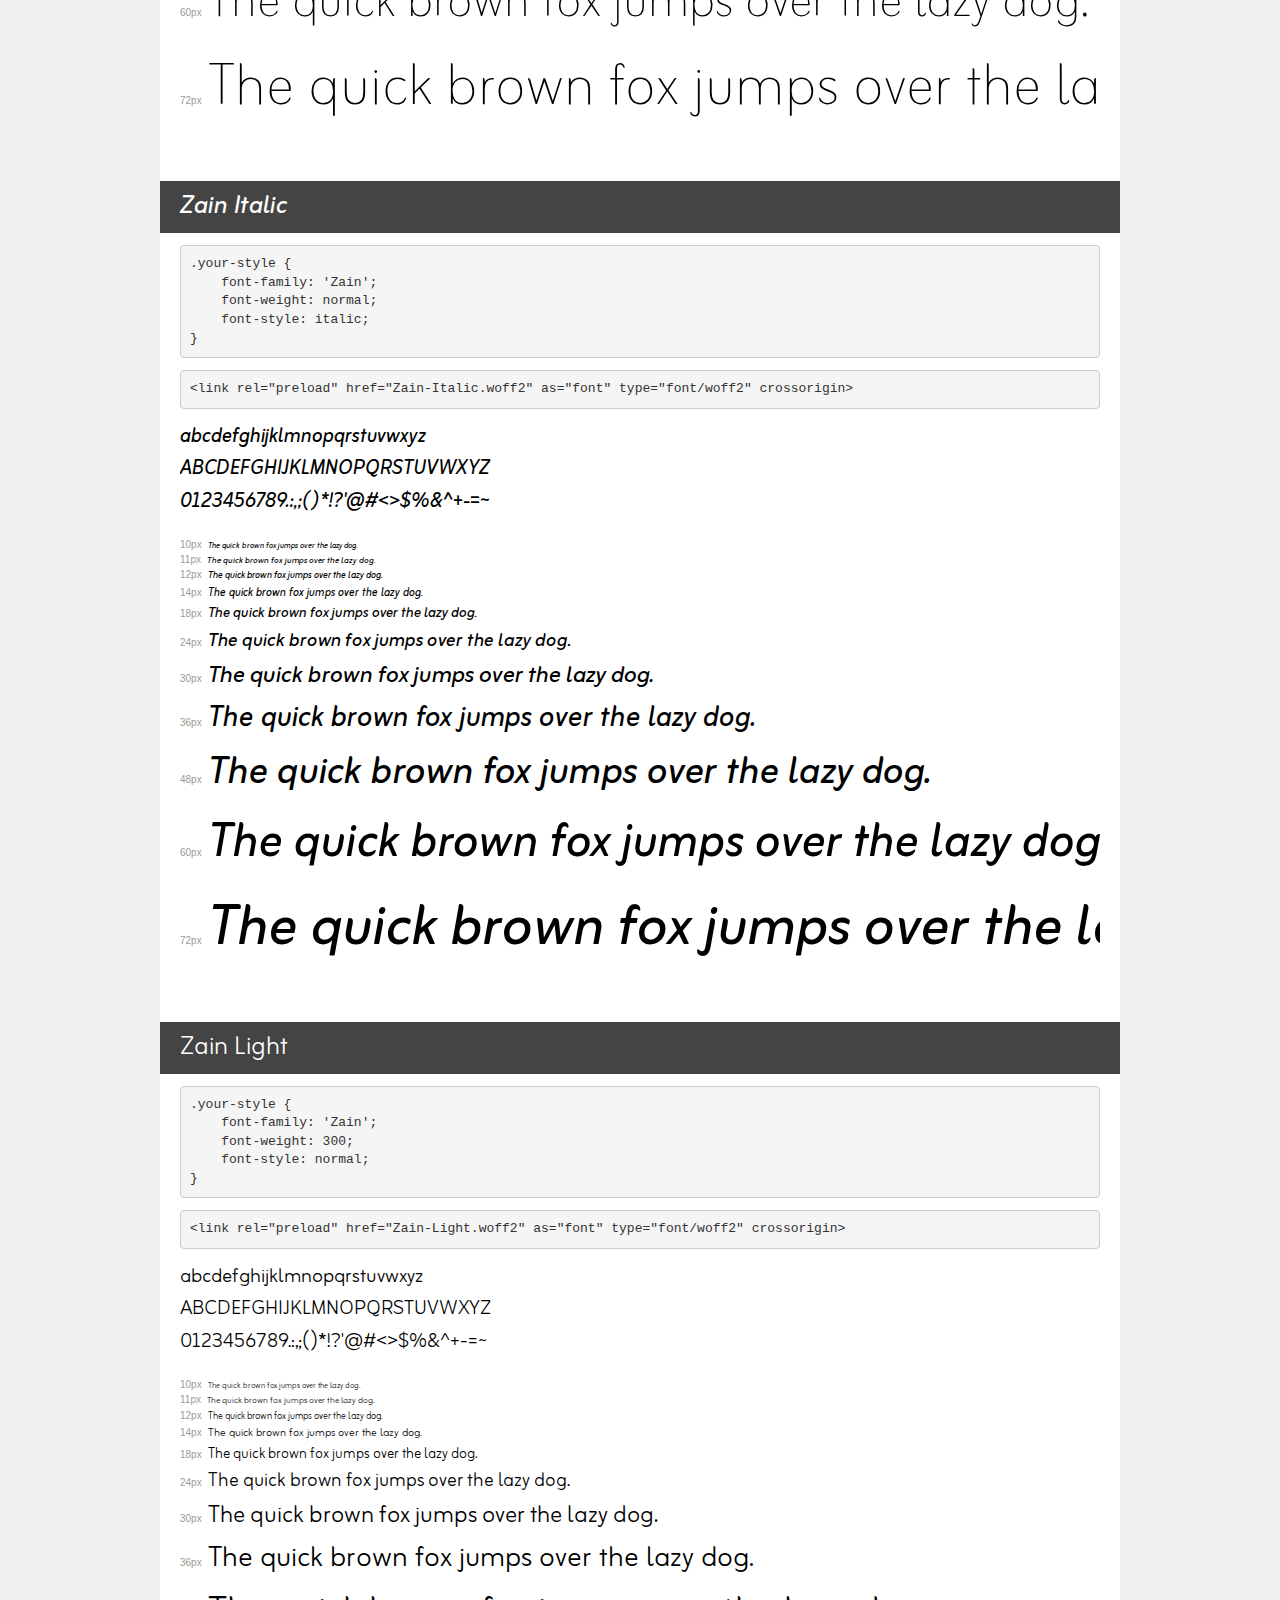
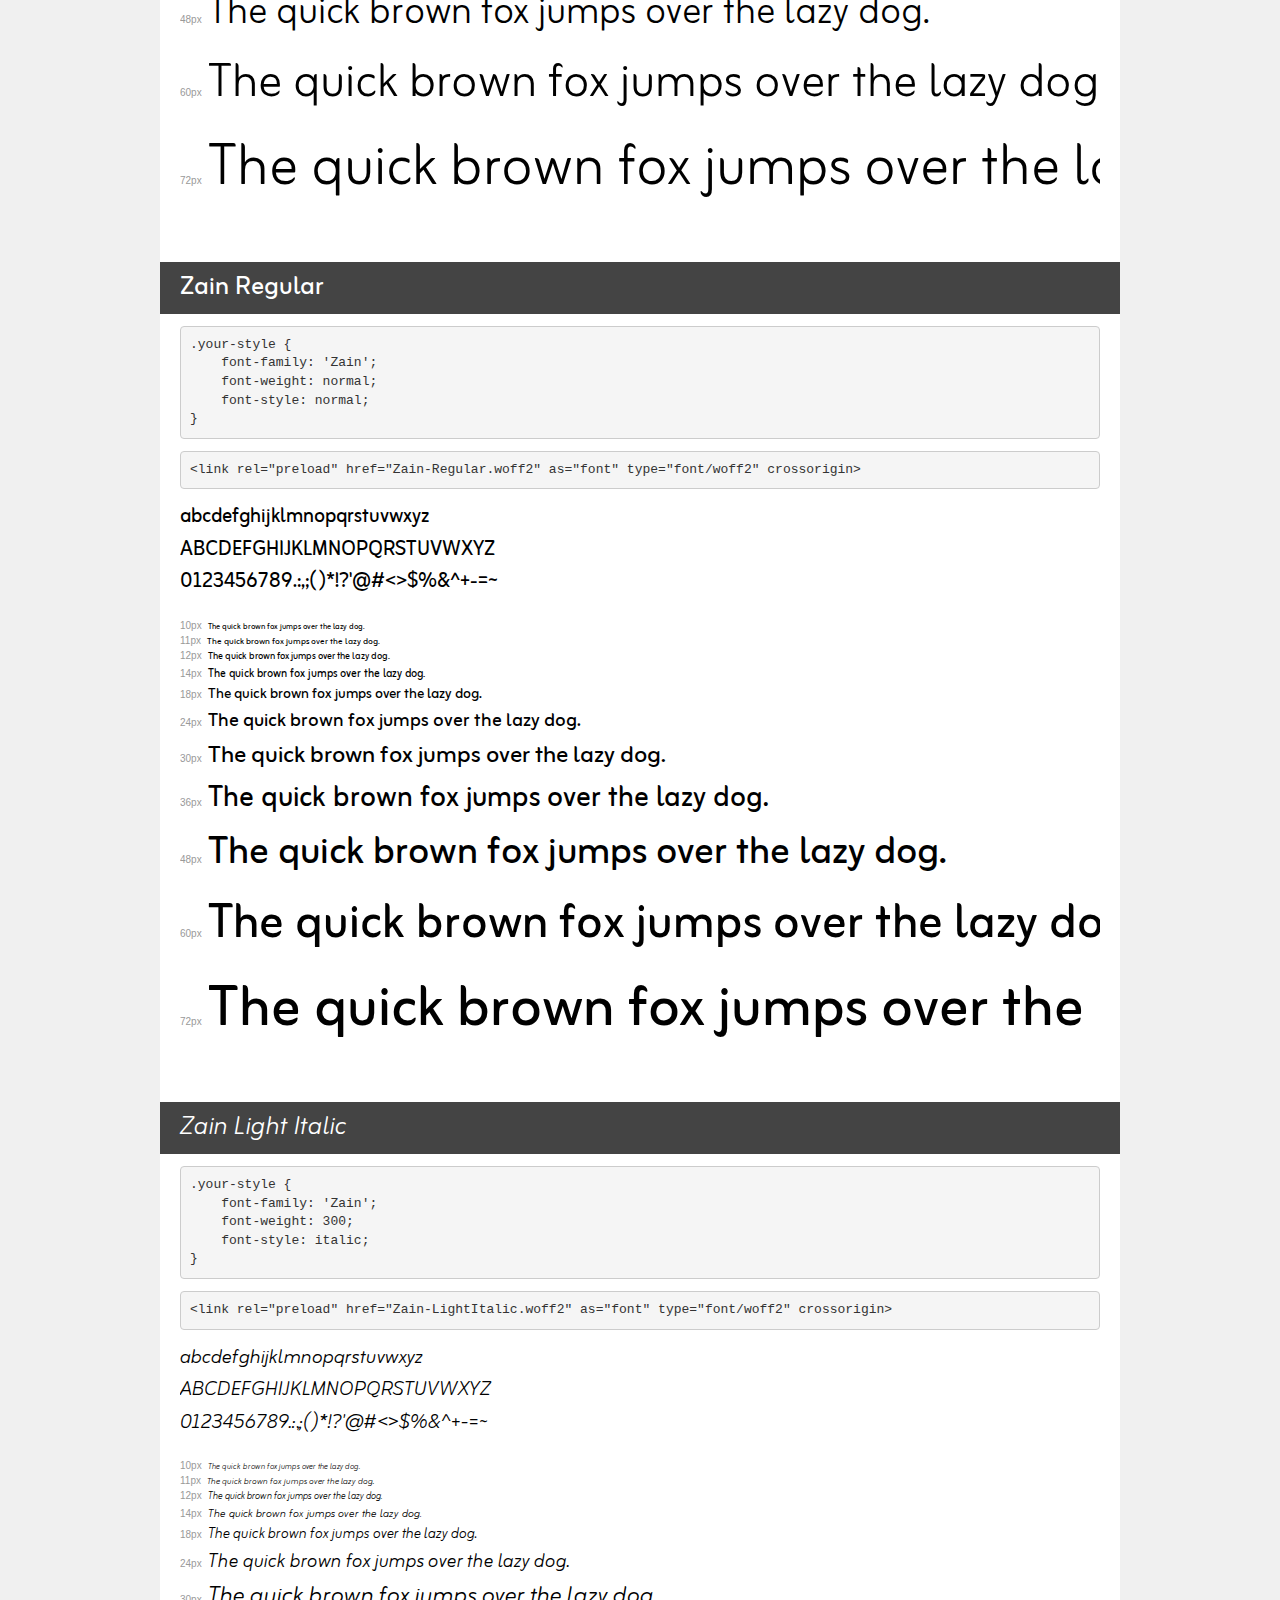
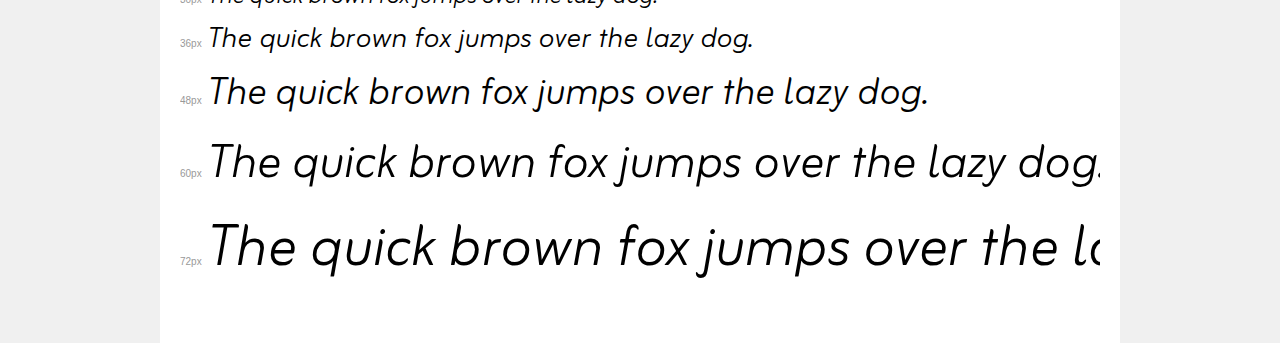
<file: fonts/demo.html>
<!DOCTYPE html>
<html lang="en">
<head>
    <meta charset="utf-8">
    <meta http-equiv="X-UA-Compatible" content="IE=edge">
    <meta name="viewport" content="width=device-width, initial-scale=1">
    <meta name="robots" content="noindex, noarchive">
    <meta name="format-detection" content="telephone=no">
    <title>Transfonter demo</title>
    <link href="stylesheet.css" rel="stylesheet">
    <style>
        /*
        http://meyerweb.com/eric/tools/css/reset/
        v2.0 | 20110126
        License: none (public domain)
        */
        html, body, div, span, applet, object, iframe,
        h1, h2, h3, h4, h5, h6, p, blockquote, pre,
        a, abbr, acronym, address, big, cite, code,
        del, dfn, em, img, ins, kbd, q, s, samp,
        small, strike, strong, sub, sup, tt, var,
        b, u, i, center,
        dl, dt, dd, ol, ul, li,
        fieldset, form, label, legend,
        table, caption, tbody, tfoot, thead, tr, th, td,
        article, aside, canvas, details, embed,
        figure, figcaption, footer, header, hgroup,
        menu, nav, output, ruby, section, summary,
        time, mark, audio, video {
            margin: 0;
            padding: 0;
            border: 0;
            font-size: 100%;
            font: inherit;
            vertical-align: baseline;
        }
        /* HTML5 display-role reset for older browsers */
        article, aside, details, figcaption, figure,
        footer, header, hgroup, menu, nav, section {
            display: block;
        }
        body {
            line-height: 1;
        }
        ol, ul {
            list-style: none;
        }
        blockquote, q {
            quotes: none;
        }
        blockquote:before, blockquote:after,
        q:before, q:after {
            content: '';
            content: none;
        }
        table {
            border-collapse: collapse;
            border-spacing: 0;
        }
        /* demo styles */
        body {
            background: #f0f0f0;
            color: #000;
        }
        .page {
            background: #fff;
            width: 920px;
            margin: 0 auto;
            padding: 20px 20px 0 20px;
            overflow: hidden;
        }
        .font-container {
            overflow-x: auto;
            overflow-y: hidden;
            margin-bottom: 40px;
            line-height: 1.3;
            white-space: nowrap;
            padding-bottom: 5px;
        }
        h1 {
            position: relative;
            background: #444;
            font-size: 32px;
            color: #fff;
            padding: 10px 20px;
            margin: 0 -20px 12px -20px;
        }
        .letters {
            font-size: 25px;
            margin-bottom: 20px;
        }
        .s10:before {
            content: '10px';
        }
        .s11:before {
            content: '11px';
        }
        .s12:before {
            content: '12px';
        }
        .s14:before {
            content: '14px';
        }
        .s18:before {
            content: '18px';
        }
        .s24:before {
            content: '24px';
        }
        .s30:before {
            content: '30px';
        }
        .s36:before {
            content: '36px';
        }
        .s48:before {
            content: '48px';
        }
        .s60:before {
            content: '60px';
        }
        .s72:before {
            content: '72px';
        }
        .s10:before, .s11:before, .s12:before, .s14:before,
        .s18:before, .s24:before, .s30:before, .s36:before,
        .s48:before, .s60:before, .s72:before {
            font-family: Arial, sans-serif;
            font-size: 10px;
            font-weight: normal;
            font-style: normal;
            color: #999;
            padding-right: 6px;
        }
        pre {
            display: block;
            padding: 9px;
            margin: 0 0 12px;
            font-family: Monaco, Menlo, Consolas, "Courier New", monospace;
            font-size: 13px;
            line-height: 1.428571429;
            color: #333;
            font-weight: normal;
            font-style: normal;
            background-color: #f5f5f5;
            border: 1px solid #ccc;
            overflow-x: auto;
            border-radius: 4px;
        }
        /* responsive */
        @media (max-width: 959px) {
            .page {
                width: auto;
                margin: 0;
            }
        }
    </style>
</head>
<body>
<div class="page">
    <div class="demo">
        <h1 style="font-family: 'Zain'; font-weight: 900; font-style: normal;">Zain Black</h1>
        <pre title="Usage">.your-style {
    font-family: 'Zain';
    font-weight: 900;
    font-style: normal;
}</pre>
        <pre title="Preload (optional)">
&lt;link rel=&quot;preload&quot; href=&quot;Zain-Black.woff2&quot; as=&quot;font&quot; type=&quot;font/woff2&quot; crossorigin&gt;</pre>
        <div class="font-container" style="font-family: 'Zain'; font-weight: 900; font-style: normal;">
            <p class="letters">
                abcdefghijklmnopqrstuvwxyz<br>
ABCDEFGHIJKLMNOPQRSTUVWXYZ<br>
                0123456789.:,;()*!?'@#&lt;&gt;$%&^+-=~
            </p>
            <p class="s10" style="font-size: 10px;">The quick brown fox jumps over the lazy dog.</p>
            <p class="s11" style="font-size: 11px;">The quick brown fox jumps over the lazy dog.</p>
            <p class="s12" style="font-size: 12px;">The quick brown fox jumps over the lazy dog.</p>
            <p class="s14" style="font-size: 14px;">The quick brown fox jumps over the lazy dog.</p>
            <p class="s18" style="font-size: 18px;">The quick brown fox jumps over the lazy dog.</p>
            <p class="s24" style="font-size: 24px;">The quick brown fox jumps over the lazy dog.</p>
            <p class="s30" style="font-size: 30px;">The quick brown fox jumps over the lazy dog.</p>
            <p class="s36" style="font-size: 36px;">The quick brown fox jumps over the lazy dog.</p>
            <p class="s48" style="font-size: 48px;">The quick brown fox jumps over the lazy dog.</p>
            <p class="s60" style="font-size: 60px;">The quick brown fox jumps over the lazy dog.</p>
            <p class="s72" style="font-size: 72px;">The quick brown fox jumps over the lazy dog.</p>
        </div>
    </div>

    <div class="demo">
        <h1 style="font-family: 'Zain'; font-weight: bold; font-style: normal;">Zain Bold</h1>
        <pre title="Usage">.your-style {
    font-family: 'Zain';
    font-weight: bold;
    font-style: normal;
}</pre>
        <pre title="Preload (optional)">
&lt;link rel=&quot;preload&quot; href=&quot;Zain-Bold.woff2&quot; as=&quot;font&quot; type=&quot;font/woff2&quot; crossorigin&gt;</pre>
        <div class="font-container" style="font-family: 'Zain'; font-weight: bold; font-style: normal;">
            <p class="letters">
                abcdefghijklmnopqrstuvwxyz<br>
ABCDEFGHIJKLMNOPQRSTUVWXYZ<br>
                0123456789.:,;()*!?'@#&lt;&gt;$%&^+-=~
            </p>
            <p class="s10" style="font-size: 10px;">The quick brown fox jumps over the lazy dog.</p>
            <p class="s11" style="font-size: 11px;">The quick brown fox jumps over the lazy dog.</p>
            <p class="s12" style="font-size: 12px;">The quick brown fox jumps over the lazy dog.</p>
            <p class="s14" style="font-size: 14px;">The quick brown fox jumps over the lazy dog.</p>
            <p class="s18" style="font-size: 18px;">The quick brown fox jumps over the lazy dog.</p>
            <p class="s24" style="font-size: 24px;">The quick brown fox jumps over the lazy dog.</p>
            <p class="s30" style="font-size: 30px;">The quick brown fox jumps over the lazy dog.</p>
            <p class="s36" style="font-size: 36px;">The quick brown fox jumps over the lazy dog.</p>
            <p class="s48" style="font-size: 48px;">The quick brown fox jumps over the lazy dog.</p>
            <p class="s60" style="font-size: 60px;">The quick brown fox jumps over the lazy dog.</p>
            <p class="s72" style="font-size: 72px;">The quick brown fox jumps over the lazy dog.</p>
        </div>
    </div>

    <div class="demo">
        <h1 style="font-family: 'Zain'; font-weight: bold; font-style: normal;">Zain ExtraBold</h1>
        <pre title="Usage">.your-style {
    font-family: 'Zain';
    font-weight: bold;
    font-style: normal;
}</pre>
        <pre title="Preload (optional)">
&lt;link rel=&quot;preload&quot; href=&quot;Zain-ExtraBold.woff2&quot; as=&quot;font&quot; type=&quot;font/woff2&quot; crossorigin&gt;</pre>
        <div class="font-container" style="font-family: 'Zain'; font-weight: bold; font-style: normal;">
            <p class="letters">
                abcdefghijklmnopqrstuvwxyz<br>
ABCDEFGHIJKLMNOPQRSTUVWXYZ<br>
                0123456789.:,;()*!?'@#&lt;&gt;$%&^+-=~
            </p>
            <p class="s10" style="font-size: 10px;">The quick brown fox jumps over the lazy dog.</p>
            <p class="s11" style="font-size: 11px;">The quick brown fox jumps over the lazy dog.</p>
            <p class="s12" style="font-size: 12px;">The quick brown fox jumps over the lazy dog.</p>
            <p class="s14" style="font-size: 14px;">The quick brown fox jumps over the lazy dog.</p>
            <p class="s18" style="font-size: 18px;">The quick brown fox jumps over the lazy dog.</p>
            <p class="s24" style="font-size: 24px;">The quick brown fox jumps over the lazy dog.</p>
            <p class="s30" style="font-size: 30px;">The quick brown fox jumps over the lazy dog.</p>
            <p class="s36" style="font-size: 36px;">The quick brown fox jumps over the lazy dog.</p>
            <p class="s48" style="font-size: 48px;">The quick brown fox jumps over the lazy dog.</p>
            <p class="s60" style="font-size: 60px;">The quick brown fox jumps over the lazy dog.</p>
            <p class="s72" style="font-size: 72px;">The quick brown fox jumps over the lazy dog.</p>
        </div>
    </div>

    <div class="demo">
        <h1 style="font-family: 'Zain'; font-weight: 200; font-style: normal;">Zain ExtraLight</h1>
        <pre title="Usage">.your-style {
    font-family: 'Zain';
    font-weight: 200;
    font-style: normal;
}</pre>
        <pre title="Preload (optional)">
&lt;link rel=&quot;preload&quot; href=&quot;Zain-ExtraLight.woff2&quot; as=&quot;font&quot; type=&quot;font/woff2&quot; crossorigin&gt;</pre>
        <div class="font-container" style="font-family: 'Zain'; font-weight: 200; font-style: normal;">
            <p class="letters">
                abcdefghijklmnopqrstuvwxyz<br>
ABCDEFGHIJKLMNOPQRSTUVWXYZ<br>
                0123456789.:,;()*!?'@#&lt;&gt;$%&^+-=~
            </p>
            <p class="s10" style="font-size: 10px;">The quick brown fox jumps over the lazy dog.</p>
            <p class="s11" style="font-size: 11px;">The quick brown fox jumps over the lazy dog.</p>
            <p class="s12" style="font-size: 12px;">The quick brown fox jumps over the lazy dog.</p>
            <p class="s14" style="font-size: 14px;">The quick brown fox jumps over the lazy dog.</p>
            <p class="s18" style="font-size: 18px;">The quick brown fox jumps over the lazy dog.</p>
            <p class="s24" style="font-size: 24px;">The quick brown fox jumps over the lazy dog.</p>
            <p class="s30" style="font-size: 30px;">The quick brown fox jumps over the lazy dog.</p>
            <p class="s36" style="font-size: 36px;">The quick brown fox jumps over the lazy dog.</p>
            <p class="s48" style="font-size: 48px;">The quick brown fox jumps over the lazy dog.</p>
            <p class="s60" style="font-size: 60px;">The quick brown fox jumps over the lazy dog.</p>
            <p class="s72" style="font-size: 72px;">The quick brown fox jumps over the lazy dog.</p>
        </div>
    </div>

    <div class="demo">
        <h1 style="font-family: 'Zain'; font-weight: normal; font-style: italic;">Zain Italic</h1>
        <pre title="Usage">.your-style {
    font-family: 'Zain';
    font-weight: normal;
    font-style: italic;
}</pre>
        <pre title="Preload (optional)">
&lt;link rel=&quot;preload&quot; href=&quot;Zain-Italic.woff2&quot; as=&quot;font&quot; type=&quot;font/woff2&quot; crossorigin&gt;</pre>
        <div class="font-container" style="font-family: 'Zain'; font-weight: normal; font-style: italic;">
            <p class="letters">
                abcdefghijklmnopqrstuvwxyz<br>
ABCDEFGHIJKLMNOPQRSTUVWXYZ<br>
                0123456789.:,;()*!?'@#&lt;&gt;$%&^+-=~
            </p>
            <p class="s10" style="font-size: 10px;">The quick brown fox jumps over the lazy dog.</p>
            <p class="s11" style="font-size: 11px;">The quick brown fox jumps over the lazy dog.</p>
            <p class="s12" style="font-size: 12px;">The quick brown fox jumps over the lazy dog.</p>
            <p class="s14" style="font-size: 14px;">The quick brown fox jumps over the lazy dog.</p>
            <p class="s18" style="font-size: 18px;">The quick brown fox jumps over the lazy dog.</p>
            <p class="s24" style="font-size: 24px;">The quick brown fox jumps over the lazy dog.</p>
            <p class="s30" style="font-size: 30px;">The quick brown fox jumps over the lazy dog.</p>
            <p class="s36" style="font-size: 36px;">The quick brown fox jumps over the lazy dog.</p>
            <p class="s48" style="font-size: 48px;">The quick brown fox jumps over the lazy dog.</p>
            <p class="s60" style="font-size: 60px;">The quick brown fox jumps over the lazy dog.</p>
            <p class="s72" style="font-size: 72px;">The quick brown fox jumps over the lazy dog.</p>
        </div>
    </div>

    <div class="demo">
        <h1 style="font-family: 'Zain'; font-weight: 300; font-style: normal;">Zain Light</h1>
        <pre title="Usage">.your-style {
    font-family: 'Zain';
    font-weight: 300;
    font-style: normal;
}</pre>
        <pre title="Preload (optional)">
&lt;link rel=&quot;preload&quot; href=&quot;Zain-Light.woff2&quot; as=&quot;font&quot; type=&quot;font/woff2&quot; crossorigin&gt;</pre>
        <div class="font-container" style="font-family: 'Zain'; font-weight: 300; font-style: normal;">
            <p class="letters">
                abcdefghijklmnopqrstuvwxyz<br>
ABCDEFGHIJKLMNOPQRSTUVWXYZ<br>
                0123456789.:,;()*!?'@#&lt;&gt;$%&^+-=~
            </p>
            <p class="s10" style="font-size: 10px;">The quick brown fox jumps over the lazy dog.</p>
            <p class="s11" style="font-size: 11px;">The quick brown fox jumps over the lazy dog.</p>
            <p class="s12" style="font-size: 12px;">The quick brown fox jumps over the lazy dog.</p>
            <p class="s14" style="font-size: 14px;">The quick brown fox jumps over the lazy dog.</p>
            <p class="s18" style="font-size: 18px;">The quick brown fox jumps over the lazy dog.</p>
            <p class="s24" style="font-size: 24px;">The quick brown fox jumps over the lazy dog.</p>
            <p class="s30" style="font-size: 30px;">The quick brown fox jumps over the lazy dog.</p>
            <p class="s36" style="font-size: 36px;">The quick brown fox jumps over the lazy dog.</p>
            <p class="s48" style="font-size: 48px;">The quick brown fox jumps over the lazy dog.</p>
            <p class="s60" style="font-size: 60px;">The quick brown fox jumps over the lazy dog.</p>
            <p class="s72" style="font-size: 72px;">The quick brown fox jumps over the lazy dog.</p>
        </div>
    </div>

    <div class="demo">
        <h1 style="font-family: 'Zain'; font-weight: normal; font-style: normal;">Zain Regular</h1>
        <pre title="Usage">.your-style {
    font-family: 'Zain';
    font-weight: normal;
    font-style: normal;
}</pre>
        <pre title="Preload (optional)">
&lt;link rel=&quot;preload&quot; href=&quot;Zain-Regular.woff2&quot; as=&quot;font&quot; type=&quot;font/woff2&quot; crossorigin&gt;</pre>
        <div class="font-container" style="font-family: 'Zain'; font-weight: normal; font-style: normal;">
            <p class="letters">
                abcdefghijklmnopqrstuvwxyz<br>
ABCDEFGHIJKLMNOPQRSTUVWXYZ<br>
                0123456789.:,;()*!?'@#&lt;&gt;$%&^+-=~
            </p>
            <p class="s10" style="font-size: 10px;">The quick brown fox jumps over the lazy dog.</p>
            <p class="s11" style="font-size: 11px;">The quick brown fox jumps over the lazy dog.</p>
            <p class="s12" style="font-size: 12px;">The quick brown fox jumps over the lazy dog.</p>
            <p class="s14" style="font-size: 14px;">The quick brown fox jumps over the lazy dog.</p>
            <p class="s18" style="font-size: 18px;">The quick brown fox jumps over the lazy dog.</p>
            <p class="s24" style="font-size: 24px;">The quick brown fox jumps over the lazy dog.</p>
            <p class="s30" style="font-size: 30px;">The quick brown fox jumps over the lazy dog.</p>
            <p class="s36" style="font-size: 36px;">The quick brown fox jumps over the lazy dog.</p>
            <p class="s48" style="font-size: 48px;">The quick brown fox jumps over the lazy dog.</p>
            <p class="s60" style="font-size: 60px;">The quick brown fox jumps over the lazy dog.</p>
            <p class="s72" style="font-size: 72px;">The quick brown fox jumps over the lazy dog.</p>
        </div>
    </div>

    <div class="demo">
        <h1 style="font-family: 'Zain'; font-weight: 300; font-style: italic;">Zain Light Italic</h1>
        <pre title="Usage">.your-style {
    font-family: 'Zain';
    font-weight: 300;
    font-style: italic;
}</pre>
        <pre title="Preload (optional)">
&lt;link rel=&quot;preload&quot; href=&quot;Zain-LightItalic.woff2&quot; as=&quot;font&quot; type=&quot;font/woff2&quot; crossorigin&gt;</pre>
        <div class="font-container" style="font-family: 'Zain'; font-weight: 300; font-style: italic;">
            <p class="letters">
                abcdefghijklmnopqrstuvwxyz<br>
ABCDEFGHIJKLMNOPQRSTUVWXYZ<br>
                0123456789.:,;()*!?'@#&lt;&gt;$%&^+-=~
            </p>
            <p class="s10" style="font-size: 10px;">The quick brown fox jumps over the lazy dog.</p>
            <p class="s11" style="font-size: 11px;">The quick brown fox jumps over the lazy dog.</p>
            <p class="s12" style="font-size: 12px;">The quick brown fox jumps over the lazy dog.</p>
            <p class="s14" style="font-size: 14px;">The quick brown fox jumps over the lazy dog.</p>
            <p class="s18" style="font-size: 18px;">The quick brown fox jumps over the lazy dog.</p>
            <p class="s24" style="font-size: 24px;">The quick brown fox jumps over the lazy dog.</p>
            <p class="s30" style="font-size: 30px;">The quick brown fox jumps over the lazy dog.</p>
            <p class="s36" style="font-size: 36px;">The quick brown fox jumps over the lazy dog.</p>
            <p class="s48" style="font-size: 48px;">The quick brown fox jumps over the lazy dog.</p>
            <p class="s60" style="font-size: 60px;">The quick brown fox jumps over the lazy dog.</p>
            <p class="s72" style="font-size: 72px;">The quick brown fox jumps over the lazy dog.</p>
        </div>
    </div>

</div>
</body>
</html>
</file>
<file: css/main.css>
:root {
    --main-color: #01B2A0;
    --sec-color: #76B525;
    --thirt-color: #144B8D;
    --text-color: #303030;
    --hover-color: #FCE9E9;
    --border-color: #EEEEEE;
    --contact-color: #323232;
    --white-color: #FEFEFE;
    --dark-color:#626262;

  }

  @font-face {
    font-family: 'zain-black';
    src: url('../fonts/Zain-Black.woff2') format('woff2'),
        url('../fonts/Zain-Black.woff') format('woff'),
        url('../fonts/Zain-Black.ttf') format('truetype');
    font-weight: 900;
    font-style: normal;
    font-display: swap;
}

@font-face {
    font-family: 'zain-bold';
    src: url('../fonts/Zain-Bold.woff2') format('woff2'),
        url('../fonts/Zain-Bold.woff') format('woff'),
        url('../fonts/Zain-Bold.ttf') format('truetype');
    font-weight: bold;
    font-style: normal;
    font-display: swap;
}

@font-face {
    font-family: 'zain-ExtraBold';
    src: url('../fonts/Zain-ExtraBold.woff2') format('woff2'),
        url('../fonts/Zain-ExtraBold.woff') format('woff'),
        url('../fonts/Zain-ExtraBold.ttf') format('truetype');
    font-weight: bold;
    font-style: normal;
    font-display: swap;
}


@font-face {
    font-family: 'zain-light';
    src: url('../fonts/Zain-Light.woff2') format('woff2'),
        url('../fonts/Zain-Light.woff') format('woff'),
        url('../fonts/Zain-Light.ttf') format('truetype');
    font-weight: 300;
    font-style: normal;
    font-display: swap;
}

@font-face {
    font-family: 'zain';
    src: url('../fonts/Zain-Regular.woff2') format('woff2'),
        url('../fonts/Zain-Regular.woff') format('woff'),
        url('../fonts/Zain-Regular.ttf') format('truetype');
    font-weight: normal;
    font-style: normal;
     
}
a,
  p,
  label,
  span,
  .h1,
  .h2,
  .h3,
  .h4,
  .h5,
  .h6,
  h1,
  h2,
  h3,
  h4,
  h5,
  h6 {
    font-family: "zain";
  }
  a {
    color: var(--text-color);
    text-decoration: none;
  }
  .btn.active.focus, .btn.active:focus, .btn.focus, .btn:active.focus, .btn:active:focus, .btn:focus {
  
    outline: none;
  }
 
  body::-webkit-scrollbar {
    background-color: #fff;
    width: 7px;
    height: 0;
  }
  body::-webkit-scrollbar-thumb {
    background-color: var(--main-color);
  }
  html {
    scrollbar-width: thin;
    scrollbar-color: var(--main-color) #fff;
  }
  input::-webkit-inner-spin-button,
  input::-webkit-outer-spin-button {
    -webkit-appearance: none;
    margin: 0;
  }
  input[type="number"] {
    -moz-appearance: textfield;
  }
  
  .clear {
    clear: both;
  }
  
  a:hover,
  a:active,
  a:focus {
    text-decoration: none;
  }
  
  ul {
    list-style: none;
    margin: 0;
    padding: 0;
  }
  
  a:focus,
  input:focus,
  textarea:focus,
  button:focus {
    outline: 0;
  }
  .img-contain {
    max-width: 100%;
    max-height: 100%;
    -o-object-fit: contain;
    object-fit: contain;
}
/* Side menu */
.overlay {
  position: fixed;
  width: 100%;
  height: 100%;
  left: 0;
  right: 0;
  bottom: 0;
  top: 0;
  background-color: rgba(0, 0, 0, 0.7);
  z-index: 9;
  display: none;
  }
  
  .sidenav {
  right: -580px;
  overflow: auto;
  height: 100%;
  width: 290px;
  position: fixed;
  z-index: 999999;
  top: 0;
  background-color: var(--white-color);
  overflow-x: hidden;
  transition: 0.5s;
  padding-top: 55px;
  -webkit-box-shadow: 6px 1px 14px rgba(0, 0, 0, 0.175);
  box-shadow: 6px 13px 14px rgba(0, 0, 0, 0.175);
  }
  .sidenav .menu-head li a{line-height: 40px;    text-align: right;}
  
  .sidenav.open {
  right: 0;
  }
  .side-menu i {
    font-size: 34px;
    width: 40px;
    height: 40px;
    display: -webkit-box;
    display: -ms-flexbox;
    display: flex;
    border-radius: 10px;
    -webkit-box-align: center;
    -ms-flex-align: center;
    align-items: center;
    -webkit-box-pack: center;
    -ms-flex-pack: center;
    justify-content: center;
    background-color: #ffff;
    color: var(--main-color);
    font-size: 20px;
    border: 1px solid var(--main-color);
    border-radius: 5px;
    margin-inline-start: 10px;
    -webkit-transition: all 0.3s ease-in-out;
    transition: all 0.3s ease-in-out;
}
 .side-menu i :hover {
    background-color: var(--main-color);
    color: var(--white-color);
}
  .side-menu .logo{text-align: center;}
  .side-menu .logo img{
  margin: auto;
  margin-bottom: 25px;
  width: 205px;
  
  }
  .sidenav input {
  width: 190px;
  height: 35px;
  border: 0;
  border-bottom: 1px solid;
  margin-top: 25px;
  }
  
  .sidenav button {
  background-color: var(--side-color);
  border: 0px;
  }
  
  .sidenav .list-unstyled>li>a {
  text-align: right;
  line-height: 40px;
  }
  .sidenav a {
  text-decoration: none;
  font-size: 16px;
  transition: 0.3s;
  margin: 0px 30px;
  color: var(--text-color);
  line-height: 40px;
  text-transform: uppercase;
  -webkit-transition: 0.4s ease;
  -o-transition: 0.4s ease;
  transition: 0.4s ease;
  }
  .sidenav a.social-link{margin: 0px 3px;}
  .top-social.side {
  padding: 10px 6px;
  display: flex;
  }
  .sidenav .closebtn {
  position: absolute;
  top: 10px;
  font-size: 30px;
  cursor: pointer;
  left: 0px;
  }
  
  .side-menu span {
  font-size: 35px;
  cursor: pointer;
  color: var(--main-color);
  width: 100%;
  display: block;
  
  }
  html[dir="ltr"] .sidenav.open {
  
    left: 0;
  }
  html[dir="ltr"] .sidenav {
    left: -580px;
    right: unset}
    html[dir="ltr"]  .sidenav .closebtn {
      left: unset;
      right: 0;
  }
  html[dir="ltr"] .side-menu .sub_list li {
    margin-left: 25px;
  }
  @media (min-width: 992px) {
  .side-menu {
    display: none;
  }
  }
/*------------header------------*/
/*------------header------------*/
.head-contacts{
display: flex;
    align-items: center;
    justify-content: space-between;
    background-color: var(--main-color);
    padding: 4px 0px;
}
.top-head{
  -webkit-box-shadow: 0px 0px 8px 0px rgba(1, 1, 1, 0.1);
  box-shadow: 0px 0px 8px 0px rgba(1, 1, 1, 0.1);
} 
.top-head-flex{
  display: flex;
    align-items: center;
    justify-content: space-between;
    padding: 14px 0px;
}
.top-head-contacts a{
    font-size: 14px;
    color: var(--white-color);
    margin-inline-end: 15px;
    -webkit-transition: 0.5s ease;
    -o-transition: 0.5s ease;
    transition: 0.5s ease;
}
.top-head-contacts a:hover{
  color: var(--contact-color);
  -webkit-transition: 0.5s ease;
  -o-transition: 0.5s ease;
  transition: 0.5s ease;
}
.top-head-contacts i{
  font-size: 16px;
  margin-inline-end: 4px;
}
.top-social i{
      color: var(--white-color);
    font-size: 20px;
    margin-inline-end: 8px;
}
.top-head-contacts span{
  display: inline-block;
    direction: ltr;
}
.top-social
.logo{}
.logo img{}
.menu-head{}
.menu ul{
  display: flex;
  align-items: center;
}
.menu-head li{}
.menu-head li a{
  font-size: 16px;
      display: inline-block;
  margin: 0px 16px;
  -webkit-transition: 0.5s ease;
  -o-transition: 0.5s ease;
  transition: 0.5s ease;
  transition: 0.3s ease-in-out;
  text-transform: uppercase;
  
}
.menu-head li a:hover{
  color: var(--main-color);
  -webkit-transition: 0.5s ease;
  -o-transition: 0.5s ease;
  transition: 0.5s ease;
  transition: 0.3s ease-in-out;
}
.menu-head li a.active{
  color: var(--main-color);
  font-weight: 600;
  position: relative;
}
.menu-head li a.active::before {
    content: "";
    position: absolute;
    width: 50px;
    height: 2px;
    left: 0px;
    top: 35px;
    background-color: var(--main-color);
    transform: translateY(50%);
}
a.contact-head{
line-height: 40px;
    width: 140px;
    height: 40px;
   border:1px solid transparent;
    border-radius: 5px;
    color: #ffffff;
    font-size: 16px;
    -webkit-transition: 0.5s ease;
    -o-transition: 0.5s ease;
    transition: 0.5s ease;
    display: flex;
    align-items: center;
    justify-content: center;
    font-weight: 800;
    background-color: var(--sec-color);
}
a.contact-head:hover{
  background-color: var(--white-color);
    border-color: var(--sec-color);
    color: var(--sec-color);
    border-color: var(--sec-color);
}
a.contact-head i{margin-inline-end: 10px;}
.lang-head img{
      width: 24px;
    height: 23px;
        margin-inline-end: 10px;
}
.lang-head {
width: 130px;
    height: 48px;
    display: -webkit-box;
    display: -ms-flexbox;
    display: flex;
    border-radius: 25px;
    -webkit-box-align: center;
    -ms-flex-align: center;
    align-items: center;
    -webkit-box-pack: center;
    -ms-flex-pack: center;
    justify-content: center;
    background-color: #ffff;
    color: var(--text-color);
    font-size: 16px;
    line-height: 28px;
    border: 1px solid var(--border-color);
    -webkit-transition: all 0.3s 
ease-in-out;
    transition: all 0.3s 
ease-in-out;
}
.lang-head:hover{
  border-color: var(--main-color);
  color:var(--main-color);
}
.button-head{display: flex;align-items: center;}

  /*home-section  */
  
.home-section{
  background-image: url(../images/bg-header.png);
    background-position: center;
    background-repeat: no-repeat;
    background-size: cover;
}
.home-content{
  padding-top: 50px;
  text-align: center;
}
.home-content h1{
  font-family: 'zain-ExtraBold';
    font-size: 48px;
    line-height: 60px;
    color: var(--text-color);
    margin-bottom: 20px;
        text-transform: capitalize;
}
.home-content p{
font-size: 18px;
    line-height: 30px;
    color: var(--dark-color);
    width: 50%;
    margin: auto;
    margin-bottom: 32px;
}
.home-contect-link{
  display: flex;
    align-items: center;
    justify-content: center;
}
.home-contect-link a{
width: 160px;
    text-decoration: none;
    font-size: 16px;
    line-height: 48px;
    height: 48px;
    font-weight: 600;
    color: var(--white-color);
border: 1px solid transparent;
    border-radius: 25px;
    margin-right: 15px;
    -webkit-transition: all 0.3s ease-in-out;
    transition: all 0.3s ease-in-out;
    text-transform: uppercase;

}
.home-contect-link .link-main{
  background-color: var(--main-color);
  color: var(--white-color);
  border-color:  var(--main-color);
}
    .home-contect-link .link-main:hover{
      background-color: var(--white-color);
      color: var(--main-color);
      border: 1px solid var(--main-color);
    }
    .home-contect-link .link-sec{
      color: var(--main-color);
      background-color: var(--white-color);
      border-color:  var(--main-color);
    }
        .home-contect-link .link-sec:hover{
          background-color: var(--main-color);
          color: var(--white-color);
          border: 1px solid var(--main-color);
        }
      .home-photo {
    text-align: center;
    display: flex;
    align-items: end;
    justify-content: center;
}
        .home-photo img{
          max-width: 100%;
          height: auto;
          margin: 10px;
          border-radius: 25px;
        }
        .home-photo .one{
          height:320px;
        }
           .home-photo .sec{
        height:200px;
        }

            .home-photo .thirt{
        height:140px;
        }
  /*home-section  */
  .about-home-section{
    padding: 80px 0px;
  }
  .about-home-flex{
    display: flex;
    align-items: start;
    justify-content: space-between;
    gap: 20px;
  }
  .about-home-title{width: 50%;
  padding-inline-start: 10%;
  }
  .about-home-photo{
    width: 50%;
  }
  .about-photo-flex{  
    display: flex;
    align-items: center;
    justify-content: space-between;
    gap: 10px;
    flex-wrap: wrap;
  }
  .about-photo-flex .one{
    width: 48%;
    border-radius: 15px;
    height: 208px;
  }
    .about-photo-flex .sec{
    width: 50%;
    border-radius: 0px 15px 15px 0px;
    height: 208px;
  }
    .about-photo-flex .thirt{
    width: 100%;
    border-radius: 0px 15px 15px 0px;
    height: 208px;
  }
  .about-home-title h3{
    font-family: 'zain-ExtraBold';
    font-size: 40px;
    line-height: 40px;
    color: var(--text-color);
    margin-bottom: 15px;
  }
.about-home-title span{
font-size: 24px;
    padding-bottom: 11px;
    font-family: 'zain-bold';
    color: var(--sec-color);
    display: block;
}
p.about-content{
  font-size: 18px;
    width: 91%;
    line-height: 28px;
    color: var(--dark-color);
}
a.button-about-home{
  display: block;
      width: 160px;
    text-decoration: none;
    font-size: 16px;
    line-height: 48px;
    height: 48px;
    font-weight: 600;
    background-color: var(--main-color);
    color: var(--white-color);
    border: 1px solid transparent;
    border-radius: 25px;
    text-align: center;
    margin-top: 25px;
    text-transform: uppercase;
    -webkit-transition: all 0.3s 
ease-in-out;
    transition: all 0.3s 
ease-in-out;
}
a.button-about-home:hover{
  background-color: var(--white-color);
    color: var(--main-color);
    border-color:var(--main-color);
}
/* start Services-Home */
.services-home-section{
  padding: 40px 0px;

}
.services-home-title{ text-align: center;
  margin-bottom: 50px;
}
.services-home-title h3{
font-family: 'zain-Bold';
    font-size: 40px;
    line-height: 48px;
    color: var(--text-color);
    margin-bottom: 15px;
    text-transform: capitalize;
}
.services-home-title span{
   color: var(--main-color);
    font-weight: 700;
}
.services-home-title p{
    font-size: 18px;
    line-height: 30px;
    color: var(--dark-color);
    width: 82%;
    margin: auto;
  }
  .services-blogs-home{}
  .services-blogs-home{ 
    display: flex;
    align-items: center;
    justify-content: center;
    gap: 20px;
    flex-wrap: wrap;
  }
  .service-flex{
        display: flex;
    gap: 20px;
    flex-wrap: wrap;
    justify-content: center;
  }
  .service-item{
    display: flex;
    align-items:center;
    -webkit-transition: all 0.3s 
ease-in-out;
    transition: all 0.3s 
ease-in-out;
    flex-direction: column;
    background-color: #fff;
    border-radius: 15px;
    -webkit-box-shadow: 0px 0px 8px 0px rgba(1, 1, 1, 0.1);
    box-shadow: 0px 0px 8px 0px rgba(1, 1, 1, 0.1);
    width: 347px;
    margin-bottom: 30px;
  }
  .service-photo{
    border-radius: 10px 10px 0px 0px;
    overflow: hidden;
    width: 100%;
  }
  .service-photo img{

    width: 100%;
    height: 210px;
}
.service-title h4{
  font-size: 24px;
    font-family: 'zain-bold';
    width: 90%;
    text-align: center;
    line-height: 35px;
    margin: auto;
    margin-top: 15px;
    margin-bottom: 15px;
}
.service-link{
  border-top: 1px solid var(--border-color);
  display: flex;
    justify-content: space-around;
    padding-top: 20px;
    padding-bottom: 20px;
    text-align: center;
}
.service-link a{
  display: inline-block;
      width: 160px;
    text-decoration: none;
    font-size: 16px;
    line-height: 48px;
    height: 48px;

    color: var(--white-color);
    border: 1px solid transparent;
    border-radius: 25px;

    -webkit-transition: all 0.3s 
ease-in-out;
    transition: all 0.3s 
ease-in-out;
}
.service-link a.serv-down{
  background-color: var(--main-color);
  color: var(--white-color);
  border-color:  var(--main-color);
}
.service-link a.serv-down:hover{
    background-color: var(--white-color);
  color: var(--main-color);
  border-color:  var(--main-color);
}
.service-link a.serv-report{
    background-color: var(--thirt-color);
  color: var(--white-color);
  border-color:  var(--thirt-color);
}
.service-link a.serv-report:hover{
      background-color: var(--white-color);
  color: var(--thirt-color);
  border-color:  var(--thirt-color);
}
.service-link i{margin-inline-end: 8px;}
.service-more-link{
  text-align: center;
    margin-top: 20px;
}
.service-more-link a{
  display: flex;
  align-items: center;
  justify-content: center;
      width: 184px;
    text-decoration: none;
    font-size: 16px;
    line-height: 48px;
    height: 48px;
    background-color: var(--white-color);
    color: var(--main-color);
    border: 1px solid var(--main-color);
    border-radius: 25px;
    margin: auto;
    text-transform: capitalize;
    -webkit-transition: all 0.3s;

    transition: all 0.3s;}
.service-more-link a:hover{
      background-color: var(--main-color);
    color: var(--white-color);
    border-color:var(--main-color);
    }
      .service-more-link a i{
        font-size: 20px;
        margin-inline-start: 8px;
      }
/* end Services-Home */

/* start news-home-section */
.news-home-section{
  padding-top: 80px;
      padding-bottom: 80px;
}
.news-blogs-home{}
.news-flex{ 
    display: flex;
    align-items: center;
    justify-content: center;
    gap: 20px;
    flex-wrap: wrap;
  }
  .news-item{
    display: flex;
    align-items: center;
    -webkit-transition: all 0.3s 
ease-in-out;
    transition: all 0.3s 
ease-in-out;
    flex-direction: column;
    background-color: #fff;
    border-radius: 15px;
    -webkit-box-shadow: 0px 0px 8px 0px rgba(1, 1, 1, 0.1);
    box-shadow: 0px 0px 8px 0px rgba(1, 1, 1, 0.1);
    width:347px;
    margin-bottom: 30px; }
    .news-photo{
  border-radius: 10px 10px 0px 0px;
    overflow: hidden;
    width: 100%;}
     .news-photo img{width: 100%;
    height: 227px;}
     .news-title{
      padding: 10px 15px;
     }
     .news-title h4{
    font-size: 21px;
    font-family: 'zain-bold';
    line-height: 30px;
    margin-top: 15px;
    color: var(--text-color);
     }
     .news-title p{
          font-size: 16px;
          font-family: 'zain-light';
          color: var(--dark-color);
          line-height: 20px;
     }
     .news-date{
    display: flex;
    align-items: center;
    justify-content: start;
    margin-top: 5px;
     }
      .news-date i{
            color: var(--main-color);
    margin-inline-end: 5px;
      }
      .news-date h4{
            font-size: 14px;
    font-family: 'zain';
    color: var(--main-color);
    margin: 0;
    margin-inline-end: 7px; 
    line-height: 20px;
      }
       .news-date span{
        font-size: 14px;
    color: var(--text-color);
       }
       .news-link{
border-top: 1px solid var(--border-color);
    display: flex;
    justify-content: space-around;
    padding-top: 20px;
    padding-bottom: 20px;
    text-align: center;
    width: 100%;
       }
       .news-link a{
        display: flex;
    align-items: center;
    justify-content: space-between;
    width: 100%;
    padding: 0px 15px;
    color: var(--main-color);
    font-size: 16px;
    font-family: 'zain-bold';
        -webkit-transition: all 0.3s;

    transition: all 0.3s;
       }
      
       .news-link a i{font-size: 20px;}
       
       html[dir=ltr] .fa-arrow-circle-left:before, .fa-circle-arrow-left:before {
    content: "\f0a9";}
        .news-link a:hover{
          color: var(--thirt-color);
        }
/* End news-home-section */
/* Start Contact-home-section */

.conatct-home-section{
  padding-top:70px;
    padding-bottom: 40px;
}
.conatct-home-title{
  text-align: center;
    position: relative;
    padding-bottom:80px
}
.conatct-home-title::after{
content: "";
    position: absolute;
    width: 150px;
    height: 8px;
    left: 50%;
    bottom: 45px;
    background-color: var(--sec-color);
    transform: translateX(-50%);

}
.conatct-home-title h3{
  font-size: 35px;
    font-weight: 700;
    margin-bottom: 25px;

}
.conatct-home-title span{
  font-size: 18px;
    width: 60%;
    display: block;
    margin: auto;
        text-transform: capitalize;
}
.contact-form{    padding: 32px;
    border-radius: 10px;margin-bottom: 25px;
    -webkit-box-shadow: 0px 0px 8px 0px rgba(1, 1, 1, 0.1);
    box-shadow: 0px 0px 8px 0px rgba(1, 1, 1, 0.1);
}
.contact-form h4{
  font-size: 24px;
  font-family:'zain-ExtraBold';
  margin-bottom: 20px;
      text-transform: capitalize;
}
.cont.coun .form-control{position: relative;padding: 0px 15px;}

.county-code{    position: relative;
    bottom: 35px;
    right: 340px;
    display: flex;
    align-items: center;
    justify-content: center;
    transition: none;
    transform: translateX(-50%);
      width: 80px;
    border-right: 1px solid #EEEDEE;
    padding-inline-start: 10px;
    }
    html[dir=ltr] .county-code{    right: unset;left: 415px;}
      .county-code img{    width: 30px;
    margin-inline-start: 7px;}
    .county-text{font-weight: 600;
    font-size: 14px;}
    .one label{margin-top: 10px;}
.cont .form-control {
  
  -webkit-transition: 0.5s ease;
  -o-transition: 0.5s ease;
  transition: 0.5s ease;
  border: 1px solid #e5e1e5;
  background-color: #ffffff;
  border-radius: 3px;
  padding: 0px 15px;
  width: 100%;
  height: 50px;
  box-shadow: none;
  border-radius: 25px;
  text-align: right;
    direction: rtl;
 
}
html[dir=ltr] .cont .form-control {
    text-align: left;
    direction: ltr;
}
.cont label,.one label {
    margin-bottom: 10px;
    font-weight: 100;
    font-size: 16px;
}
.cont .form-control:focus{
  border-color: var(--sec-color);
}

 .one textarea.form-control{
    width: 100%;
    height: 80px;
    outline: 0;
    padding: 10px 12px;
    border:0;
    box-shadow: none;
    border-radius: 10px;
    border: 1px solid #e5e1e5;
    box-shadow: none;
  background-color: #ffffff;
    -webkit-transition: 0.5s ease;
    -o-transition: 0.5s ease;
    transition: 0.5s ease;}

 .one textarea.form-control:focus{
  border-color: var(--sec-color);
}
  
  textarea::placeholder {
   color: #c5c5c5;
    font-size: 13px;
      font-family: "zain";
      text-transform:uppercase;
  }
    .form-control::-webkit-input-placeholder {
     color: #c5c5c5;
      font-family: "zain";
      text-transform: capitalize;
  }
  .form-control:-ms-input-placeholder {
     color: #c5c5c5;
      font-family: "zain";
      text-transform: capitalize;
  }
  .form-control::-ms-input-placeholder {
      color: #c5c5c5;
       font-family: "zain";
       text-transform: capitalize;
  }
  .form-control::placeholder {
    color: #c5c5c5;
      font-size: 13px;
      font-family: "zain";
      text-transform: capitalize;   
  }
  button.submit-form {
    line-height: 45px;
    width: 170px;
    height: 48px;
    margin-top: 25px;
    border-radius: 25px;
    color: var(--white-color);
    font-size: 16px;
    border: 1px solid transparent;
    display: flex;
    align-items: center;
    justify-content: center;
    text-transform: capitalize;
    background-color: var(--main-color);
    -webkit-transition: 0.5s ease;
    -o-transition: 0.5s ease;
    transition: 0.5s ease;}
    button.submit-form:hover {
      background-color: var(--white-color);
      color: var(--main-color);
      border-color: var(--main-color);
    }
    .submit-form i {margin-inline-start: 8px;}
    .f-ti i {
    width: 48px;
    height: 48px;
    border-radius: 50%;
    display: -webkit-box;
    display: -ms-flexbox;
    display: flex;
    -webkit-box-align: center;
    -ms-flex-align: center;
    align-items: center;
    -webkit-box-pack: center;
    -ms-flex-pack: center;
    justify-content: center;
    background-color: #01b2a01c;
    color: var(--main-color);
    font-size: 22px;
    -webkit-transition: all 0.3s ease-in-out;
    transition: all 0.3s ease-in-out;
}
 .f-ti li{    display: flex;
   margin-top: 10px;;}
    .con-flex{margin-bottom: 15px;margin-inline-start: 15px;}
    .f-ti{    margin-top: 30px;}
    .con-flex p{    font-size: 18px;
    font-weight: 600;
    margin-bottom: 5px;
    display: block;
}
.con-flex span{       direction: ltr;
    display: block; font-size: 16px;color: var(--text-color);}
.social-flex{
    display: flex;
    gap: 13px;
 
}
.social-flex i{
    width: 48px;
    height: 48px;
    border-radius: 50%;
    display: -webkit-box;
    display: -ms-flexbox;
    display: flex;
    -webkit-box-align: center;
    -ms-flex-align: center;
    align-items: center;
    -webkit-box-pack: center;
    -ms-flex-pack: center;
    justify-content: center;
    background-color:#01b2a01c;
    color: var(--main-color);
    font-size: 22px;
    -webkit-transition: all 0.3s ease-in-out;
    transition: all 0.3s ease-in-out;
}   
.social-flex i:hover{background-color: var(--main-color);
  color: var(--white-color);} 
/* End Contact-home-section */
/* footer */
footer {
    background-image: url(../images/bg-header.png);
    background-position: center;
    background-repeat: no-repeat;
    background-size: cover;
    position: relative;
}
.footer-logo{text-align: center;}
.footer-flex{padding-top: 35px;}
footer:after {
    background: #F4F4F4;
    content: "";
    position: absolute;
    z-index: -1;
    border-radius: 25px 25px 0px 0px;
    top: 0;
    bottom: 0;
    right: 0;
    left: 0;
    width: 100%;
    height: 100%;
    
    -webkit-transition: all 0.3s 
ease-in-out;
    transition: all 0.3s 
ease-in-out;
}
.footer-flex{}
.footer-logo{}
.footer-logo img{
  height: 160px;
    width: 186px;
}
.footer-contacts{}
.footer-contacts p{
  font-size: 18px;
    margin: auto;
    margin-top: 35px;
    margin-bottom: 40px;
    color: var(--dark-color);
    width: 85%;
    text-align: center;
}
.foot-social-flex{
  text-align: center;
    display: flex;
    align-items: center;
    justify-content: center;
    gap: 10px;
}
.foot-social-flex i{font-size: 15px;}
.foot-social-flex a{
    width: 32px;
    height: 32px;
    border-radius: 50%;
    display: -webkit-box;
    display: -ms-flexbox;
    display: flex;
    -webkit-box-align: center;
    -ms-flex-align: center;
    align-items: center;
    -webkit-box-pack: center;
    -ms-flex-pack: center;
    justify-content: center;
    background-color: var(--white-color);
    color: var(--main-color);
    border: 1px solid var(--main-color);
    font-size: 22px;
    -webkit-transition: all 0.3s 
ease-in-out;
    transition: all 0.3s 
ease-in-out;
}
.foot-social-flex a:hover{
      background-color: var(--sec-color);
    color: var(--white-color);
    border: 1px solid var(--sec-color);
}

.footer-copy p{margin: 0;
    text-align: center;
    padding-bottom: 15px;
    padding-top: 25px;
    color: var(--dark-color);
    font-size: 16px;}
    /* footer */
      @media (min-width:1920px){.county-code { right: 425px;}}
      @media (min-width:1920px){html[dir=ltr] .county-code { right: unset;    left: 500px;}}
      @media (min-width:1440px){html[dir=ltr] .county-code {right: unset;    left: 500px;}}
       @media (min-width:1440px){.county-code { right: 425px;}}
    @media (max-width:1024px){
      html[dir=ltr] .county-code {
    right: unset;
    left: 330px;
}
              .home-photo .thirt {
              display: none;
                }
                p.about-content {
                    font-size: 16px;
                    width: 95%;
                    text-align: justify;
                }
                .about-home-section {
              padding-top: 80px ;
              padding-bottom: 40px;
          }
          .service-item,.news-item{margin-bottom: 0px;}
          .news-home-section {
                padding-top: 40px;
                padding-bottom: 40px;
            }
            .services-home-title {
                text-align: center;
                margin-bottom: 35px;
            }
            .county-code {right: 250px;}
    }
    @media (max-width:992px){
        .menu-head {display: none;}
        .lang-head{display: none;}
        .top-head-flex { padding: 5px 0px;}
        .home-content p {
            font-size: 18px;
            line-height: 28px;
            color: var(--dark-color);
            width: 75%;
            margin: auto;
            margin-bottom: 25px;
        }
        .about-home-photo {
            width: 55%;
        }
        .services-home-title h3 {
            font-size: 35px;
            line-height: 34px;

        }
        .conatct-home-section {
            padding-top: 35px;
            padding-bottom: 25px;
        }
        .footer-contacts p {
              font-size: 16px;
              margin-top: 30px;
              margin-bottom: 25px;
              width: 95%;
            
          }
              .county-code {
        right: 155px;
          }
          .contact-form {
            padding: 20px;
          }
    }
      @media (max-width:991px){  html[dir=ltr] .county-code {
        right: unset;
        left: 235px;
    }}
    @media (max-width:768px){
      .home-photo .sec{display: none;}
      .home-photo {margin-top: 25px;}
      .about-home-photo {display: none; }
      .about-home-title {
              width: 95%;
              margin: auto;
              padding-inline-start: 30px;
              padding-inline-end: 30px;}
    }
    @media (max-width:480px){
      .home-content h1 {
          font-size: 44px;
          line-height: 54px;
          color: var(--text-color);
          margin-bottom: 10px;
      }
        .home-content {
            padding-top: 40px;
            text-align: center;
        }
        .home-content p {width: 85%;}
            .services-home-title h3 {font-size: 32px; }
                .county-code {right: 275px; }
                    html[dir=ltr] .county-code {
        right: unset;
        left: 350px;
    }
    }
    @media (max-width:425px){
          .top-social{display: none;}
          .head-contacts {justify-content: center;}
          .home-content h1 {font-size: 39px;line-height: 47px;}
          .home-photo .one {height: 40vh;}
          .home-photo img {margin: 5px;}
          .about-home-section { padding-top: 50px; padding-bottom: 40px;}
          .about-home-section {padding-top: 50px; padding-bottom: 30px;}
          .services-home-title p {font-size: 16px;line-height: 26px;width: 90%;}
          .services-home-title h3 {font-size: 30px;}
          .county-code {right: 220px;}
          html[dir=ltr] .county-code {
        right: unset;
        left: 300px;
    }

    }
    @media (max-width:375px){
      .home-contect-link a {margin-right: 0;margin: 0px 5px;}
      .county-code {right: 170px;}
      .about-home-title span {font-size: 22px;}
      html[dir=ltr] .county-code {
        right: unset;
        left: 250px;
    }
    }

     @media (max-width:325px){
      .county-code {right: 125px;}
      .services-home-title h3 {font-size: 27px;}
      .services-home-title p {width: 95%;margin: auto;}
      .conatct-home-section {padding-top: 20px;}
      .news-photo img {height: 30vh;}
      .news-home-section {padding-top: 20px;}
      .service-item{width: 90%;}
      .service-link a {width: 124px; font-size: 14px; line-height: 42px; height: 43px;}
      .service-link i {margin-inline-end: 5px;}
      .service-link { padding-right: 5px; padding-left: 5px; padding-top: 15px;padding-bottom: 15px;}
      .service-title h4 {font-size: 21px; width: 93%;line-height: 31px; margin-top: 13px; margin-bottom: 10px;}
      .top-head-contacts i {font-size: 14px; margin-inline-end: 0px;}
      .top-head-contacts a {font-size: 13px;}  
          html[dir=ltr] .county-code {
        right: unset;
        left: 200px;
    }
        html[dir=ltr] .top-head-contacts a {
        font-size: 12px;
    }
     }
     /* breadcrumb */
.bread-bg{
   background-image: url(../images/bread-bg.png);
    background-position: center;
    background-repeat: no-repeat;
    background-size: cover;
    position: relative;
    height: 168px;
}

/* .overlay-slid {
  position: absolute;
  top: 0;
  left: 0;
  width: 100%;
  height: 100%;
  background-color:var(--main-color);
  display: -webkit-box;
  display: -ms-flexbox;
  display: flex;
  -webkit-box-pack: center;
  -ms-flex-pack: center;
  justify-content: center;
  -webkit-box-align: center;
  -ms-flex-align: center;
  align-items: center;
  overflow: hidden;
} */
.bread-content{
  position: absolute;
  top: 50%;
  left: 0px;
  right: 0px;
  transform: translateY(-50%);
  text-align: center;
}
.bread-content h3{
  font-size: 35px;
  font-weight: 700;
  color: #ffffff;
  text-transform: capitalize;
  margin-top: 0;
}
.bread-page{padding-bottom: 50px;}

.bread-content p{
  color: #ffffff;
  font-size: 16px;
       margin-bottom: 0;
}
 @media (max-width:768px){
.bread-content {
    width: 85%;
    margin: auto;
}}
 @media (max-width:480px){
.bread-content h3 {
    font-size: 30px;
}
.bread-page img {
    height: 125px;
}
 }
 @media (max-width:325px){
.bread-content h3 {
    font-size: 24px;
}
.bread-content p {
    font-size: 14px;
}

 }
/* breadcrumb */
.paginat-news{
  text-align: center;
  margin-top: 45px;
}
.paginat-news .pagination > li > a, .paginat-news .pagination > li > span {
    position: relative;
    float: left;
    padding: 0;
    color: var(--text-color);
    text-decoration: none;
    background-color: #F5F3F3;
    border: 1px solid #F5F3F3;
    border-radius: 50%;
    margin: 4px 4px;
    width: 40px;
    height: 40px;
    text-align: center;
    line-height: 37px;
    font-size: 18px;
}
.paginat-news .pagination > .active > a, 
.paginat-news .pagination > .active > span, 
.paginat-news .pagination > .active > a:hover, 
.paginat-news .pagination > .active > span:hover, 
.paginat-news .pagination > .active > a:focus, 
.paginat-news .pagination > .active > span:focus {
    color: #fff;
    cursor: default;
    background-color: var(--main-color);
    border-color: var(--main-color);
}
.paginat-news .pagination a, 
.paginat-news .pagination a:hover, 
.paginat-news .pagination span:hover, 
.paginat-news .pagination a:focus 
 {
    color: #fff;
    cursor: pointer;
    background-color: var(--main-color);
    border-color: var(--main-color);
        -webkit-transition: all 0.3s ease-in-out;
    transition: all 0.3s ease-in-out;
}
.pagination > li:first-child > a,
 .pagination > li:first-child > span {
    border-radius: 50%;
    font-size: 20px;
}
.pagination > li:last-child > a,
 .pagination > li:last-child > span {
  border-radius: 50%;
  font-size: 20px;
}

.paginat-news .page-item:last-child .page-link {
      color: var(--main-color);
    border-radius: 50%;
    font-size: 20px;
}
.paginat-news .page-item:first-child .page-link {
    border-radius: 50%;
    font-size: 20px;
    color: var(--main-color);
}
.paginat-news .page-item:first-child .page-link:hover,.paginat-news .page-item:last-child .page-link:hover {

    color: #ffffff;
}
.paginat-news .pagination{display: flex;
    justify-content: center;flex-wrap: wrap;}
    /* article-section-page */
.article-section-page{padding-top: 80px;padding-bottom: 50px;}
.article-content h3{
  color: var(--text-color);    margin-bottom: 25px;
  font-size: 35px;font-family: 'zain-ExtraBold';}
  .article-content span{
    color: #A2A2A2;
    font-size: 21px;
    display: block;
    margin-bottom: 20px;
    line-height: 25px;
  }
.article-photo{
  text-align: center;
}
.article-date{
  background-color: #F4F4F4;
  width: 180px;
  height: 40px;
  border-radius: 25px;
  display: flex;
    align-items: center;
    justify-content: center;
    margin-bottom: 20px;
}
 html[dir="ltr"] .article-date {
   
    width: 235px;}
.article-content p{
  font-size: 16px;
  margin-bottom: 5px;
  text-align: justify;
   font-family: 'zain-light';
}
.article-date span{font-size: 14px;margin: 0;color: var(--text-color);}
.article-content p{
  font-size: 16px;
  margin-bottom: 5px;
  text-align: justify;
}
.article-photo img{
  width: 424px;
  height: 424px;
  border-radius: 15px;
    overflow: hidden;
}
.article-social{
  height: 120px;
  width: 424px;
  position: relative;
  margin: auto;
    margin-top: 25px;
}
.article-social img{
  height: 120px;
    border-radius: 10px;
}
.article-social-flex{
    display: flex;
    align-items: center;
    position: absolute;
    bottom: 28%;
    left: 0;
    right: 0;
    transform: translateY(-50%);
    text-align: center;
    justify-content: center;
    width: 100%;
}
.article-social span{
  font-size: 16px;
      color: #ffff;
    margin-inline-end: 12px;
}
.article-social i{
color: var(--white-color);
    font-size: 15px;
    margin-inline-end: 10px;
    -webkit-transition: 0.8s 
ease;
    -o-transition: 0.8s ease;
    transition: 0.8s 
ease;
    border-radius: 50%;
    border: 1px solid var(--white-color);
    width: 32px;
    height: 32px;
    display: flex;
    align-items: center;
    justify-content: center;
  
}
.article-social i:hover{color: var(--main-color);
background-color: var(--white-color);
}
  @media (max-width:1024px){
    .article-photo {
    margin-top: 40px;
}
.article-section-page {
    padding-top: 55px;
}
  }
 @media (max-width:768px){
  .bread-page {
    padding-bottom: 0px;
}
.article-social-flex {
    width: 82%;
}
.article-social img {
    width: 80%;
}
}
@media (max-width: 480px) {
  .article-social-flex {
    width: 100%;
}
.article-social img {
    width: 100%;
}
}
  @media (max-width: 425px) {
    .article-social {
        width: 100%;
    }
        .article-photo img {
        width: 100%;
        height: 100%;
    }
}
 @media (max-width: 325px) {
  .article-social-flex {
    bottom: 10%;

}
    html[dir="ltr"]  .article-social-flex {
        bottom: 20%;
    }
 }

 /* html[dir="ltr"]  */
</file>
<file: fonts/stylesheet.css>
@font-face {
    font-family: 'Zain';
    src: url('Zain-Black.woff2') format('woff2'),
        url('Zain-Black.woff') format('woff'),
        url('Zain-Black.ttf') format('truetype');
    font-weight: 900;
    font-style: normal;
    font-display: swap;
}

@font-face {
    font-family: 'Zain';
    src: url('Zain-Bold.woff2') format('woff2'),
        url('Zain-Bold.woff') format('woff'),
        url('Zain-Bold.ttf') format('truetype');
    font-weight: bold;
    font-style: normal;
    font-display: swap;
}

@font-face {
    font-family: 'Zain';
    src: url('Zain-ExtraBold.woff2') format('woff2'),
        url('Zain-ExtraBold.woff') format('woff'),
        url('Zain-ExtraBold.ttf') format('truetype');
    font-weight: bold;
    font-style: normal;
    font-display: swap;
}

@font-face {
    font-family: 'Zain';
    src: url('Zain-ExtraLight.woff2') format('woff2'),
        url('Zain-ExtraLight.woff') format('woff'),
        url('Zain-ExtraLight.ttf') format('truetype');
    font-weight: 200;
    font-style: normal;
    font-display: swap;
}

@font-face {
    font-family: 'Zain';
    src: url('Zain-Italic.woff2') format('woff2'),
        url('Zain-Italic.woff') format('woff'),
        url('Zain-Italic.ttf') format('truetype');
    font-weight: normal;
    font-style: italic;
    font-display: swap;
}

@font-face {
    font-family: 'Zain';
    src: url('Zain-Light.woff2') format('woff2'),
        url('Zain-Light.woff') format('woff'),
        url('Zain-Light.ttf') format('truetype');
    font-weight: 300;
    font-style: normal;
    font-display: swap;
}

@font-face {
    font-family: 'Zain';
    src: url('Zain-Regular.woff2') format('woff2'),
        url('Zain-Regular.woff') format('woff'),
        url('Zain-Regular.ttf') format('truetype');
    font-weight: normal;
    font-style: normal;
    font-display: swap;
}

@font-face {
    font-family: 'Zain';
    src: url('Zain-LightItalic.woff2') format('woff2'),
        url('Zain-LightItalic.woff') format('woff'),
        url('Zain-LightItalic.ttf') format('truetype');
    font-weight: 300;
    font-style: italic;
    font-display: swap;
}
</file>
